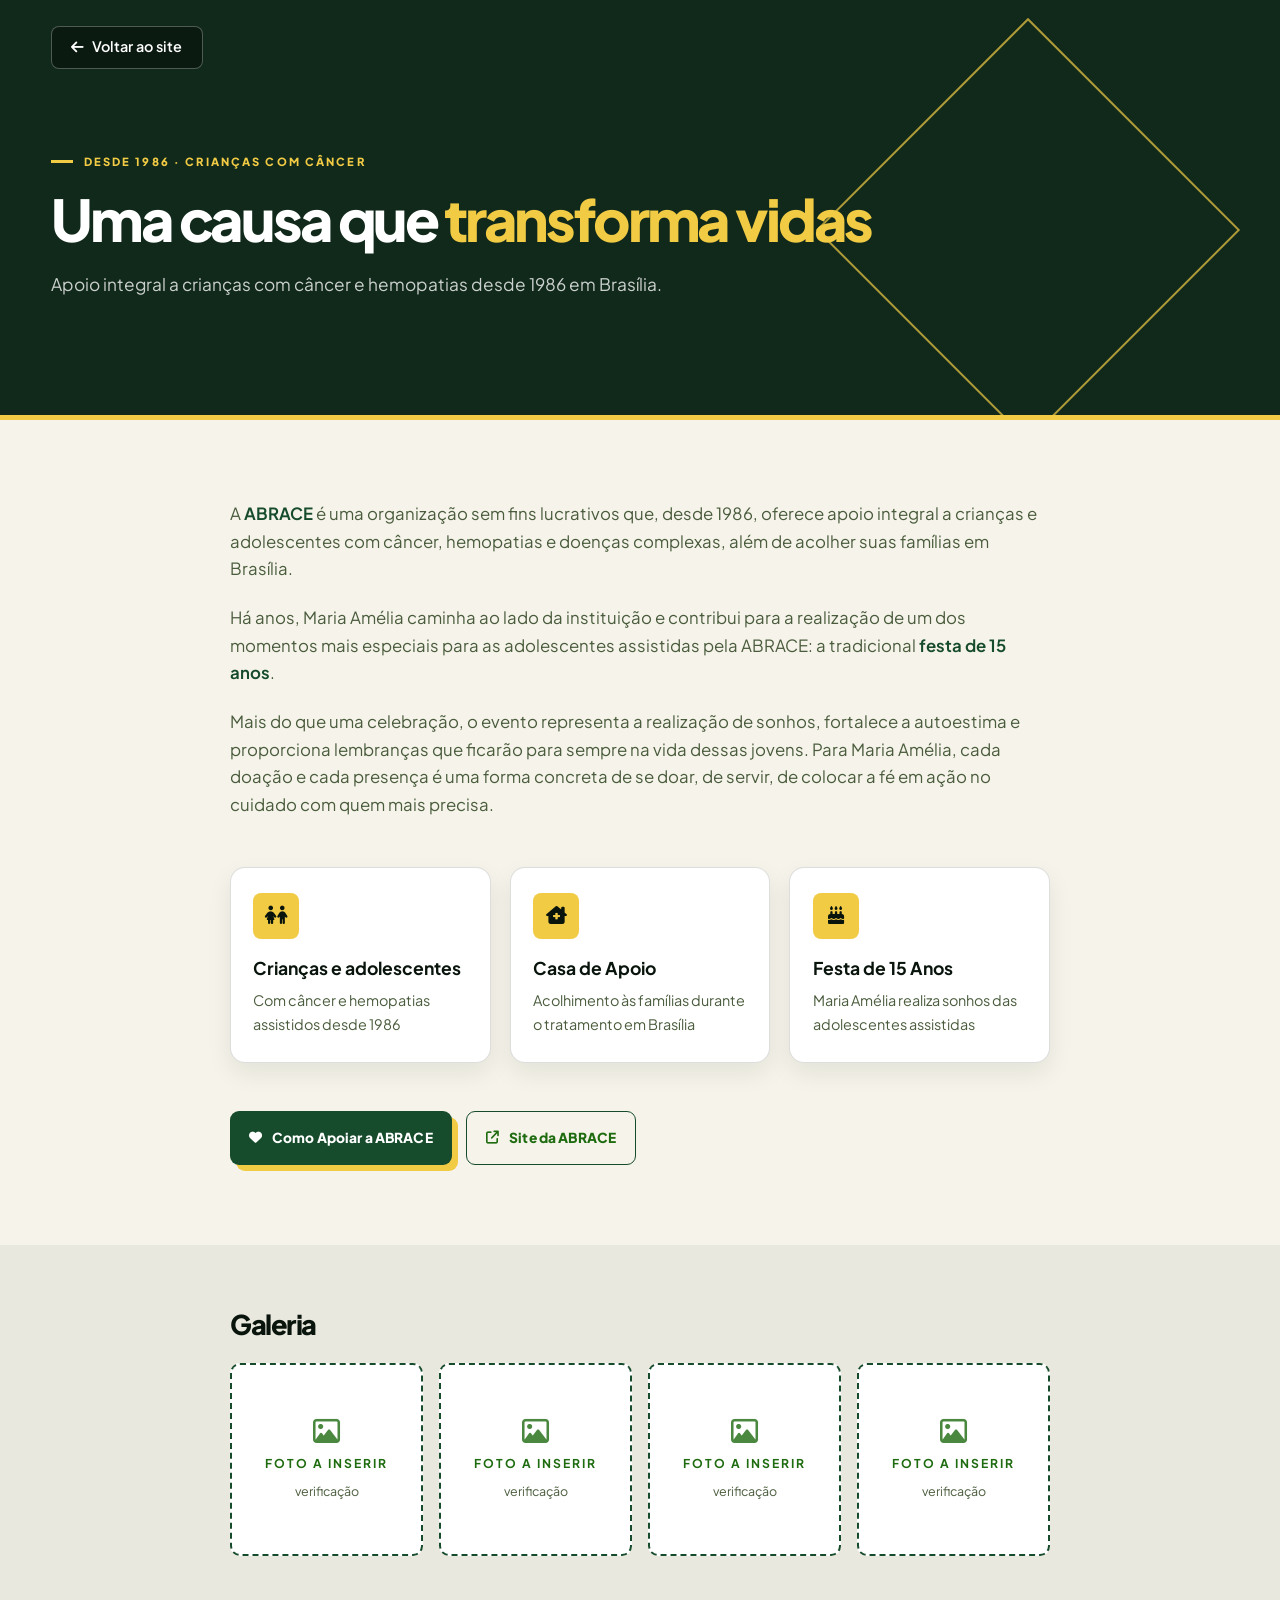
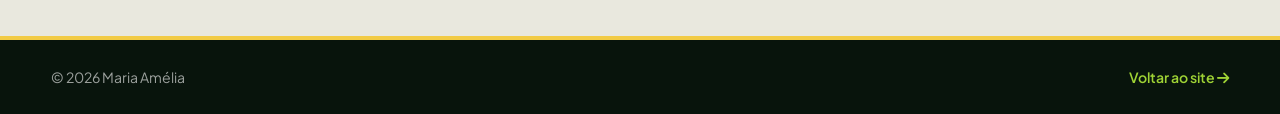
<file: acao-abrace.html>
<!DOCTYPE html>
<html lang="pt-BR">
<head>
  <meta charset="UTF-8">
  <meta name="viewport" content="width=device-width, initial-scale=1.0">
  <title>ABRACE · Maria Amélia</title>
  <meta name="description" content="Apoio integral a crianças com câncer e hemopatias desde 1986 em Brasília.">
  <link rel="icon" href="assets/logo/logo-maria-amelia.png" type="image/png">
  <link rel="preconnect" href="https://fonts.googleapis.com">
  <link rel="preconnect" href="https://fonts.gstatic.com" crossorigin>
  <link href="https://fonts.googleapis.com/css2?family=Plus+Jakarta+Sans:ital,wght@0,400..800;1,400..800&display=swap" rel="stylesheet">
  <link rel="stylesheet" href="https://cdnjs.cloudflare.com/ajax/libs/font-awesome/6.5.0/css/all.min.css">
  <link rel="stylesheet" href="assets/css/style.css?v=institucional-3">
</head>
<body>

  <header class="pg-hero">
    <a class="pg-voltar" href="index.html#acoes"><i class="fa-solid fa-arrow-left"></i> Voltar ao site</a>
    <div class="wrap">
      <span class="etiqueta">Desde 1986 · Crianças com câncer</span>
      <h1>Uma causa que <em>transforma vidas</em></h1>
      <p class="lead">Apoio integral a crianças com câncer e hemopatias desde 1986 em Brasília.</p>
    </div>
  </header>

  <main class="pg-corpo">
    <div class="wrap">
      <p>A <strong>ABRACE</strong> é uma organização sem fins lucrativos que, desde 1986, oferece apoio integral a crianças e adolescentes com câncer, hemopatias e doenças complexas, além de acolher suas famílias em Brasília.</p>
      <p>Há anos, Maria Amélia caminha ao lado da instituição e contribui para a realização de um dos momentos mais especiais para as adolescentes assistidas pela ABRACE: a tradicional <strong>festa de 15 anos</strong>.</p>
      <p>Mais do que uma celebração, o evento representa a realização de sonhos, fortalece a autoestima e proporciona lembranças que ficarão para sempre na vida dessas jovens. Para Maria Amélia, cada doação e cada presença é uma forma concreta de se doar, de servir, de colocar a fé em ação no cuidado com quem mais precisa.</p>
      <div class="pg-hl">
        <article><i class="fa-solid fa-children"></i><b>Crianças e adolescentes</b><p>Com câncer e hemopatias assistidos desde 1986</p></article>
        <article><i class="fa-solid fa-house-chimney-medical"></i><b>Casa de Apoio</b><p>Acolhimento às famílias durante o tratamento em Brasília</p></article>
        <article><i class="fa-solid fa-cake-candles"></i><b>Festa de 15 Anos</b><p>Maria Amélia realiza sonhos das adolescentes assistidas</p></article>
      </div>

      <div class="pg-acao-links">
        <a class="btn btn-cheio" href="https://abrace.com.br/ajude/" target="_blank" rel="noopener noreferrer"><i class="fa-solid fa-heart"></i> Como Apoiar a ABRACE</a>
        <a class="btn btn-linha-verde" href="https://abrace.com.br/" target="_blank" rel="noopener noreferrer"><i class="fa-solid fa-arrow-up-right-from-square"></i> Site da ABRACE</a>
      </div>
    </div>
  </main>

  <section class="pg-galeria">
    <div class="wrap">
      <h2>Galeria</h2>
      <div class="pg-galeria-grid">
        <div class="foto-pend clara"><i class="fa-regular fa-image"></i><b>Foto a inserir</b><small>verificação</small></div>
        <div class="foto-pend clara"><i class="fa-regular fa-image"></i><b>Foto a inserir</b><small>verificação</small></div>
        <div class="foto-pend clara"><i class="fa-regular fa-image"></i><b>Foto a inserir</b><small>verificação</small></div>
        <div class="foto-pend clara"><i class="fa-regular fa-image"></i><b>Foto a inserir</b><small>verificação</small></div>
      </div>
    </div>
  </section>

  <footer class="pg-ft">
    <div class="wrap">
      <span>© 2026 Maria Amélia</span>
      <a href="index.html">Voltar ao site <i class="fa-solid fa-arrow-right"></i></a>
    </div>
  </footer>

</body>
</html>
</file>
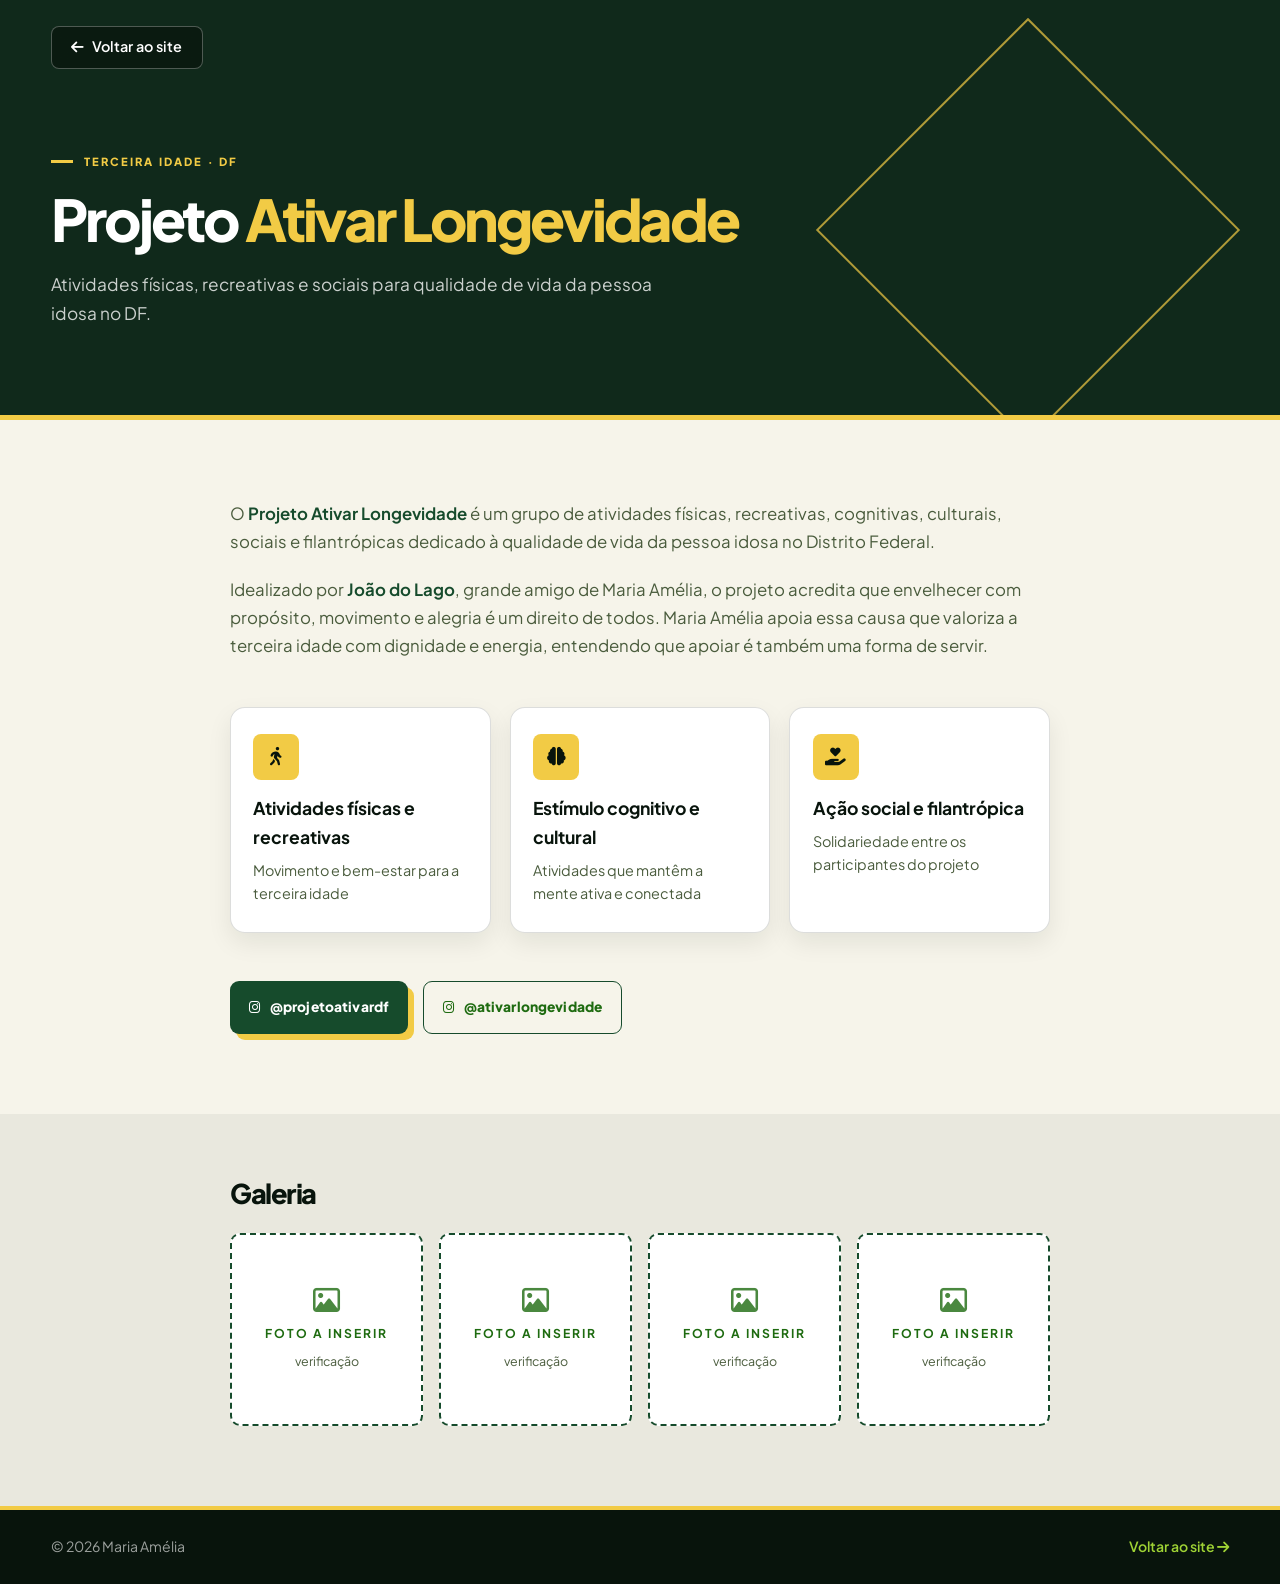
<file: acao-ativar.html>
<!DOCTYPE html>
<html lang="pt-BR">
<head>
  <meta charset="UTF-8">
  <meta name="viewport" content="width=device-width, initial-scale=1.0">
  <title>Projeto Ativar Longevidade · Maria Amélia</title>
  <meta name="description" content="Atividades físicas, recreativas e sociais para qualidade de vida da pessoa idosa no DF.">
  <link rel="icon" href="assets/logo/logo-maria-amelia.png" type="image/png">
  <link rel="preconnect" href="https://fonts.googleapis.com">
  <link rel="preconnect" href="https://fonts.gstatic.com" crossorigin>
  <link href="https://fonts.googleapis.com/css2?family=Plus+Jakarta+Sans:ital,wght@0,400..800;1,400..800&display=swap" rel="stylesheet">
  <link rel="stylesheet" href="https://cdnjs.cloudflare.com/ajax/libs/font-awesome/6.5.0/css/all.min.css">
  <link rel="stylesheet" href="assets/css/style.css?v=institucional-3">
</head>
<body>

  <header class="pg-hero">
    <a class="pg-voltar" href="index.html#acoes"><i class="fa-solid fa-arrow-left"></i> Voltar ao site</a>
    <div class="wrap">
      <span class="etiqueta">Terceira idade · DF</span>
      <h1>Projeto <em>Ativar Longevidade</em></h1>
      <p class="lead">Atividades físicas, recreativas e sociais para qualidade de vida da pessoa idosa no DF.</p>
    </div>
  </header>

  <main class="pg-corpo">
    <div class="wrap">
      <p>O <strong>Projeto Ativar Longevidade</strong> é um grupo de atividades físicas, recreativas, cognitivas, culturais, sociais e filantrópicas dedicado à qualidade de vida da pessoa idosa no Distrito Federal.</p>
      <p>Idealizado por <strong>João do Lago</strong>, grande amigo de Maria Amélia, o projeto acredita que envelhecer com propósito, movimento e alegria é um direito de todos. Maria Amélia apoia essa causa que valoriza a terceira idade com dignidade e energia, entendendo que apoiar é também uma forma de servir.</p>
      <div class="pg-hl">
        <article><i class="fa-solid fa-person-walking"></i><b>Atividades físicas e recreativas</b><p>Movimento e bem-estar para a terceira idade</p></article>
        <article><i class="fa-solid fa-brain"></i><b>Estímulo cognitivo e cultural</b><p>Atividades que mantêm a mente ativa e conectada</p></article>
        <article><i class="fa-solid fa-hand-holding-heart"></i><b>Ação social e filantrópica</b><p>Solidariedade entre os participantes do projeto</p></article>
      </div>

      <div class="pg-acao-links">
        <a class="btn btn-cheio" href="https://www.instagram.com/projetoativardf?igsh=cm9tazM0eGhpNGxw" target="_blank" rel="noopener noreferrer"><i class="fa-brands fa-instagram"></i> @projetoativardf</a>
        <a class="btn btn-linha-verde" href="https://www.instagram.com/ativarlongevidade?igsh=czBzMG10YTNzdDhy" target="_blank" rel="noopener noreferrer"><i class="fa-brands fa-instagram"></i> @ativarlongevidade</a>
      </div>
    </div>
  </main>

  <section class="pg-galeria">
    <div class="wrap">
      <h2>Galeria</h2>
      <div class="pg-galeria-grid">
        <div class="foto-pend clara"><i class="fa-regular fa-image"></i><b>Foto a inserir</b><small>verificação</small></div>
        <div class="foto-pend clara"><i class="fa-regular fa-image"></i><b>Foto a inserir</b><small>verificação</small></div>
        <div class="foto-pend clara"><i class="fa-regular fa-image"></i><b>Foto a inserir</b><small>verificação</small></div>
        <div class="foto-pend clara"><i class="fa-regular fa-image"></i><b>Foto a inserir</b><small>verificação</small></div>
      </div>
    </div>
  </section>

  <footer class="pg-ft">
    <div class="wrap">
      <span>© 2026 Maria Amélia</span>
      <a href="index.html">Voltar ao site <i class="fa-solid fa-arrow-right"></i></a>
    </div>
  </footer>

</body>
</html>
</file>
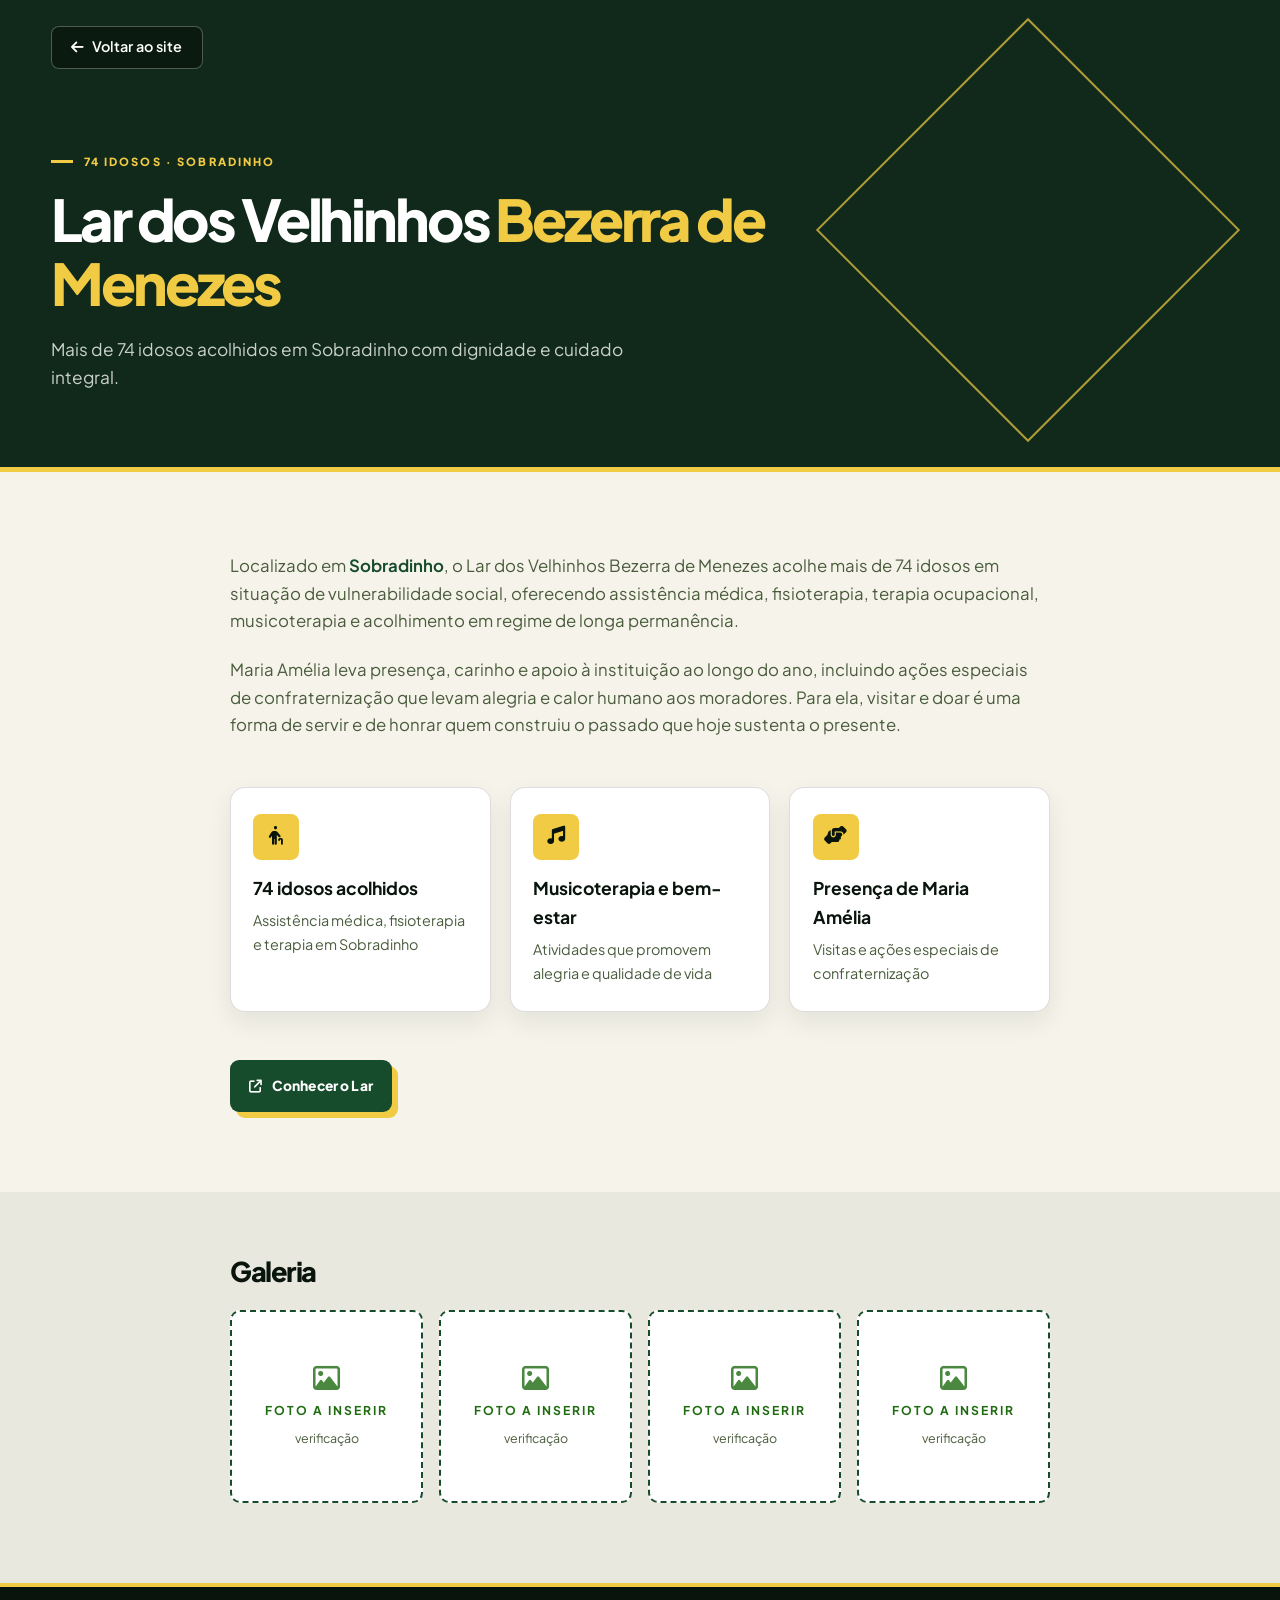
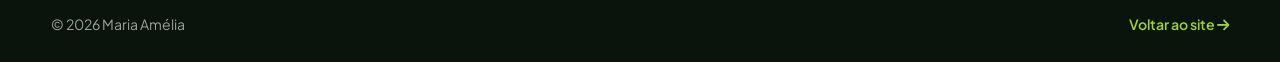
<file: acao-bezerra.html>
<!DOCTYPE html>
<html lang="pt-BR">
<head>
  <meta charset="UTF-8">
  <meta name="viewport" content="width=device-width, initial-scale=1.0">
  <title>Lar dos Velhinhos Bezerra de Menezes · Maria Amélia</title>
  <meta name="description" content="Mais de 74 idosos acolhidos em Sobradinho com dignidade e cuidado integral.">
  <link rel="icon" href="assets/logo/logo-maria-amelia.png" type="image/png">
  <link rel="preconnect" href="https://fonts.googleapis.com">
  <link rel="preconnect" href="https://fonts.gstatic.com" crossorigin>
  <link href="https://fonts.googleapis.com/css2?family=Plus+Jakarta+Sans:ital,wght@0,400..800;1,400..800&display=swap" rel="stylesheet">
  <link rel="stylesheet" href="https://cdnjs.cloudflare.com/ajax/libs/font-awesome/6.5.0/css/all.min.css">
  <link rel="stylesheet" href="assets/css/style.css?v=institucional-3">
</head>
<body>

  <header class="pg-hero">
    <a class="pg-voltar" href="index.html#acoes"><i class="fa-solid fa-arrow-left"></i> Voltar ao site</a>
    <div class="wrap">
      <span class="etiqueta">74 idosos · Sobradinho</span>
      <h1>Lar dos Velhinhos <em>Bezerra de Menezes</em></h1>
      <p class="lead">Mais de 74 idosos acolhidos em Sobradinho com dignidade e cuidado integral.</p>
    </div>
  </header>

  <main class="pg-corpo">
    <div class="wrap">
      <p>Localizado em <strong>Sobradinho</strong>, o Lar dos Velhinhos Bezerra de Menezes acolhe mais de 74 idosos em situação de vulnerabilidade social, oferecendo assistência médica, fisioterapia, terapia ocupacional, musicoterapia e acolhimento em regime de longa permanência.</p>
      <p>Maria Amélia leva presença, carinho e apoio à instituição ao longo do ano, incluindo ações especiais de confraternização que levam alegria e calor humano aos moradores. Para ela, visitar e doar é uma forma de servir e de honrar quem construiu o passado que hoje sustenta o presente.</p>
      <div class="pg-hl">
        <article><i class="fa-solid fa-person-cane"></i><b>74 idosos acolhidos</b><p>Assistência médica, fisioterapia e terapia em Sobradinho</p></article>
        <article><i class="fa-solid fa-music"></i><b>Musicoterapia e bem-estar</b><p>Atividades que promovem alegria e qualidade de vida</p></article>
        <article><i class="fa-solid fa-handshake-angle"></i><b>Presença de Maria Amélia</b><p>Visitas e ações especiais de confraternização</p></article>
      </div>

      <div class="pg-acao-links">
        <a class="btn btn-cheio" href="https://www.lardosvelhinhos.org.br/" target="_blank" rel="noopener noreferrer"><i class="fa-solid fa-arrow-up-right-from-square"></i> Conhecer o Lar</a>
      </div>
    </div>
  </main>

  <section class="pg-galeria">
    <div class="wrap">
      <h2>Galeria</h2>
      <div class="pg-galeria-grid">
        <div class="foto-pend clara"><i class="fa-regular fa-image"></i><b>Foto a inserir</b><small>verificação</small></div>
        <div class="foto-pend clara"><i class="fa-regular fa-image"></i><b>Foto a inserir</b><small>verificação</small></div>
        <div class="foto-pend clara"><i class="fa-regular fa-image"></i><b>Foto a inserir</b><small>verificação</small></div>
        <div class="foto-pend clara"><i class="fa-regular fa-image"></i><b>Foto a inserir</b><small>verificação</small></div>
      </div>
    </div>
  </section>

  <footer class="pg-ft">
    <div class="wrap">
      <span>© 2026 Maria Amélia</span>
      <a href="index.html">Voltar ao site <i class="fa-solid fa-arrow-right"></i></a>
    </div>
  </footer>

</body>
</html>
</file>
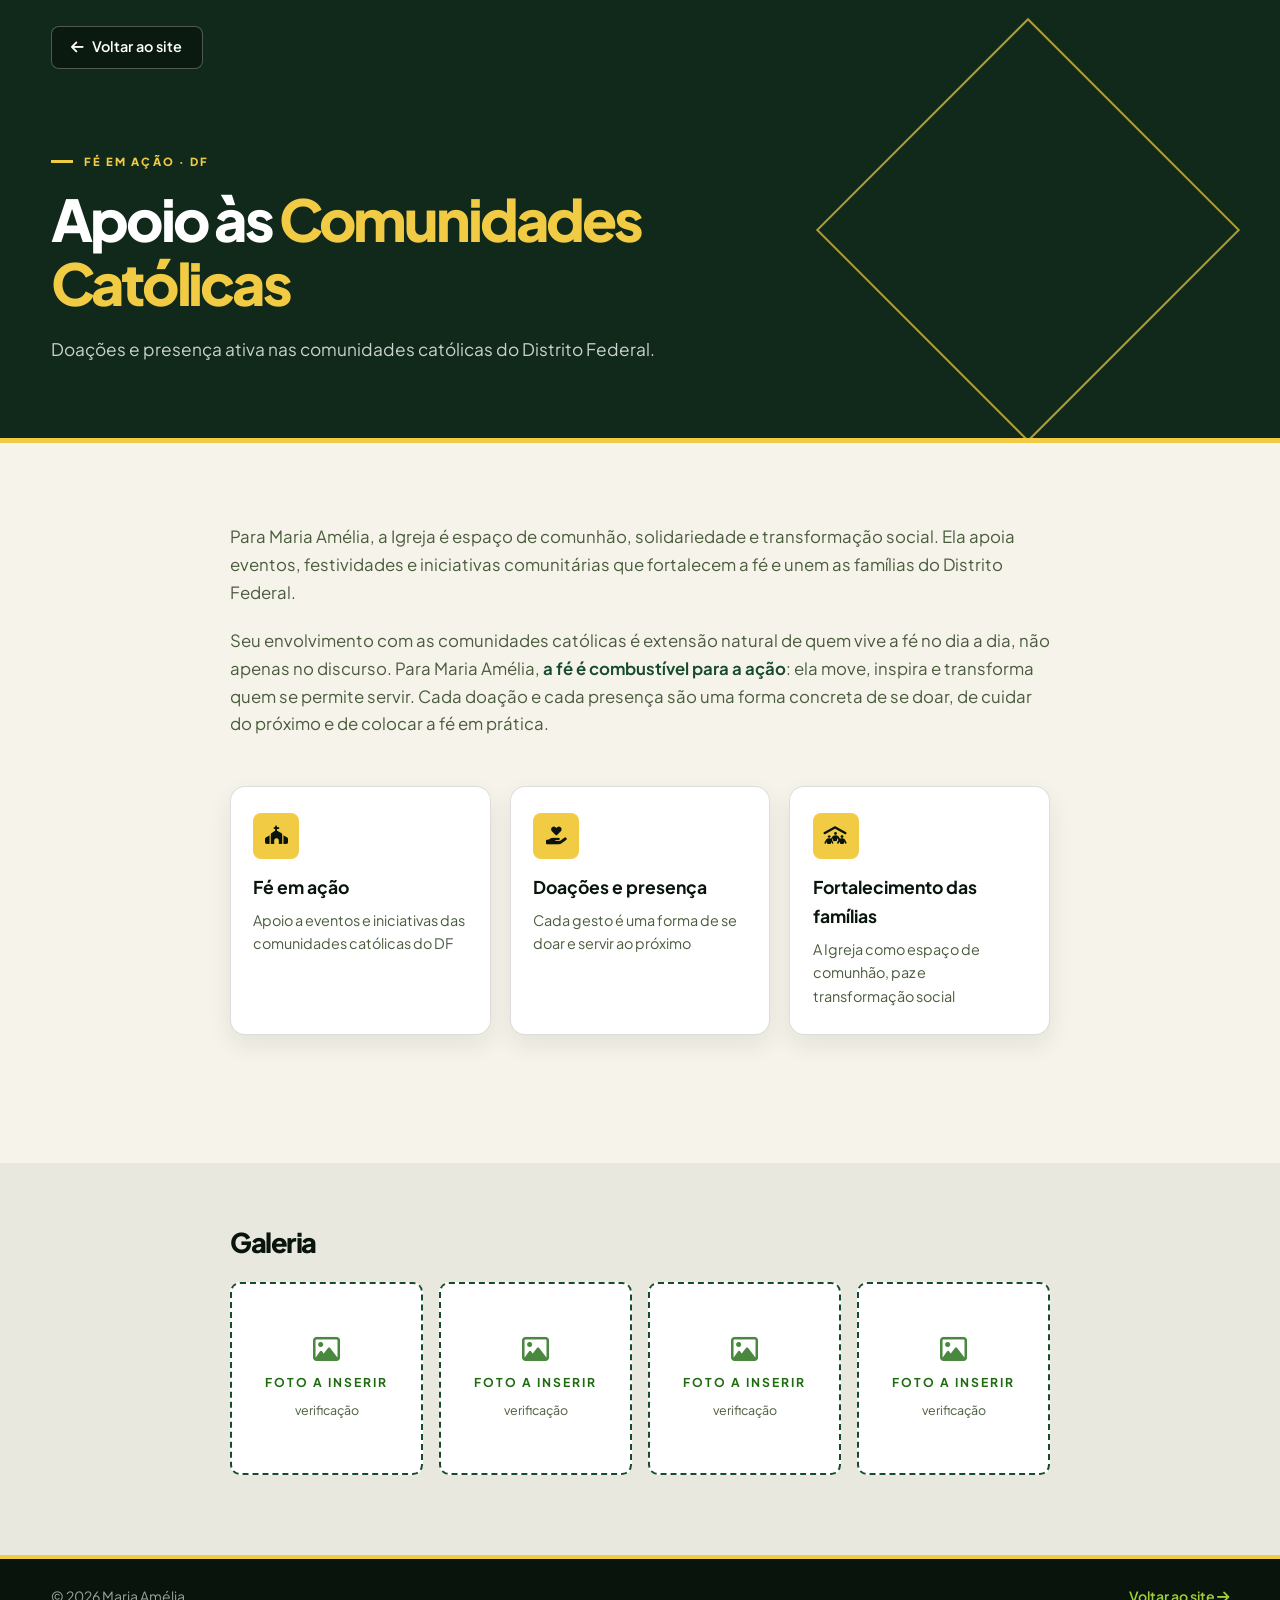
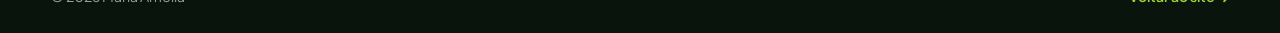
<file: acao-igrejas.html>
<!DOCTYPE html>
<html lang="pt-BR">
<head>
  <meta charset="UTF-8">
  <meta name="viewport" content="width=device-width, initial-scale=1.0">
  <title>Apoio às Comunidades Católicas · Maria Amélia</title>
  <meta name="description" content="Doações e presença ativa nas comunidades católicas do Distrito Federal.">
  <link rel="icon" href="assets/logo/logo-maria-amelia.png" type="image/png">
  <link rel="preconnect" href="https://fonts.googleapis.com">
  <link rel="preconnect" href="https://fonts.gstatic.com" crossorigin>
  <link href="https://fonts.googleapis.com/css2?family=Plus+Jakarta+Sans:ital,wght@0,400..800;1,400..800&display=swap" rel="stylesheet">
  <link rel="stylesheet" href="https://cdnjs.cloudflare.com/ajax/libs/font-awesome/6.5.0/css/all.min.css">
  <link rel="stylesheet" href="assets/css/style.css?v=institucional-3">
</head>
<body>

  <header class="pg-hero">
    <a class="pg-voltar" href="index.html#acoes"><i class="fa-solid fa-arrow-left"></i> Voltar ao site</a>
    <div class="wrap">
      <span class="etiqueta">Fé em ação · DF</span>
      <h1>Apoio às <em>Comunidades Católicas</em></h1>
      <p class="lead">Doações e presença ativa nas comunidades católicas do Distrito Federal.</p>
    </div>
  </header>

  <main class="pg-corpo">
    <div class="wrap">
      <p>Para Maria Amélia, a Igreja é espaço de comunhão, solidariedade e transformação social. Ela apoia eventos, festividades e iniciativas comunitárias que fortalecem a fé e unem as famílias do Distrito Federal.</p>
      <p>Seu envolvimento com as comunidades católicas é extensão natural de quem vive a fé no dia a dia, não apenas no discurso. Para Maria Amélia, <strong>a fé é combustível para a ação</strong>: ela move, inspira e transforma quem se permite servir. Cada doação e cada presença são uma forma concreta de se doar, de cuidar do próximo e de colocar a fé em prática.</p>
      <div class="pg-hl">
        <article><i class="fa-solid fa-church"></i><b>Fé em ação</b><p>Apoio a eventos e iniciativas das comunidades católicas do DF</p></article>
        <article><i class="fa-solid fa-hand-holding-heart"></i><b>Doações e presença</b><p>Cada gesto é uma forma de se doar e servir ao próximo</p></article>
        <article><i class="fa-solid fa-people-roof"></i><b>Fortalecimento das famílias</b><p>A Igreja como espaço de comunhão, paz e transformação social</p></article>
      </div>

      <div class="pg-acao-links">

      </div>
    </div>
  </main>

  <section class="pg-galeria">
    <div class="wrap">
      <h2>Galeria</h2>
      <div class="pg-galeria-grid">
        <div class="foto-pend clara"><i class="fa-regular fa-image"></i><b>Foto a inserir</b><small>verificação</small></div>
        <div class="foto-pend clara"><i class="fa-regular fa-image"></i><b>Foto a inserir</b><small>verificação</small></div>
        <div class="foto-pend clara"><i class="fa-regular fa-image"></i><b>Foto a inserir</b><small>verificação</small></div>
        <div class="foto-pend clara"><i class="fa-regular fa-image"></i><b>Foto a inserir</b><small>verificação</small></div>
      </div>
    </div>
  </section>

  <footer class="pg-ft">
    <div class="wrap">
      <span>© 2026 Maria Amélia</span>
      <a href="index.html">Voltar ao site <i class="fa-solid fa-arrow-right"></i></a>
    </div>
  </footer>

</body>
</html>
</file>
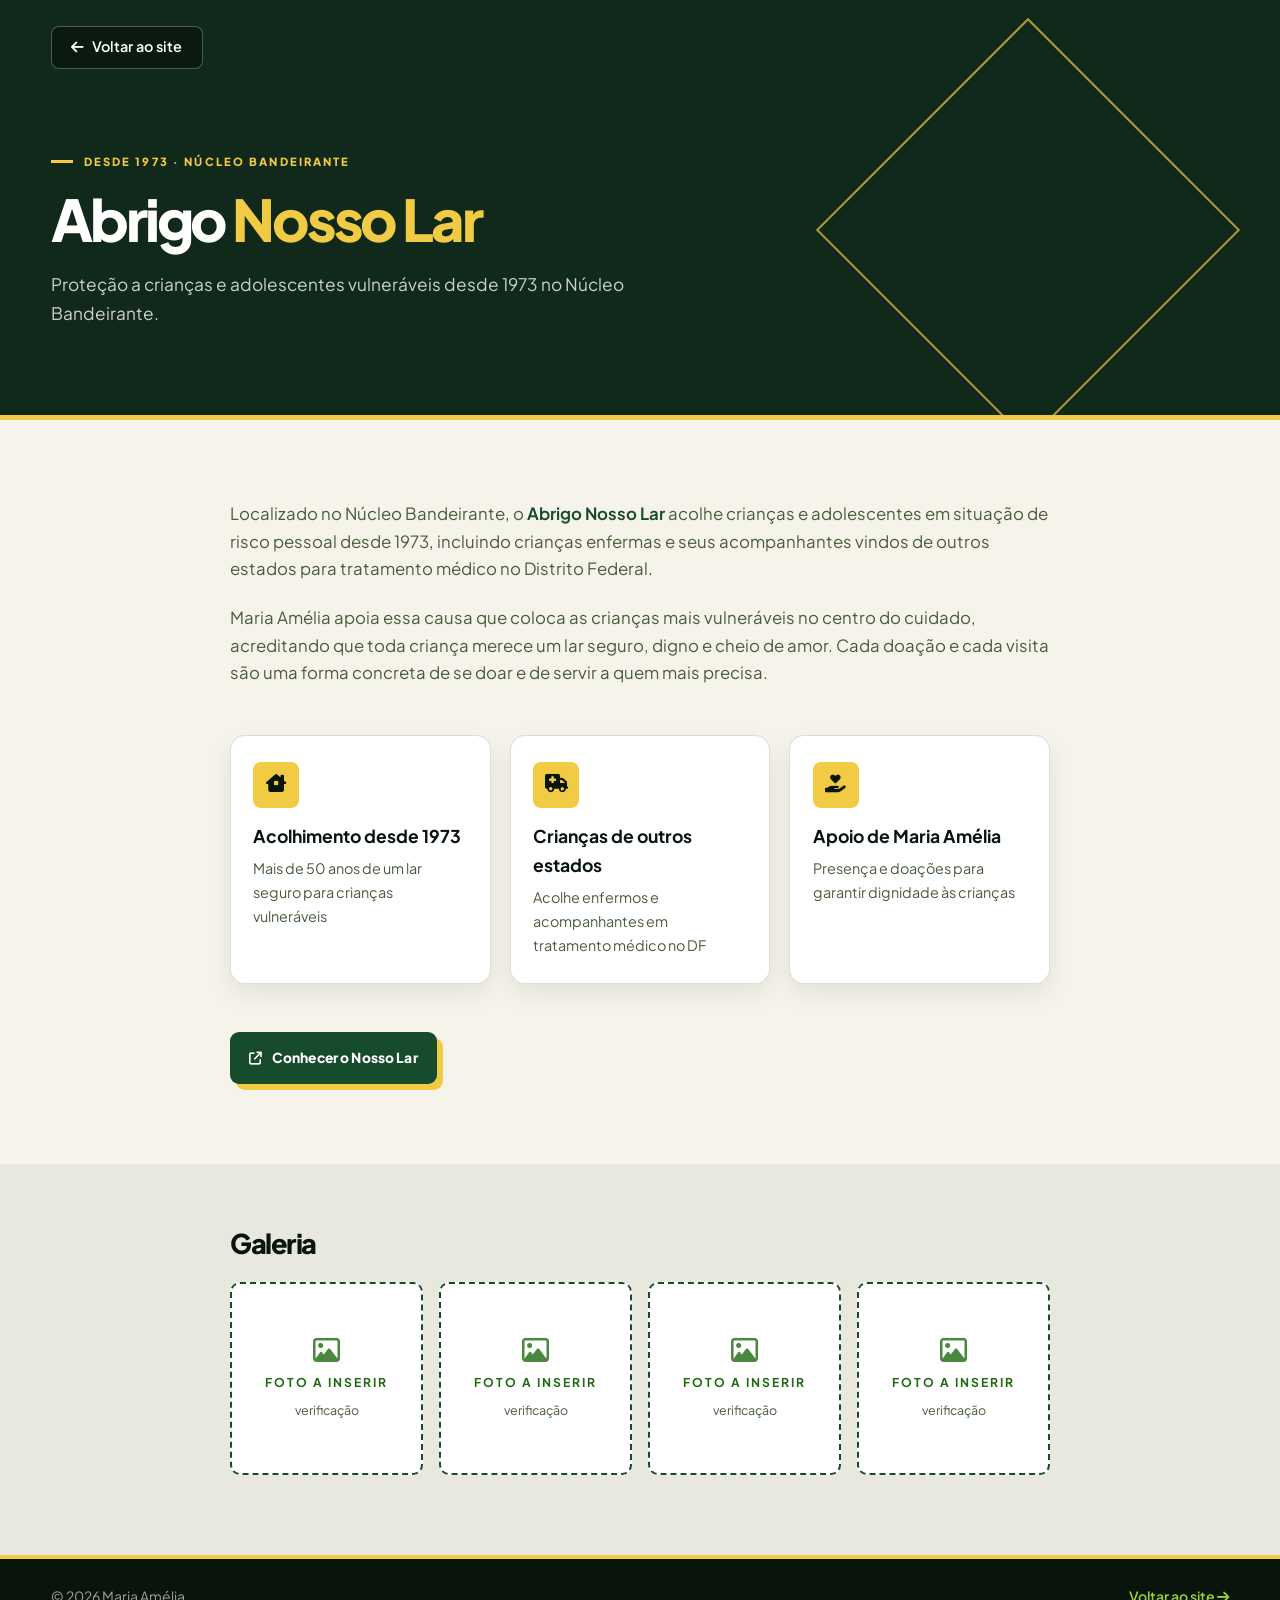
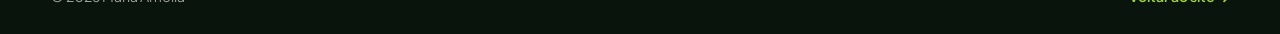
<file: acao-nossolar.html>
<!DOCTYPE html>
<html lang="pt-BR">
<head>
  <meta charset="UTF-8">
  <meta name="viewport" content="width=device-width, initial-scale=1.0">
  <title>Abrigo Nosso Lar · Maria Amélia</title>
  <meta name="description" content="Proteção a crianças e adolescentes vulneráveis desde 1973 no Núcleo Bandeirante.">
  <link rel="icon" href="assets/logo/logo-maria-amelia.png" type="image/png">
  <link rel="preconnect" href="https://fonts.googleapis.com">
  <link rel="preconnect" href="https://fonts.gstatic.com" crossorigin>
  <link href="https://fonts.googleapis.com/css2?family=Plus+Jakarta+Sans:ital,wght@0,400..800;1,400..800&display=swap" rel="stylesheet">
  <link rel="stylesheet" href="https://cdnjs.cloudflare.com/ajax/libs/font-awesome/6.5.0/css/all.min.css">
  <link rel="stylesheet" href="assets/css/style.css?v=institucional-3">
</head>
<body>

  <header class="pg-hero">
    <a class="pg-voltar" href="index.html#acoes"><i class="fa-solid fa-arrow-left"></i> Voltar ao site</a>
    <div class="wrap">
      <span class="etiqueta">Desde 1973 · Núcleo Bandeirante</span>
      <h1>Abrigo <em>Nosso Lar</em></h1>
      <p class="lead">Proteção a crianças e adolescentes vulneráveis desde 1973 no Núcleo Bandeirante.</p>
    </div>
  </header>

  <main class="pg-corpo">
    <div class="wrap">
      <p>Localizado no Núcleo Bandeirante, o <strong>Abrigo Nosso Lar</strong> acolhe crianças e adolescentes em situação de risco pessoal desde 1973, incluindo crianças enfermas e seus acompanhantes vindos de outros estados para tratamento médico no Distrito Federal.</p>
      <p>Maria Amélia apoia essa causa que coloca as crianças mais vulneráveis no centro do cuidado, acreditando que toda criança merece um lar seguro, digno e cheio de amor. Cada doação e cada visita são uma forma concreta de se doar e de servir a quem mais precisa.</p>
      <div class="pg-hl">
        <article><i class="fa-solid fa-house-chimney-window"></i><b>Acolhimento desde 1973</b><p>Mais de 50 anos de um lar seguro para crianças vulneráveis</p></article>
        <article><i class="fa-solid fa-truck-medical"></i><b>Crianças de outros estados</b><p>Acolhe enfermos e acompanhantes em tratamento médico no DF</p></article>
        <article><i class="fa-solid fa-hand-holding-heart"></i><b>Apoio de Maria Amélia</b><p>Presença e doações para garantir dignidade às crianças</p></article>
      </div>

      <div class="pg-acao-links">
        <a class="btn btn-cheio" href="https://www.nossolardf.org.br/" target="_blank" rel="noopener noreferrer"><i class="fa-solid fa-arrow-up-right-from-square"></i> Conhecer o Nosso Lar</a>
      </div>
    </div>
  </main>

  <section class="pg-galeria">
    <div class="wrap">
      <h2>Galeria</h2>
      <div class="pg-galeria-grid">
        <div class="foto-pend clara"><i class="fa-regular fa-image"></i><b>Foto a inserir</b><small>verificação</small></div>
        <div class="foto-pend clara"><i class="fa-regular fa-image"></i><b>Foto a inserir</b><small>verificação</small></div>
        <div class="foto-pend clara"><i class="fa-regular fa-image"></i><b>Foto a inserir</b><small>verificação</small></div>
        <div class="foto-pend clara"><i class="fa-regular fa-image"></i><b>Foto a inserir</b><small>verificação</small></div>
      </div>
    </div>
  </section>

  <footer class="pg-ft">
    <div class="wrap">
      <span>© 2026 Maria Amélia</span>
      <a href="index.html">Voltar ao site <i class="fa-solid fa-arrow-right"></i></a>
    </div>
  </footer>

</body>
</html>
</file>
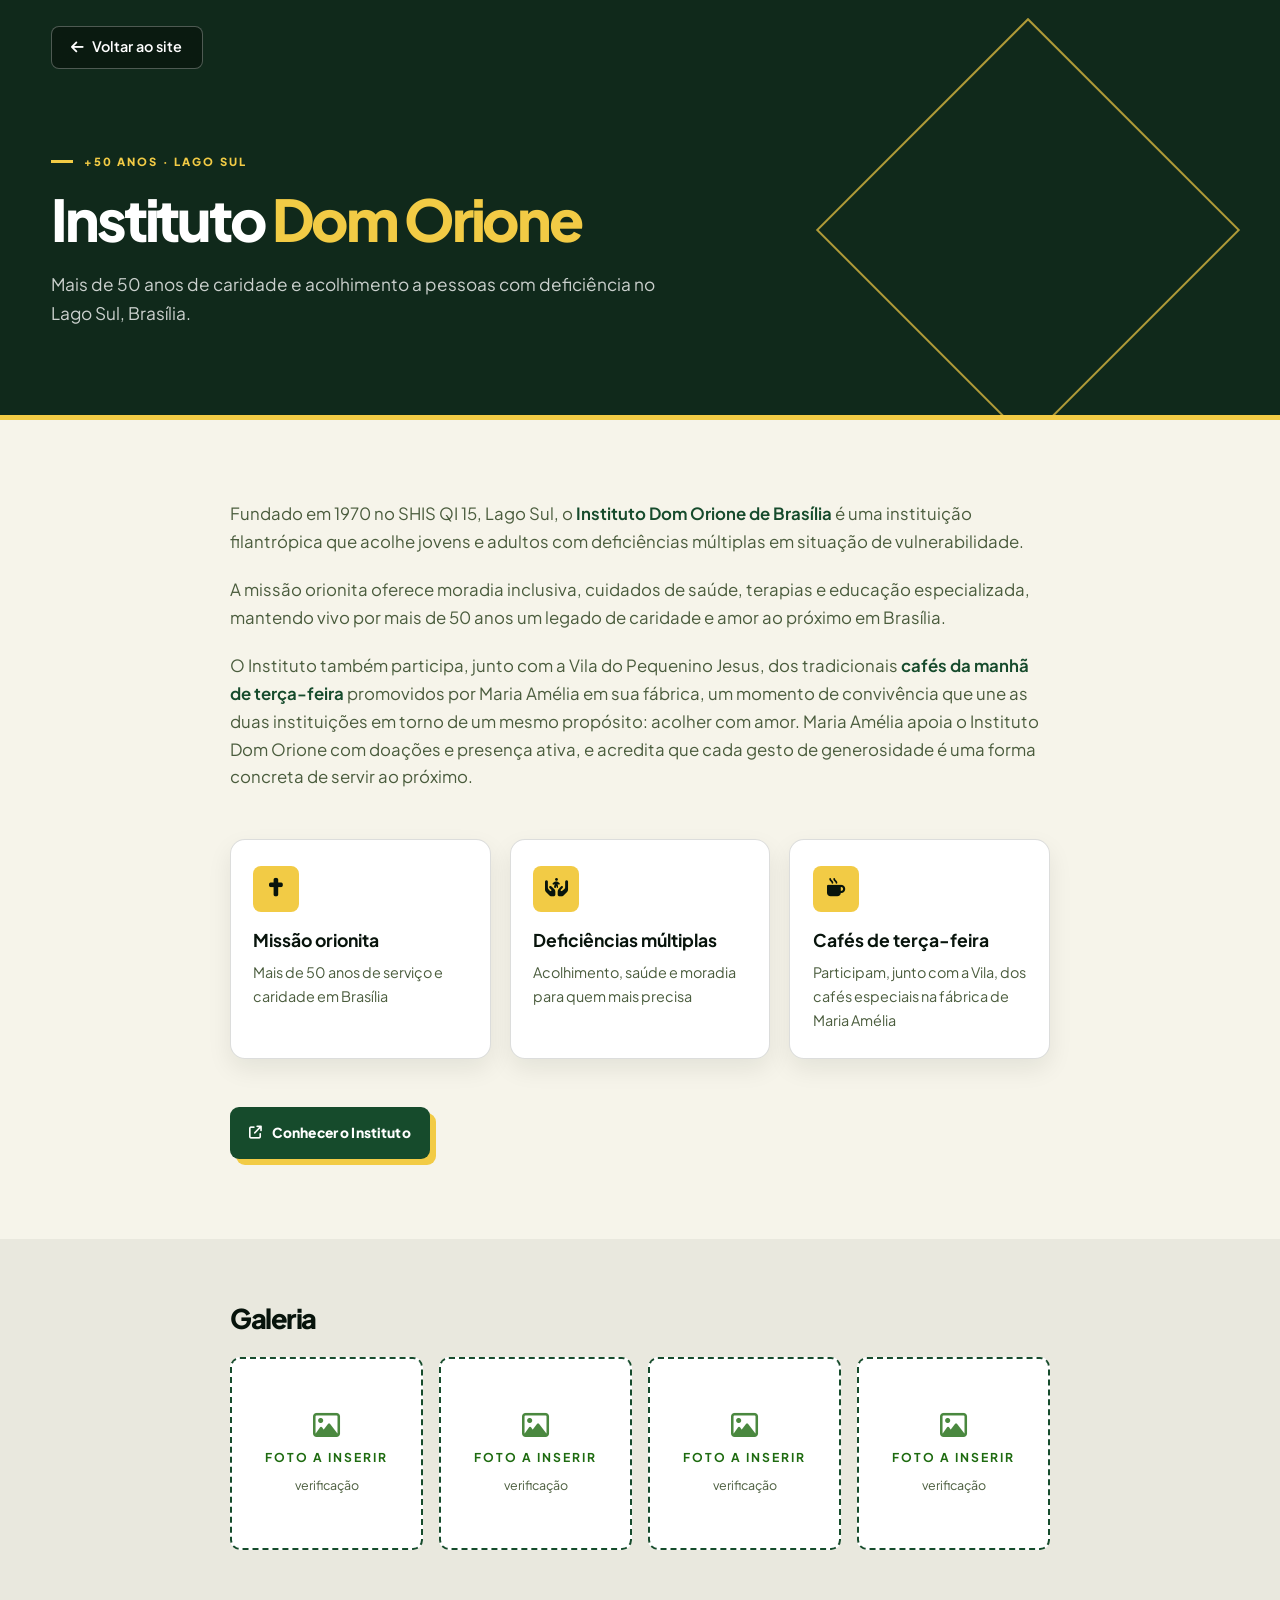
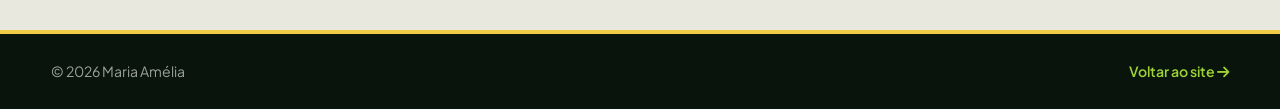
<file: acao-orione.html>
<!DOCTYPE html>
<html lang="pt-BR">
<head>
  <meta charset="UTF-8">
  <meta name="viewport" content="width=device-width, initial-scale=1.0">
  <title>Instituto Dom Orione · Maria Amélia</title>
  <meta name="description" content="Mais de 50 anos de caridade e acolhimento a pessoas com deficiência no Lago Sul, Brasília.">
  <link rel="icon" href="assets/logo/logo-maria-amelia.png" type="image/png">
  <link rel="preconnect" href="https://fonts.googleapis.com">
  <link rel="preconnect" href="https://fonts.gstatic.com" crossorigin>
  <link href="https://fonts.googleapis.com/css2?family=Plus+Jakarta+Sans:ital,wght@0,400..800;1,400..800&display=swap" rel="stylesheet">
  <link rel="stylesheet" href="https://cdnjs.cloudflare.com/ajax/libs/font-awesome/6.5.0/css/all.min.css">
  <link rel="stylesheet" href="assets/css/style.css?v=institucional-3">
</head>
<body>

  <header class="pg-hero">
    <a class="pg-voltar" href="index.html#acoes"><i class="fa-solid fa-arrow-left"></i> Voltar ao site</a>
    <div class="wrap">
      <span class="etiqueta">+50 anos · Lago Sul</span>
      <h1>Instituto <em>Dom Orione</em></h1>
      <p class="lead">Mais de 50 anos de caridade e acolhimento a pessoas com deficiência no Lago Sul, Brasília.</p>
    </div>
  </header>

  <main class="pg-corpo">
    <div class="wrap">
      <p>Fundado em 1970 no SHIS QI 15, Lago Sul, o <strong>Instituto Dom Orione de Brasília</strong> é uma instituição filantrópica que acolhe jovens e adultos com deficiências múltiplas em situação de vulnerabilidade.</p>
      <p>A missão orionita oferece moradia inclusiva, cuidados de saúde, terapias e educação especializada, mantendo vivo por mais de 50 anos um legado de caridade e amor ao próximo em Brasília.</p>
      <p>O Instituto também participa, junto com a Vila do Pequenino Jesus, dos tradicionais <strong>cafés da manhã de terça-feira</strong> promovidos por Maria Amélia em sua fábrica, um momento de convivência que une as duas instituições em torno de um mesmo propósito: acolher com amor. Maria Amélia apoia o Instituto Dom Orione com doações e presença ativa, e acredita que cada gesto de generosidade é uma forma concreta de servir ao próximo.</p>
      <div class="pg-hl">
        <article><i class="fa-solid fa-cross"></i><b>Missão orionita</b><p>Mais de 50 anos de serviço e caridade em Brasília</p></article>
        <article><i class="fa-solid fa-hands-holding-child"></i><b>Deficiências múltiplas</b><p>Acolhimento, saúde e moradia para quem mais precisa</p></article>
        <article><i class="fa-solid fa-mug-hot"></i><b>Cafés de terça-feira</b><p>Participam, junto com a Vila, dos cafés especiais na fábrica de Maria Amélia</p></article>
      </div>

      <div class="pg-acao-links">
        <a class="btn btn-cheio" href="https://institutodomorione.com.br/" target="_blank" rel="noopener noreferrer"><i class="fa-solid fa-arrow-up-right-from-square"></i> Conhecer o Instituto</a>
      </div>
    </div>
  </main>

  <section class="pg-galeria">
    <div class="wrap">
      <h2>Galeria</h2>
      <div class="pg-galeria-grid">
        <div class="foto-pend clara"><i class="fa-regular fa-image"></i><b>Foto a inserir</b><small>verificação</small></div>
        <div class="foto-pend clara"><i class="fa-regular fa-image"></i><b>Foto a inserir</b><small>verificação</small></div>
        <div class="foto-pend clara"><i class="fa-regular fa-image"></i><b>Foto a inserir</b><small>verificação</small></div>
        <div class="foto-pend clara"><i class="fa-regular fa-image"></i><b>Foto a inserir</b><small>verificação</small></div>
      </div>
    </div>
  </section>

  <footer class="pg-ft">
    <div class="wrap">
      <span>© 2026 Maria Amélia</span>
      <a href="index.html">Voltar ao site <i class="fa-solid fa-arrow-right"></i></a>
    </div>
  </footer>

</body>
</html>
</file>
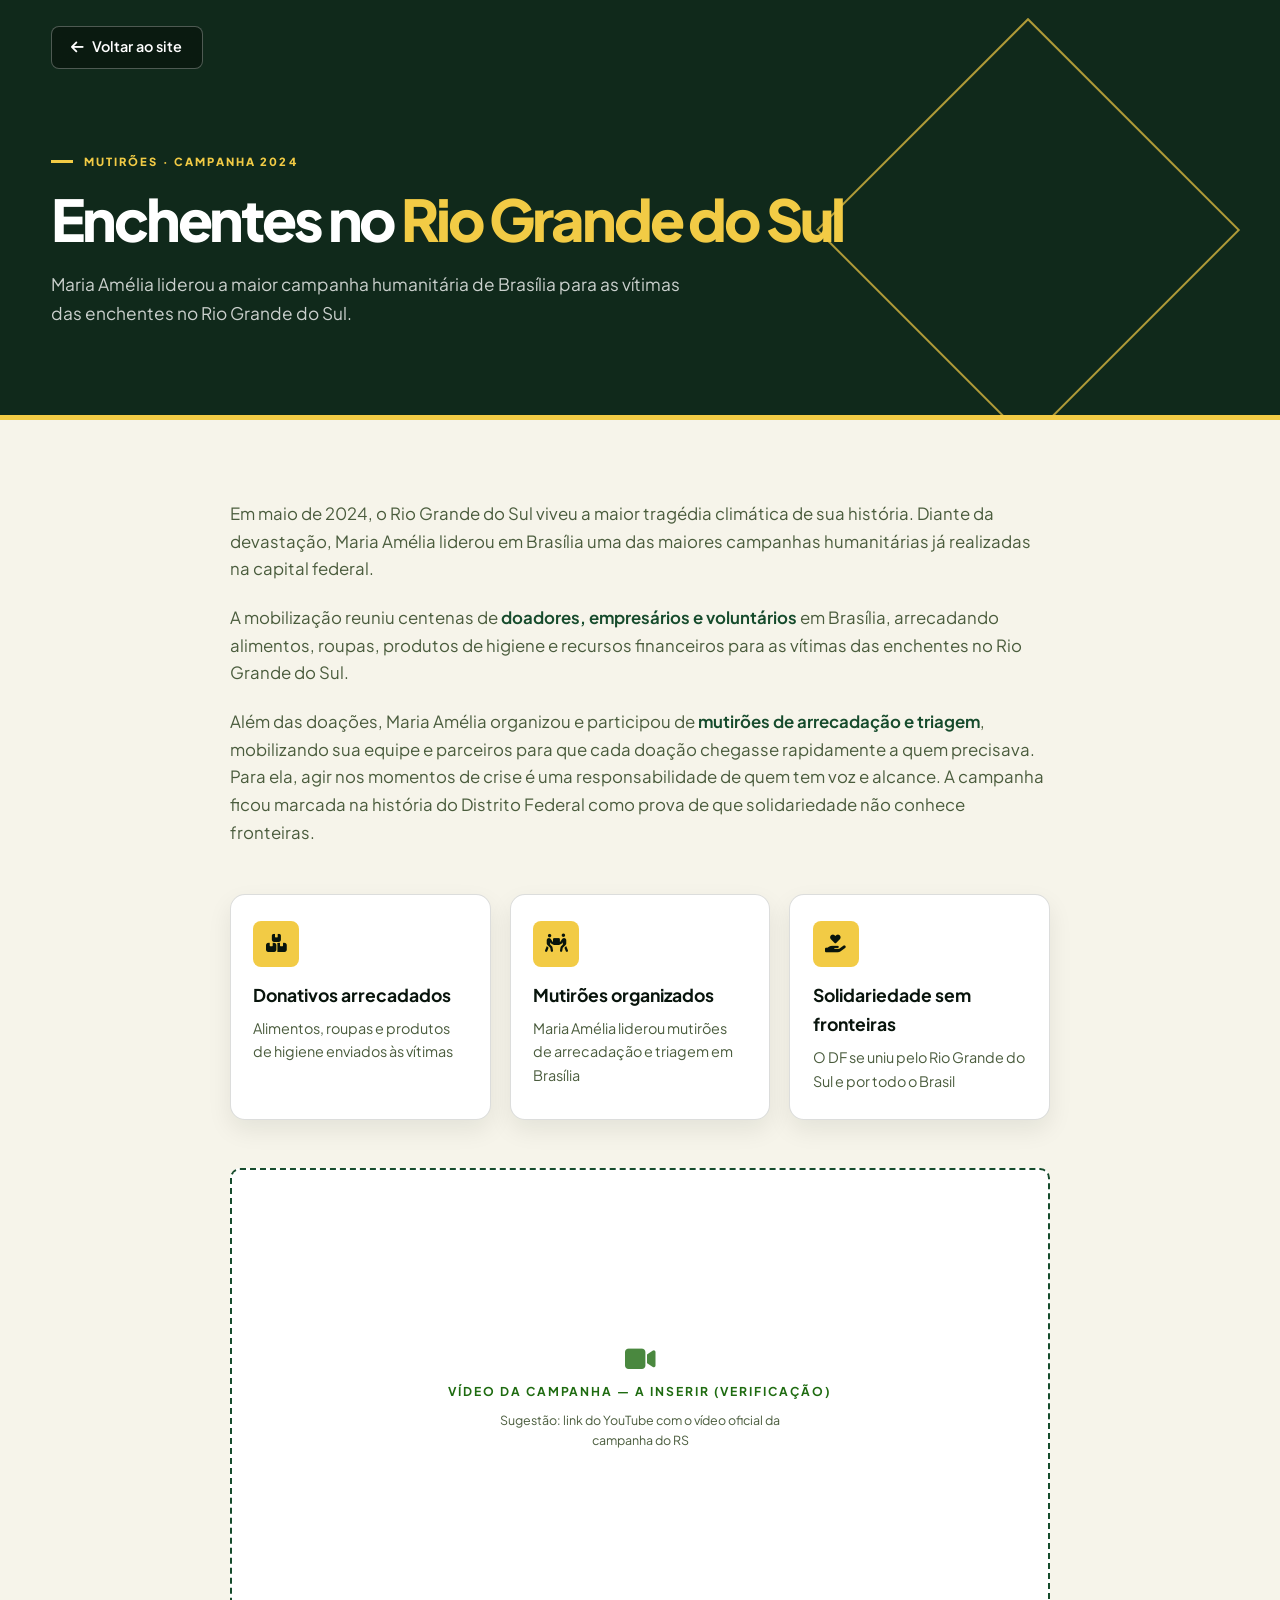
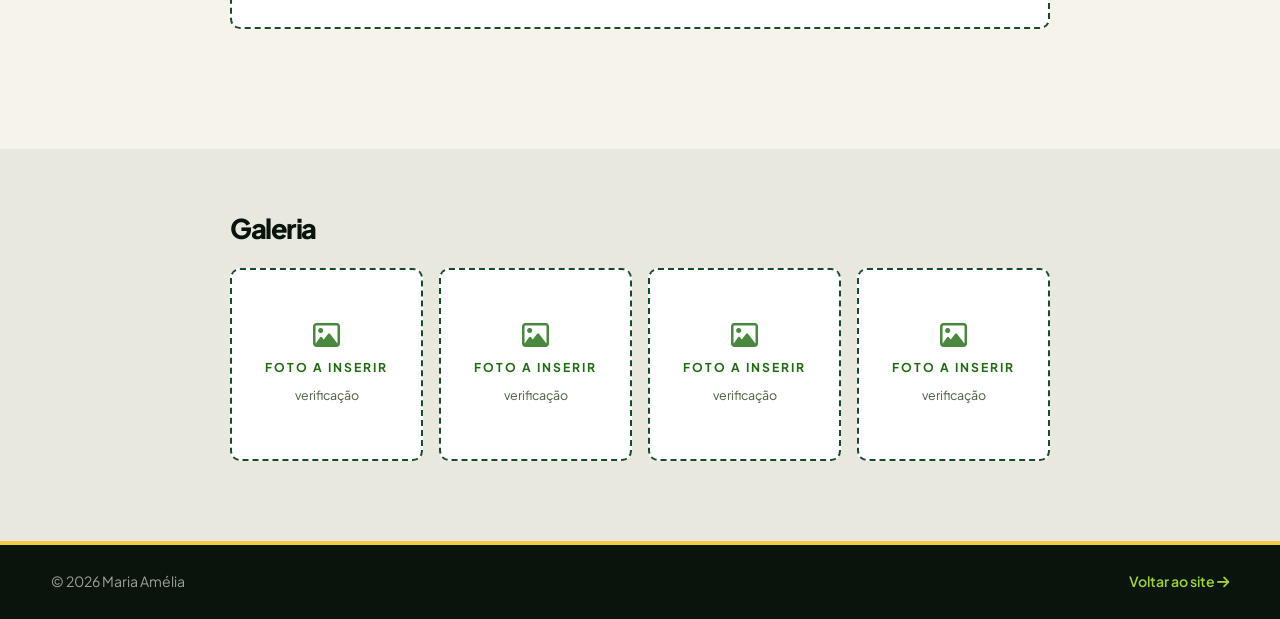
<file: acao-rs.html>
<!DOCTYPE html>
<html lang="pt-BR">
<head>
  <meta charset="UTF-8">
  <meta name="viewport" content="width=device-width, initial-scale=1.0">
  <title>Enchentes no Rio Grande do Sul · Maria Amélia</title>
  <meta name="description" content="Maria Amélia liderou a maior campanha humanitária de Brasília para as vítimas das enchentes no Rio Grande do Sul.">
  <link rel="icon" href="assets/logo/logo-maria-amelia.png" type="image/png">
  <link rel="preconnect" href="https://fonts.googleapis.com">
  <link rel="preconnect" href="https://fonts.gstatic.com" crossorigin>
  <link href="https://fonts.googleapis.com/css2?family=Plus+Jakarta+Sans:ital,wght@0,400..800;1,400..800&display=swap" rel="stylesheet">
  <link rel="stylesheet" href="https://cdnjs.cloudflare.com/ajax/libs/font-awesome/6.5.0/css/all.min.css">
  <link rel="stylesheet" href="assets/css/style.css?v=institucional-3">
</head>
<body>

  <header class="pg-hero">
    <a class="pg-voltar" href="index.html#acoes"><i class="fa-solid fa-arrow-left"></i> Voltar ao site</a>
    <div class="wrap">
      <span class="etiqueta">Mutirões · Campanha 2024</span>
      <h1>Enchentes no <em>Rio Grande do Sul</em></h1>
      <p class="lead">Maria Amélia liderou a maior campanha humanitária de Brasília para as vítimas das enchentes no Rio Grande do Sul.</p>
    </div>
  </header>

  <main class="pg-corpo">
    <div class="wrap">
      <p>Em maio de 2024, o Rio Grande do Sul viveu a maior tragédia climática de sua história. Diante da devastação, Maria Amélia liderou em Brasília uma das maiores campanhas humanitárias já realizadas na capital federal.</p>
      <p>A mobilização reuniu centenas de <strong>doadores, empresários e voluntários</strong> em Brasília, arrecadando alimentos, roupas, produtos de higiene e recursos financeiros para as vítimas das enchentes no Rio Grande do Sul.</p>
      <p>Além das doações, Maria Amélia organizou e participou de <strong>mutirões de arrecadação e triagem</strong>, mobilizando sua equipe e parceiros para que cada doação chegasse rapidamente a quem precisava. Para ela, agir nos momentos de crise é uma responsabilidade de quem tem voz e alcance. A campanha ficou marcada na história do Distrito Federal como prova de que solidariedade não conhece fronteiras.</p>
      <div class="pg-hl">
        <article><i class="fa-solid fa-boxes-stacked"></i><b>Donativos arrecadados</b><p>Alimentos, roupas e produtos de higiene enviados às vítimas</p></article>
        <article><i class="fa-solid fa-people-carry-box"></i><b>Mutirões organizados</b><p>Maria Amélia liderou mutirões de arrecadação e triagem em Brasília</p></article>
        <article><i class="fa-solid fa-hand-holding-heart"></i><b>Solidariedade sem fronteiras</b><p>O DF se uniu pelo Rio Grande do Sul e por todo o Brasil</p></article>
      </div>
      <div class="foto-pend clara" style="aspect-ratio:16/9;margin:2.5rem 0">
        <i class="fa-solid fa-video"></i>
        <b>Vídeo da campanha — a inserir (verificação)</b>
        <small>Sugestão: link do YouTube com o vídeo oficial da campanha do RS</small>
      </div>
      <div class="pg-acao-links">

      </div>
    </div>
  </main>

  <section class="pg-galeria">
    <div class="wrap">
      <h2>Galeria</h2>
      <div class="pg-galeria-grid">
        <div class="foto-pend clara"><i class="fa-regular fa-image"></i><b>Foto a inserir</b><small>verificação</small></div>
        <div class="foto-pend clara"><i class="fa-regular fa-image"></i><b>Foto a inserir</b><small>verificação</small></div>
        <div class="foto-pend clara"><i class="fa-regular fa-image"></i><b>Foto a inserir</b><small>verificação</small></div>
        <div class="foto-pend clara"><i class="fa-regular fa-image"></i><b>Foto a inserir</b><small>verificação</small></div>
      </div>
    </div>
  </section>

  <footer class="pg-ft">
    <div class="wrap">
      <span>© 2026 Maria Amélia</span>
      <a href="index.html">Voltar ao site <i class="fa-solid fa-arrow-right"></i></a>
    </div>
  </footer>

</body>
</html>
</file>
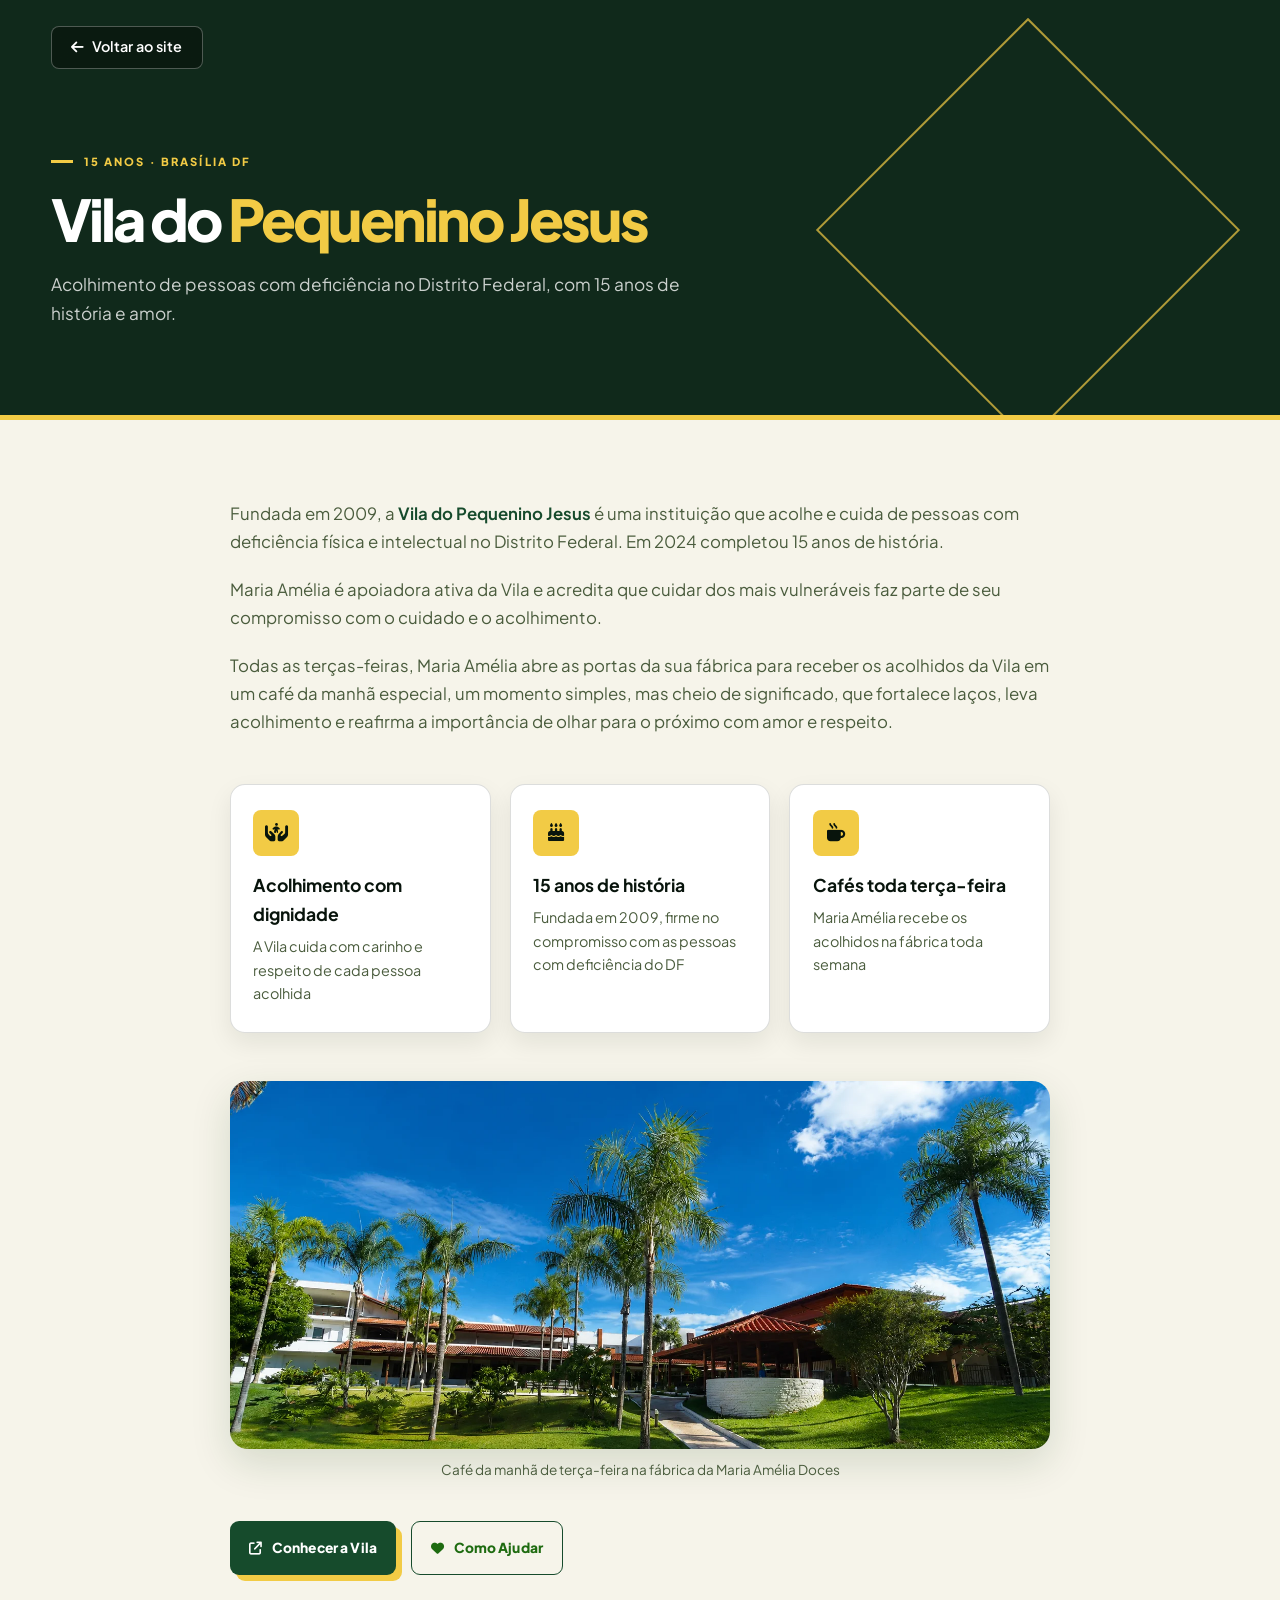
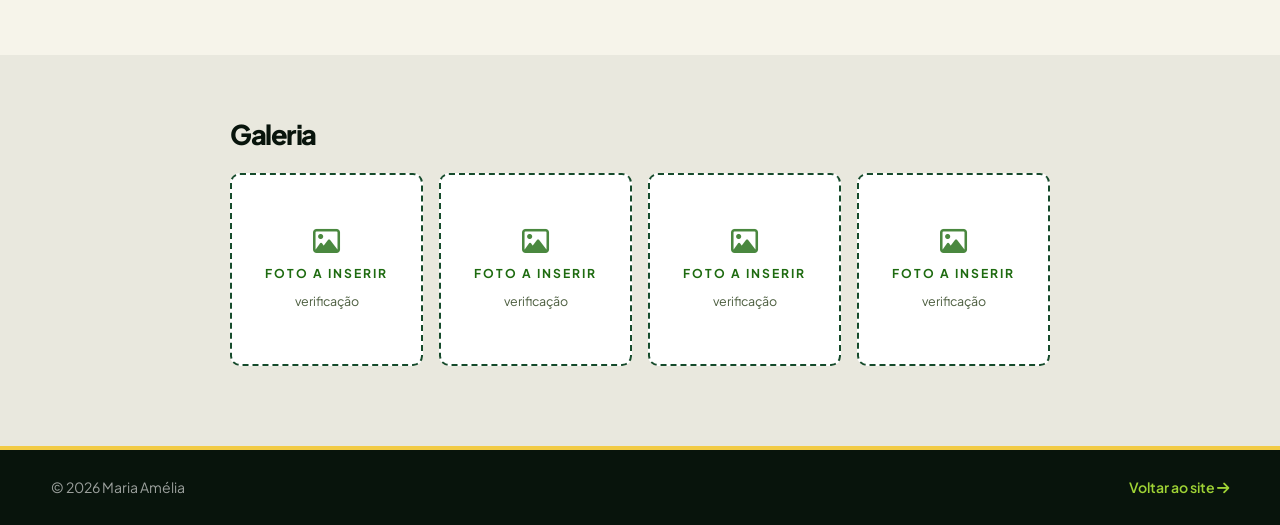
<file: acao-vila.html>
<!DOCTYPE html>
<html lang="pt-BR">
<head>
  <meta charset="UTF-8">
  <meta name="viewport" content="width=device-width, initial-scale=1.0">
  <title>Vila do Pequenino Jesus · Maria Amélia</title>
  <meta name="description" content="Acolhimento de pessoas com deficiência no Distrito Federal, com 15 anos de história e amor.">
  <link rel="icon" href="assets/logo/logo-maria-amelia.png" type="image/png">
  <link rel="preconnect" href="https://fonts.googleapis.com">
  <link rel="preconnect" href="https://fonts.gstatic.com" crossorigin>
  <link href="https://fonts.googleapis.com/css2?family=Plus+Jakarta+Sans:ital,wght@0,400..800;1,400..800&display=swap" rel="stylesheet">
  <link rel="stylesheet" href="https://cdnjs.cloudflare.com/ajax/libs/font-awesome/6.5.0/css/all.min.css">
  <link rel="stylesheet" href="assets/css/style.css?v=institucional-3">
</head>
<body>

  <header class="pg-hero">
    <a class="pg-voltar" href="index.html#acoes"><i class="fa-solid fa-arrow-left"></i> Voltar ao site</a>
    <div class="wrap">
      <span class="etiqueta">15 anos · Brasília DF</span>
      <h1>Vila do <em>Pequenino Jesus</em></h1>
      <p class="lead">Acolhimento de pessoas com deficiência no Distrito Federal, com 15 anos de história e amor.</p>
    </div>
  </header>

  <main class="pg-corpo">
    <div class="wrap">
      <p>Fundada em 2009, a <strong>Vila do Pequenino Jesus</strong> é uma instituição que acolhe e cuida de pessoas com deficiência física e intelectual no Distrito Federal. Em 2024 completou 15 anos de história.</p>
      <p>Maria Amélia é apoiadora ativa da Vila e acredita que cuidar dos mais vulneráveis faz parte de seu compromisso com o cuidado e o acolhimento.</p>
      <p>Todas as terças-feiras, Maria Amélia abre as portas da sua fábrica para receber os acolhidos da Vila em um café da manhã especial, um momento simples, mas cheio de significado, que fortalece laços, leva acolhimento e reafirma a importância de olhar para o próximo com amor e respeito.</p>
      <div class="pg-hl">
        <article><i class="fa-solid fa-hands-holding-child"></i><b>Acolhimento com dignidade</b><p>A Vila cuida com carinho e respeito de cada pessoa acolhida</p></article>
        <article><i class="fa-solid fa-cake-candles"></i><b>15 anos de história</b><p>Fundada em 2009, firme no compromisso com as pessoas com deficiência do DF</p></article>
        <article><i class="fa-solid fa-mug-hot"></i><b>Cafés toda terça-feira</b><p>Maria Amélia recebe os acolhidos na fábrica toda semana</p></article>
      </div>
      <figure style="margin:2.5rem 0"><img src="assets/img/foto-pequenino.webp" alt="Maria Amélia com os acolhidos da Vila do Pequenino Jesus em sua fábrica" loading="lazy" style="border-radius:18px;box-shadow:0 14px 40px rgba(13,57,7,.14)"><figcaption style="font-size:.85rem;color:var(--tinta-2);margin-top:.6rem;text-align:center">Café da manhã de terça-feira na fábrica da Maria Amélia Doces</figcaption></figure>
      <div class="pg-acao-links">
        <a class="btn btn-cheio" href="https://viladopequeninojesus.com.br/" target="_blank" rel="noopener noreferrer"><i class="fa-solid fa-arrow-up-right-from-square"></i> Conhecer a Vila</a>
        <a class="btn btn-linha-verde" href="https://viladopequeninojesus.com.br/como-ajudar/" target="_blank" rel="noopener noreferrer"><i class="fa-solid fa-heart"></i> Como Ajudar</a>
      </div>
    </div>
  </main>

  <section class="pg-galeria">
    <div class="wrap">
      <h2>Galeria</h2>
      <div class="pg-galeria-grid">
        <div class="foto-pend clara"><i class="fa-regular fa-image"></i><b>Foto a inserir</b><small>verificação</small></div>
        <div class="foto-pend clara"><i class="fa-regular fa-image"></i><b>Foto a inserir</b><small>verificação</small></div>
        <div class="foto-pend clara"><i class="fa-regular fa-image"></i><b>Foto a inserir</b><small>verificação</small></div>
        <div class="foto-pend clara"><i class="fa-regular fa-image"></i><b>Foto a inserir</b><small>verificação</small></div>
      </div>
    </div>
  </section>

  <footer class="pg-ft">
    <div class="wrap">
      <span>© 2026 Maria Amélia</span>
      <a href="index.html">Voltar ao site <i class="fa-solid fa-arrow-right"></i></a>
    </div>
  </footer>

</body>
</html>
</file>
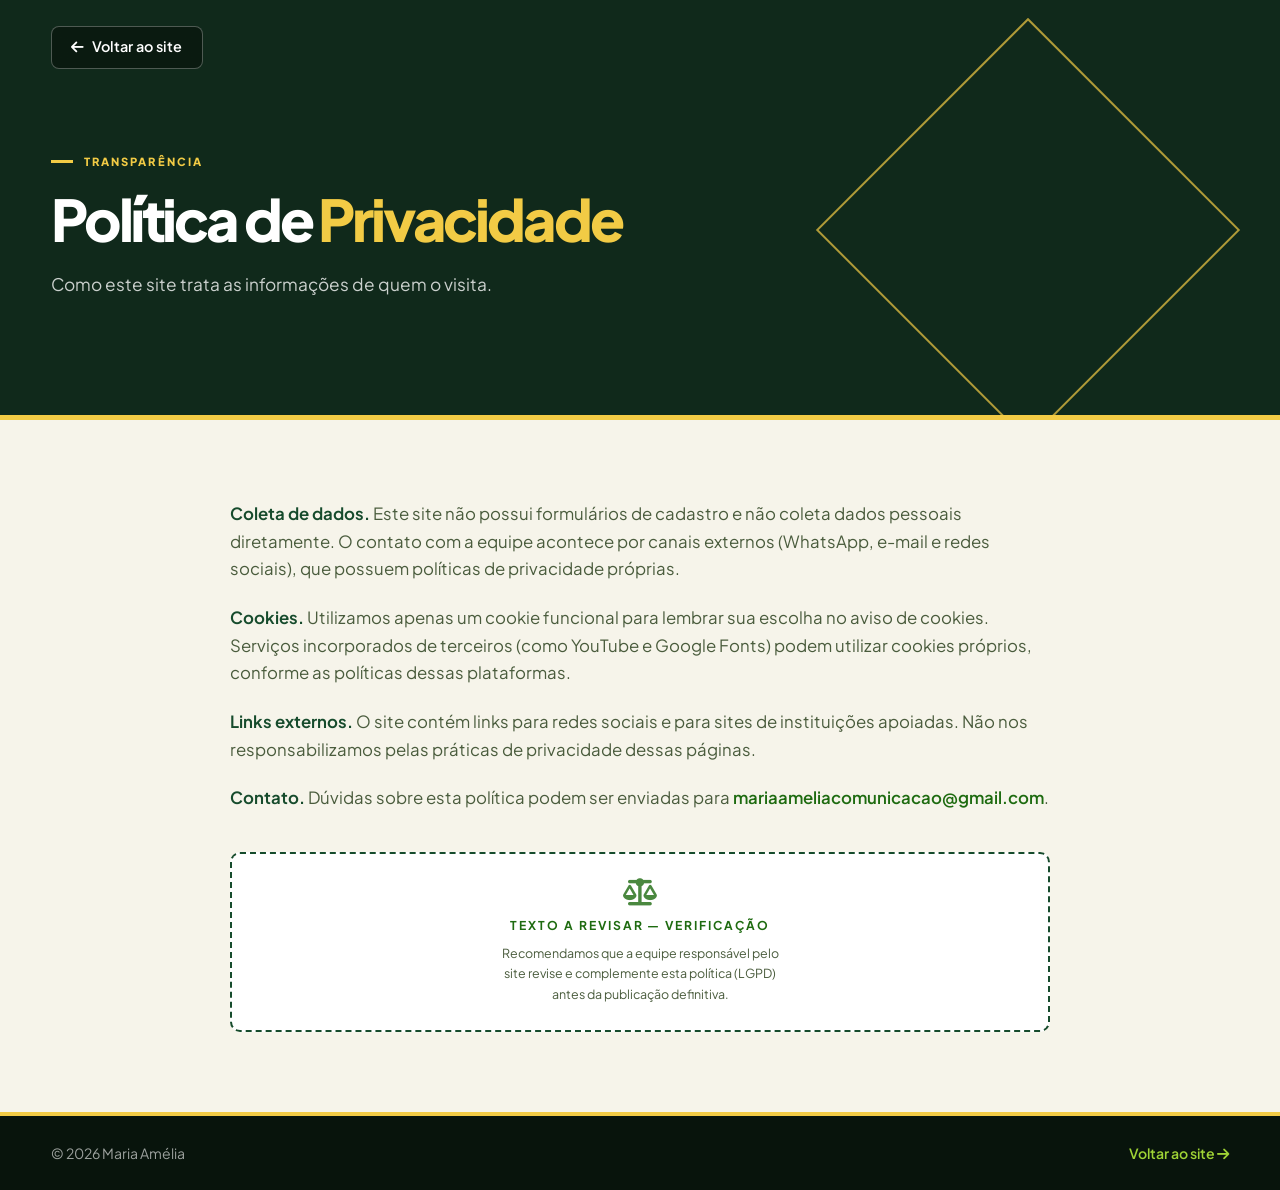
<file: privacidade.html>
<!DOCTYPE html>
<html lang="pt-BR">
<head>
  <meta charset="UTF-8">
  <meta name="viewport" content="width=device-width, initial-scale=1.0">
  <title>Política de Privacidade · Maria Amélia</title>
  <meta name="robots" content="noindex">
  <link rel="icon" href="assets/logo/logo-maria-amelia.png" type="image/png">
  <link rel="preconnect" href="https://fonts.googleapis.com">
  <link rel="preconnect" href="https://fonts.gstatic.com" crossorigin>
  <link href="https://fonts.googleapis.com/css2?family=Plus+Jakarta+Sans:ital,wght@0,400..800;1,400..800&display=swap" rel="stylesheet">
  <link rel="stylesheet" href="https://cdnjs.cloudflare.com/ajax/libs/font-awesome/6.5.0/css/all.min.css">
  <link rel="stylesheet" href="assets/css/style.css?v=institucional-3">
</head>
<body>
  <header class="pg-hero">
    <a class="pg-voltar" href="index.html"><i class="fa-solid fa-arrow-left"></i> Voltar ao site</a>
    <div class="wrap">
      <span class="etiqueta">Transparência</span>
      <h1>Política de <em>Privacidade</em></h1>
      <p class="lead">Como este site trata as informações de quem o visita.</p>
    </div>
  </header>
  <main class="pg-corpo">
    <div class="wrap">
      <p><strong>Coleta de dados.</strong> Este site não possui formulários de cadastro e não coleta dados pessoais diretamente. O contato com a equipe acontece por canais externos (WhatsApp, e-mail e redes sociais), que possuem políticas de privacidade próprias.</p>
      <p><strong>Cookies.</strong> Utilizamos apenas um cookie funcional para lembrar sua escolha no aviso de cookies. Serviços incorporados de terceiros (como YouTube e Google Fonts) podem utilizar cookies próprios, conforme as políticas dessas plataformas.</p>
      <p><strong>Links externos.</strong> O site contém links para redes sociais e para sites de instituições apoiadas. Não nos responsabilizamos pelas práticas de privacidade dessas páginas.</p>
      <p><strong>Contato.</strong> Dúvidas sobre esta política podem ser enviadas para <a href="mailto:mariaameliacomunicacao@gmail.com" style="color:var(--verde);font-weight:600">mariaameliacomunicacao@gmail.com</a>.</p>
      <div class="foto-pend clara" style="aspect-ratio:auto;padding:1.6rem;margin-top:2.5rem">
        <i class="fa-solid fa-scale-balanced"></i>
        <b>Texto a revisar — verificação</b>
        <small>Recomendamos que a equipe responsável pelo site revise e complemente esta política (LGPD) antes da publicação definitiva.</small>
      </div>
    </div>
  </main>
  <footer class="pg-ft">
    <div class="wrap">
      <span>© 2026 Maria Amélia</span>
      <a href="index.html">Voltar ao site <i class="fa-solid fa-arrow-right"></i></a>
    </div>
  </footer>
</body>
</html>
</file>
<file: assets/css/style.css>
/* ============================================================
   MARIA AMÉLIA — SITE OFICIAL · v3.0
   Design system: verde-floresta + lima da marca + fio dourado
   Tipografia: Fraunces (display) · Instrument Sans (texto)
   ============================================================ */

:root{
  --floresta:#0D3907;
  --floresta-2:#0A2C05;
  --verde:#1E6B10;
  --verde-claro:#2F8A1C;
  --lima:#9FD335;
  --lima-suave:#E9F5CF;
  --ouro:#E2B33C;
  --ouro-claro:#F6E3AE;
  --areia:#F8F7EF;
  --branco:#FFFFFF;
  --tinta:#182410;
  --tinta-2:#4A5C3D;
  --linha:rgba(24,36,16,.12);
  --sombra-s:0 2px 14px rgba(13,57,7,.08);
  --sombra-m:0 14px 40px rgba(13,57,7,.14);
  --sombra-g:0 28px 70px rgba(13,57,7,.22);
  --raio:18px;
  --raio-s:10px;
  --tr:.35s cubic-bezier(.4,0,.2,1);
  --display:"Playfair Display",Georgia,serif;
  --texto:"Instrument Sans",system-ui,-apple-system,sans-serif;
}

*,*::before,*::after{margin:0;padding:0;box-sizing:border-box}
html{scroll-behavior:smooth}
body{
  font-family:var(--texto);
  color:var(--tinta);
  background:var(--areia);
  line-height:1.65;
  -webkit-font-smoothing:antialiased;
  overflow-x:hidden;
}
img,video{max-width:100%;display:block}
a{color:inherit;text-decoration:none}
ul{list-style:none}
button{font-family:inherit;cursor:pointer;border:none;background:none}
::selection{background:var(--lima);color:var(--floresta)}

.wrap{width:min(1180px,92%);margin-inline:auto}

/* ── Tipos base ── */
h1,h2,h3{font-family:var(--display);font-weight:600;line-height:1.12;letter-spacing:-.01em}
.destaque{font-style:italic;font-weight:500;color:var(--verde)}
.destaque-ouro{font-style:italic;font-weight:500;color:var(--ouro)}
strong{color:var(--verde);font-weight:650}

/* Eyebrow — etiqueta de seção com fio dourado */
.etiqueta{
  display:inline-flex;align-items:center;gap:.65rem;
  font-size:.78rem;font-weight:600;letter-spacing:.22em;text-transform:uppercase;
  color:var(--verde);
}
.etiqueta::before{content:'';width:34px;height:2px;background:var(--ouro);border-radius:2px}
.etiqueta.clara{color:var(--lima)}

.sec-cab{max-width:680px;margin-bottom:3.2rem}
.sec-cab h2{font-size:clamp(2rem,4.4vw,3.1rem);margin:.8rem 0 1rem}
.sec-cab p{color:var(--tinta-2);font-size:1.06rem}
.sec-cab.centro{margin-inline:auto;text-align:center}
.sec-cab.centro .etiqueta{justify-content:center}
.sec-cab.centro .etiqueta::after{content:'';width:34px;height:2px;background:var(--ouro);border-radius:2px}

section{padding:6.5rem 0}

/* ── Botões ── */
.btn{
  display:inline-flex;align-items:center;gap:.6rem;
  padding:.95rem 1.9rem;border-radius:999px;
  font-weight:600;font-size:.98rem;transition:var(--tr);
}
.btn i{font-size:.95em}
.btn-cheio{background:var(--verde);color:#fff;box-shadow:var(--sombra-s)}
.btn-cheio:hover{background:var(--floresta);transform:translateY(-2px);box-shadow:var(--sombra-m)}
.btn-ouro{background:var(--ouro);color:var(--floresta)}
.btn-ouro:hover{background:var(--ouro-claro);transform:translateY(-2px)}
.btn-linha{border:1.5px solid rgba(255,255,255,.45);color:#fff}
.btn-linha:hover{background:rgba(255,255,255,.12);border-color:#fff}
.btn-linha-verde{border:1.5px solid var(--verde);color:var(--verde)}
.btn-linha-verde:hover{background:var(--verde);color:#fff}
.btn-zap{background:#25d366;color:#fff}
.btn-zap:hover{background:#1eb355;transform:translateY(-2px)}

/* ── Loader ── */
#ldr{
  position:fixed;inset:0;z-index:9999;background:var(--floresta);
  display:flex;flex-direction:column;align-items:center;justify-content:center;gap:1.4rem;
  transition:opacity .6s ease,visibility .6s ease;
}
#ldr img{width:min(220px,55vw)}
#ldr .fio{width:120px;height:2px;background:rgba(255,255,255,.15);border-radius:2px;overflow:hidden}
#ldr .fio::after{content:'';display:block;width:40%;height:100%;background:var(--ouro);animation:fio 1.1s ease-in-out infinite}
@keyframes fio{0%{transform:translateX(-120%)}100%{transform:translateX(320%)}}
#ldr.out{opacity:0;visibility:hidden}

/* ── Header ── */
#hdr{
  position:fixed;top:0;left:0;right:0;z-index:900;
  padding:1.1rem 0;transition:var(--tr);
}
#hdr .wrap{display:flex;align-items:center;justify-content:space-between;gap:1rem}
#hdr .logo img{height:44px;transition:var(--tr)}
#hdr .logo .lg-preto{display:none}
.nav-d{display:flex;align-items:center;gap:1.9rem}
.nav-d a{font-size:.92rem;font-weight:550;color:rgba(255,255,255,.88);position:relative;padding:.3rem 0}
.nav-d a::after{content:'';position:absolute;left:0;bottom:-2px;width:0;height:2px;background:var(--ouro);transition:var(--tr)}
.nav-d a:hover::after,.nav-d a.ativo::after{width:100%}
.nav-d .btn{padding:.62rem 1.3rem;font-size:.88rem}
#hdr.sc{background:rgba(248,247,239,.86);backdrop-filter:blur(14px);box-shadow:var(--sombra-s);padding:.7rem 0}
#hdr.sc .nav-d a{color:var(--tinta)}
#hdr.sc .logo .lg-branco{display:none}
#hdr.sc .logo .lg-preto{display:block}

/* Hamburger */
#ham{display:none;flex-direction:column;gap:5px;padding:.4rem;z-index:960}
#ham span{width:26px;height:2px;background:#fff;border-radius:2px;transition:var(--tr)}
#hdr.sc #ham span{background:var(--tinta)}
#ham.on span:nth-child(1){transform:translateY(7px) rotate(45deg)}
#ham.on span:nth-child(2){opacity:0}
#ham.on span:nth-child(3){transform:translateY(-7px) rotate(-45deg)}

/* Menu mobile */
#mob-ov{position:fixed;inset:0;background:rgba(10,44,5,.55);backdrop-filter:blur(4px);opacity:0;visibility:hidden;transition:var(--tr);z-index:940}
#mob-ov.on{opacity:1;visibility:visible}
#mob-m{
  position:fixed;top:0;right:0;bottom:0;width:min(340px,86vw);z-index:950;
  background:var(--floresta);padding:5.5rem 2.2rem 2.2rem;
  transform:translateX(102%);transition:transform .45s cubic-bezier(.32,.72,0,1);
  display:flex;flex-direction:column;gap:.4rem;
}
#mob-m.on{transform:none}
#mob-m a.mob-l{
  color:rgba(255,255,255,.9);font-size:1.08rem;font-weight:550;
  padding:.85rem .4rem;border-bottom:1px solid rgba(255,255,255,.09);
  display:flex;justify-content:space-between;align-items:center;
}
#mob-m a.mob-l:hover{color:var(--lima);padding-left:.8rem;transition:var(--tr)}
#mob-m .btn{margin-top:1.6rem;justify-content:center}
#mob-x{position:absolute;top:1.4rem;right:1.4rem;color:#fff;font-size:1.5rem;padding:.4rem}

/* ── HERO ── */
#hero{
  position:relative;min-height:100svh;display:flex;align-items:center;
  padding:8.5rem 0 5rem;background:var(--floresta);overflow:hidden;
}
#hero video{
  position:absolute;inset:0;width:100%;height:100%;object-fit:cover;
  opacity:.5;
}
#hero::before{
  content:'';position:absolute;inset:0;z-index:1;
  background:linear-gradient(115deg,rgba(10,44,5,.94) 0%,rgba(13,57,7,.78) 45%,rgba(13,57,7,.35) 100%);
}
#hero::after{ /* respiro dourado inferior */
  content:'';position:absolute;left:0;right:0;bottom:0;height:3px;z-index:3;
  background:linear-gradient(90deg,var(--ouro),var(--lima));
}
.hero-grid{
  position:relative;z-index:2;
  display:grid;grid-template-columns:1.15fr .85fr;gap:4rem;align-items:center;
}
.hero-tag{
  display:inline-flex;align-items:center;gap:.6rem;
  background:rgba(255,255,255,.1);border:1px solid rgba(255,255,255,.22);
  backdrop-filter:blur(8px);border-radius:999px;
  padding:.5rem 1.15rem;color:var(--ouro-claro);
  font-size:.82rem;font-weight:600;letter-spacing:.14em;text-transform:uppercase;
}
.hero-tag i{color:var(--lima)}
#hero h1{
  color:#fff;font-size:clamp(2.6rem,6vw,4.6rem);font-weight:550;
  margin:1.4rem 0 1.6rem;
}
#hero h1 em{font-style:italic;color:var(--ouro)}
.hero-cred{display:flex;flex-wrap:wrap;gap:.6rem;margin-bottom:2.2rem}
.hero-cred span{
  display:inline-flex;align-items:center;gap:.5rem;
  background:rgba(255,255,255,.08);border:1px solid rgba(255,255,255,.16);
  border-radius:999px;padding:.5rem 1rem;
  color:rgba(255,255,255,.92);font-size:.86rem;font-weight:500;
}
.hero-cred i{color:var(--lima);font-size:.8rem}
.hero-cta{display:flex;flex-wrap:wrap;gap:.9rem}

/* Retrato */
.hero-foto{position:relative;justify-self:center}
.hero-foto .moldura{
  width:min(400px,80vw);border-radius:26px;overflow:hidden;
  box-shadow:var(--sombra-g);
  border:1px solid rgba(255,255,255,.25);
  transform:rotate(1.5deg);
}
.hero-foto img{width:100%;aspect-ratio:4/5;object-fit:cover;object-position:top}
.hero-foto .selo{
  position:absolute;left:-1.4rem;bottom:2rem;
  background:var(--areia);border-radius:14px;box-shadow:var(--sombra-m);
  padding:.9rem 1.3rem;display:flex;align-items:center;gap:.8rem;
  transform:rotate(-2deg);
}
.hero-foto .selo i{color:var(--verde);font-size:1.3rem}
.hero-foto .selo b{display:block;font-size:.88rem;color:var(--tinta)}
.hero-foto .selo small{font-size:.76rem;color:var(--tinta-2)}

.hero-scroll{
  position:absolute;bottom:1.6rem;left:50%;transform:translateX(-50%);z-index:2;
  color:rgba(255,255,255,.6);font-size:.72rem;letter-spacing:.25em;text-transform:uppercase;
  display:flex;flex-direction:column;align-items:center;gap:.5rem;
}
.hero-scroll::after{content:'';width:1px;height:34px;background:linear-gradient(var(--ouro),transparent);animation:desce 1.8s ease-in-out infinite}
@keyframes desce{0%,100%{opacity:.4;transform:scaleY(.7)}50%{opacity:1;transform:scaleY(1)}}

/* ── Faixa de valores (marquee) ── */
#valores-faixa{
  background:var(--floresta-2);padding:1.05rem 0;overflow:hidden;
  border-top:1px solid rgba(255,255,255,.06);
}
.marquee{display:flex;width:max-content;animation:marquee 30s linear infinite}
.marquee span{
  font-family:var(--display);font-style:italic;font-size:1.05rem;color:rgba(255,255,255,.85);
  padding:0 1.6rem;display:flex;align-items:center;gap:3.2rem;white-space:nowrap;
}
.marquee span::after{content:'✦';color:var(--ouro);font-style:normal;font-size:.8rem}
@keyframes marquee{to{transform:translateX(-50%)}}

/* ── QUEM É ── */
#quem{background:var(--areia)}
.quem-grid{display:grid;grid-template-columns:.92fr 1.08fr;gap:4.5rem;align-items:center}
.quem-foto{position:relative}
.quem-foto img{border-radius:var(--raio);box-shadow:var(--sombra-m);aspect-ratio:4/5;object-fit:cover;width:100%}
.quem-foto::before{
  content:'';position:absolute;inset:1.4rem -1.4rem -1.4rem 1.4rem;
  border:2px solid var(--ouro);border-radius:var(--raio);z-index:-1;
}
.quem-txt .etiqueta{margin-bottom:.9rem}
.quem-txt h2{font-size:clamp(2rem,4vw,2.9rem);margin-bottom:1.4rem}
.quem-txt p{color:var(--tinta-2);margin-bottom:1.1rem;font-size:1.03rem}
.quem-valores{display:flex;flex-wrap:wrap;gap:.6rem;margin:1.6rem 0 2rem}
.quem-valores span{
  background:var(--lima-suave);color:var(--verde);border-radius:999px;
  padding:.45rem 1.05rem;font-size:.86rem;font-weight:600;
}

/* ── TRAJETÓRIA — fio dourado ── */
#trajetoria{background:var(--floresta);position:relative;overflow:hidden}
#trajetoria .sec-cab h2,#trajetoria .sec-cab p{color:#fff}
#trajetoria .sec-cab p{opacity:.75}
.tl{position:relative;max-width:900px;margin-inline:auto}
.tl::before{
  content:'';position:absolute;left:50%;top:0;bottom:0;width:2px;transform:translateX(-50%);
  background:repeating-linear-gradient(var(--ouro) 0 10px,transparent 10px 20px); /* fio pontilhado */
  opacity:.75;
}
.tl-item{
  position:relative;width:calc(50% - 3rem);margin-bottom:3.4rem;
}
.tl-item:nth-child(odd){margin-left:auto}
.tl-item::before{ /* nó do fio */
  content:'';position:absolute;top:1.6rem;width:14px;height:14px;border-radius:50%;
  background:var(--ouro);border:3px solid var(--floresta);box-shadow:0 0 0 2px var(--ouro);
}
.tl-item:nth-child(odd)::before{left:-3rem;transform:translateX(-50%)}
.tl-item:nth-child(even)::before{right:-3rem;transform:translateX(50%)}
.tl-card{
  background:rgba(255,255,255,.05);border:1px solid rgba(255,255,255,.12);
  border-radius:var(--raio);overflow:hidden;backdrop-filter:blur(6px);
  transition:var(--tr);
}
.tl-card:hover{transform:translateY(-4px);border-color:rgba(226,179,60,.5)}
.tl-card img{width:100%;aspect-ratio:16/9;object-fit:cover}
.tl-corpo{padding:1.5rem 1.6rem 1.7rem}
.tl-ano{
  display:inline-block;background:var(--ouro);color:var(--floresta);
  font-size:.74rem;font-weight:700;letter-spacing:.14em;text-transform:uppercase;
  border-radius:999px;padding:.3rem .85rem;margin-bottom:.8rem;
}
.tl-corpo h3{color:#fff;font-size:1.35rem;margin-bottom:.6rem}
.tl-corpo p{color:rgba(255,255,255,.72);font-size:.94rem}
.tl-corpo strong{color:var(--lima)}

/* Placeholder de foto — espaço marcado para verificação */
.foto-pend{
  aspect-ratio:16/9;display:flex;flex-direction:column;align-items:center;justify-content:center;gap:.5rem;
  background:
    repeating-linear-gradient(45deg,rgba(255,255,255,.045) 0 12px,transparent 12px 24px),
    linear-gradient(140deg,rgba(159,211,53,.10),rgba(226,179,60,.10));
  border-bottom:1px dashed rgba(226,179,60,.45);
  color:rgba(255,255,255,.55);text-align:center;padding:1rem;
}
.foto-pend i{font-size:1.7rem;color:var(--ouro);opacity:.8}
.foto-pend b{font-size:.76rem;letter-spacing:.16em;text-transform:uppercase;color:var(--ouro-claro)}
.foto-pend small{font-size:.78rem;max-width:280px}
.foto-pend.clara{ /* versão para fundos claros */
  background:
    repeating-linear-gradient(45deg,rgba(13,57,7,.05) 0 12px,transparent 12px 24px),
    linear-gradient(140deg,rgba(159,211,53,.14),rgba(226,179,60,.14));
  border:1.5px dashed rgba(30,107,16,.4);border-radius:var(--raio-s);
  color:var(--tinta-2);
}
.foto-pend.clara b{color:var(--verde)}
.foto-pend.clara i{color:var(--verde)}

/* ── AÇÕES SOCIAIS ── */
#acoes{background:var(--areia)}
.acoes-banner{
  position:relative;border-radius:var(--raio);overflow:hidden;margin-bottom:3.4rem;
  box-shadow:var(--sombra-m);
}
.acoes-banner img{width:100%;aspect-ratio:21/8;object-fit:cover}
.acoes-banner figcaption{
  position:absolute;inset:auto 0 0 0;padding:2.2rem 2rem 1.4rem;
  background:linear-gradient(transparent,rgba(10,44,5,.88));
  color:#fff;font-size:.92rem;
}
.acoes-banner figcaption b{font-family:var(--display);font-style:italic;font-weight:500;font-size:1.15rem;display:block}
.acoes-grid{display:grid;grid-template-columns:repeat(4,1fr);gap:1.3rem}
.acao-card{
  background:#fff;border:1px solid var(--linha);border-radius:var(--raio);
  padding:1.7rem 1.6rem;display:flex;flex-direction:column;gap:.65rem;
  transition:var(--tr);position:relative;overflow:hidden;
}
.acao-card::before{
  content:'';position:absolute;top:0;left:0;right:0;height:3px;
  background:linear-gradient(90deg,var(--ouro),var(--lima));
  transform:scaleX(0);transform-origin:left;transition:var(--tr);
}
.acao-card:hover{transform:translateY(-5px);box-shadow:var(--sombra-m);border-color:transparent}
.acao-card:hover::before{transform:scaleX(1)}
.acao-meta{font-size:.74rem;font-weight:700;letter-spacing:.13em;text-transform:uppercase;color:var(--ouro);color:#B8860B}
.acao-card .acao-meta{color:var(--verde)}
.acao-card h3{font-size:1.22rem}
.acao-card p{color:var(--tinta-2);font-size:.92rem;flex:1}
.acao-card .mais{color:var(--verde);font-weight:600;font-size:.9rem;display:inline-flex;align-items:center;gap:.45rem}
.acao-card:hover .mais{gap:.75rem;transition:var(--tr)}

/* ── BANDEIRAS ── */
#bandeiras{background:linear-gradient(var(--lima-suave) 0,var(--areia) 340px)}
.band-grid{display:grid;grid-template-columns:repeat(3,1fr);gap:1.3rem}
.band-card{
  background:#fff;border-radius:var(--raio);padding:1.9rem 1.7rem;
  border:1px solid var(--linha);cursor:pointer;transition:var(--tr);
  display:flex;flex-direction:column;gap:.7rem;text-align:left;
}
.band-card:hover{transform:translateY(-5px);box-shadow:var(--sombra-m);border-color:rgba(226,179,60,.5)}
.band-ico{
  width:52px;height:52px;border-radius:14px;display:flex;align-items:center;justify-content:center;
  background:linear-gradient(135deg,var(--verde),var(--verde-claro));color:#fff;font-size:1.25rem;
}
.band-card h3{font-size:1.18rem}
.band-card p{color:var(--tinta-2);font-size:.92rem;flex:1}
.band-card .mais{color:var(--verde);font-weight:600;font-size:.9rem;display:inline-flex;align-items:center;gap:.45rem}

/* Modal bandeiras */
#modal{
  position:fixed;inset:0;z-index:970;display:flex;align-items:center;justify-content:center;
  background:rgba(10,44,5,.6);backdrop-filter:blur(6px);
  opacity:0;visibility:hidden;transition:var(--tr);padding:1.2rem;
}
#modal.on{opacity:1;visibility:visible}
.m-box{
  background:var(--areia);border-radius:22px;max-width:640px;width:100%;
  max-height:86vh;overflow-y:auto;padding:2.6rem 2.4rem;position:relative;
  transform:translateY(24px) scale(.97);transition:var(--tr);
  border-top:4px solid var(--ouro);
}
#modal.on .m-box{transform:none}
#m-x{position:absolute;top:1.1rem;right:1.2rem;font-size:1.3rem;color:var(--tinta-2);padding:.4rem}
#m-x:hover{color:var(--verde)}
#m-ico{width:60px;height:60px;border-radius:16px;background:linear-gradient(135deg,var(--verde),var(--verde-claro));color:#fff;font-size:1.5rem;display:flex;align-items:center;justify-content:center;margin-bottom:1.2rem}
#m-tit{font-family:var(--display);font-size:1.75rem;margin-bottom:.9rem}
#m-des{color:var(--tinta-2);margin-bottom:1.6rem}
.m-pri h4{font-size:.8rem;font-weight:700;letter-spacing:.18em;text-transform:uppercase;color:var(--verde);margin-bottom:.9rem;display:flex;align-items:center;gap:.6rem}
.m-pri h4::before{content:'';width:26px;height:2px;background:var(--ouro)}
#m-pris li{
  position:relative;padding:.55rem 0 .55rem 1.7rem;color:var(--tinta);font-size:.96rem;
  border-bottom:1px solid var(--linha);
}
#m-pris li::before{content:'✦';position:absolute;left:.2rem;color:var(--ouro);font-size:.75rem;top:.7rem}
#m-pris li:last-child{border-bottom:none}

/* ── MÍDIA (YouTube + Instagram) ── */
#midia{background:var(--floresta);color:#fff}
#midia .sec-cab h2{color:#fff}
#midia .sec-cab p{color:rgba(255,255,255,.72)}
.midia-grid{display:grid;grid-template-columns:1.2fr .8fr;gap:2.4rem;align-items:stretch}
.video-box{border-radius:var(--raio);overflow:hidden;box-shadow:var(--sombra-g);position:relative;border:1px solid rgba(255,255,255,.15)}
.video-box iframe{width:100%;aspect-ratio:16/9;display:block;border:0}
.video-info{padding:1.4rem 1.5rem;background:rgba(255,255,255,.05)}
.video-info b{font-family:var(--display);font-size:1.15rem;display:block;margin-bottom:.3rem}
.video-info p{color:rgba(255,255,255,.7);font-size:.92rem}
.midia-social{display:flex;flex-direction:column;gap:1.2rem}
.social-cta{
  flex:1;background:rgba(255,255,255,.05);border:1px solid rgba(255,255,255,.13);
  border-radius:var(--raio);padding:1.8rem;display:flex;flex-direction:column;gap:.7rem;
  transition:var(--tr);
}
.social-cta:hover{background:rgba(255,255,255,.09);border-color:rgba(226,179,60,.45);transform:translateY(-3px)}
.social-cta i.grande{font-size:1.9rem;color:var(--lima)}
.social-cta b{font-size:1.1rem}
.social-cta p{color:rgba(255,255,255,.68);font-size:.9rem;flex:1}
.social-cta span{color:var(--ouro);font-weight:600;font-size:.9rem}

/* ── DEPOIMENTOS ── */
#depoimentos{background:var(--areia);overflow:hidden}
.dep-trilho{display:flex;gap:1.4rem;width:max-content;animation:marquee 60s linear infinite;padding:.4rem 0}
.dep-trilho:hover{animation-play-state:paused}
.dep-card{
  width:360px;background:#fff;border:1px solid var(--linha);border-radius:var(--raio);
  padding:1.8rem;display:flex;flex-direction:column;gap:1rem;box-shadow:var(--sombra-s);
}
.dep-card .aspas{font-family:var(--display);font-size:2.6rem;color:var(--ouro);line-height:.5;font-style:italic}
.dep-card p{color:var(--tinta-2);font-size:.93rem;flex:1}
.dep-quem{display:flex;align-items:center;gap:.9rem;border-top:1px solid var(--linha);padding-top:1rem}
.dep-quem .ini{
  width:44px;height:44px;border-radius:50%;flex-shrink:0;
  background:linear-gradient(135deg,var(--verde),var(--lima));color:#fff;
  display:flex;align-items:center;justify-content:center;font-weight:700;
}
.dep-quem b{display:block;font-size:.94rem}
.dep-quem small{color:var(--tinta-2);font-size:.8rem}

/* ── CTA final ── */
#participe{
  background:linear-gradient(120deg,var(--floresta) 0%,var(--verde) 100%);
  position:relative;overflow:hidden;text-align:center;color:#fff;
}
#participe::before{
  content:'✦';position:absolute;font-size:22rem;font-family:var(--display);
  color:rgba(255,255,255,.045);top:-4rem;right:-3rem;line-height:1;
}
#participe h2{font-size:clamp(2rem,4.5vw,3.2rem);max-width:760px;margin:0 auto 1.2rem}
#participe h2 em{color:var(--ouro);font-style:italic}
#participe p{color:rgba(255,255,255,.8);max-width:560px;margin:0 auto 2.4rem}
#participe .hero-cta{justify-content:center}

/* ── FOOTER ── */
footer{background:var(--floresta-2);color:rgba(255,255,255,.75);padding:4.5rem 0 0}
.ft-grid{display:grid;grid-template-columns:1.4fr 1fr 1fr 1fr;gap:2.8rem;padding-bottom:3rem}
.ft-grid img{height:52px;margin-bottom:1.2rem}
.ft-grid p{font-size:.92rem;line-height:1.7}
.ft-social{display:flex;gap:.7rem;margin-top:1.4rem}
.ft-social a{
  width:40px;height:40px;border-radius:12px;display:flex;align-items:center;justify-content:center;
  background:rgba(255,255,255,.08);color:#fff;transition:var(--tr);
}
.ft-social a:hover{background:var(--ouro);color:var(--floresta);transform:translateY(-3px)}
.ft-grid h4{color:#fff;font-size:.82rem;font-weight:700;letter-spacing:.18em;text-transform:uppercase;margin-bottom:1.2rem}
.ft-grid li{margin-bottom:.55rem}
.ft-grid li a{font-size:.92rem;transition:var(--tr)}
.ft-grid li a:hover{color:var(--lima);padding-left:.4rem}
.ft-grid li i{color:var(--ouro);width:20px;font-size:.85rem}
.ft-base{
  border-top:1px solid rgba(255,255,255,.09);padding:1.4rem 0;
  display:flex;justify-content:space-between;align-items:center;gap:1rem;flex-wrap:wrap;
  font-size:.85rem;color:rgba(255,255,255,.5);
}
.ft-base a{color:rgba(255,255,255,.7)}
.ft-base a:hover{color:var(--lima)}

/* ── Flutuantes ── */
#email-f{
  position:fixed;bottom:1.6rem;right:1.6rem;z-index:800;
  width:60px;height:60px;border-radius:50%;background:#25d366;
  display:flex;align-items:center;justify-content:center;color:#fff;font-size:1.7rem;
  box-shadow:0 10px 30px rgba(37,211,102,.45);transition:var(--tr);
  animation:pulso 2.6s ease-in-out infinite;
}
#email-f:hover{transform:scale(1.1)}
@keyframes pulso{0%,100%{box-shadow:0 10px 30px rgba(37,211,102,.45)}50%{box-shadow:0 10px 30px rgba(37,211,102,.45),0 0 0 14px rgba(37,211,102,0)}}
#btt{
  position:fixed;bottom:1.8rem;left:1.6rem;z-index:800;
  width:46px;height:46px;border-radius:50%;background:var(--floresta);color:var(--ouro);
  display:flex;align-items:center;justify-content:center;box-shadow:var(--sombra-m);
  opacity:0;visibility:hidden;transform:translateY(12px);transition:var(--tr);
}
#btt.sh{opacity:1;visibility:visible;transform:none}
#btt:hover{background:var(--verde)}

/* ── Cookies ── */
#cookies{
  position:fixed;bottom:1.4rem;left:50%;transform:translate(-50%,140%);z-index:850;
  width:min(640px,92vw);background:#fff;border-radius:16px;box-shadow:var(--sombra-g);
  padding:1.3rem 1.5rem;display:flex;align-items:center;gap:1.2rem;flex-wrap:wrap;
  border:1px solid var(--linha);transition:transform .5s cubic-bezier(.32,.72,0,1);
}
#cookies.sh{transform:translate(-50%,0)}
#cookies p{flex:1;font-size:.86rem;color:var(--tinta-2);min-width:220px}
#cookies .btn{padding:.55rem 1.2rem;font-size:.85rem}

/* ── Reveal on scroll ── */
.rv,.rl,.rr{opacity:0;transition:opacity .8s ease,transform .8s ease}
.rv{transform:translateY(28px)}
.rl{transform:translateX(-34px)}
.rr{transform:translateX(34px)}
.rv.vs,.rl.vs,.rr.vs{opacity:1;transform:none}

/* ── PÁGINAS DE AÇÃO (acao-*.html) ── */
.pg-hero{
  position:relative;background:var(--floresta);color:#fff;
  padding:9rem 0 4.5rem;overflow:hidden;
}
.pg-hero::after{content:'';position:absolute;left:0;right:0;bottom:0;height:3px;background:linear-gradient(90deg,var(--ouro),var(--lima))}
.pg-hero .etiqueta{color:var(--lima);margin-bottom:1rem}
.pg-hero h1{font-size:clamp(2.2rem,5vw,3.6rem);max-width:820px}
.pg-hero h1 em{color:var(--ouro);font-style:italic}
.pg-hero .lead{color:rgba(255,255,255,.78);max-width:640px;margin-top:1.2rem;font-size:1.08rem}
.pg-voltar{
  position:absolute;top:1.6rem;left:4%;z-index:5;
  display:inline-flex;align-items:center;gap:.5rem;color:#fff;font-weight:600;font-size:.9rem;
  background:rgba(255,255,255,.1);border:1px solid rgba(255,255,255,.2);
  border-radius:999px;padding:.55rem 1.2rem;backdrop-filter:blur(8px);transition:var(--tr);
}
.pg-voltar:hover{background:var(--ouro);color:var(--floresta);border-color:var(--ouro)}
.pg-corpo{padding:5rem 0}
.pg-corpo .wrap{max-width:820px}
.pg-corpo p{color:var(--tinta-2);font-size:1.05rem;margin-bottom:1.3rem}
.pg-hl{display:grid;grid-template-columns:repeat(3,1fr);gap:1.2rem;margin:3rem 0}
.pg-hl article{
  background:#fff;border:1px solid var(--linha);border-radius:var(--raio);
  padding:1.6rem 1.4rem;transition:var(--tr);
}
.pg-hl article:hover{transform:translateY(-4px);box-shadow:var(--sombra-m)}
.pg-hl i{width:46px;height:46px;border-radius:12px;background:var(--lima-suave);color:var(--verde);display:flex;align-items:center;justify-content:center;font-size:1.15rem;margin-bottom:.9rem}
.pg-hl b{display:block;font-family:var(--display);font-size:1.1rem;margin-bottom:.4rem}
.pg-hl p{font-size:.9rem;margin:0}
.pg-galeria{padding:0 0 5rem}
.pg-galeria .wrap{max-width:820px}
.pg-galeria h2{font-size:1.7rem;margin-bottom:1.5rem}
.pg-galeria-grid{display:grid;grid-template-columns:repeat(4,1fr);gap:1rem}
.pg-galeria-grid .foto-pend.clara{aspect-ratio:1}
.pg-acao-links{display:flex;flex-wrap:wrap;gap:.9rem;margin-top:2.4rem}
.pg-ft{background:var(--floresta-2);color:rgba(255,255,255,.6);padding:1.6rem 0;font-size:.88rem}
.pg-ft .wrap{display:flex;justify-content:space-between;align-items:center;gap:1rem;flex-wrap:wrap}
.pg-ft a{color:var(--lima);font-weight:600}

/* ── Acessibilidade / util ── */
:focus-visible{outline:2.5px solid var(--ouro);outline-offset:3px;border-radius:4px}
.sr{position:absolute;width:1px;height:1px;overflow:hidden;clip:rect(0 0 0 0)}
@media (prefers-reduced-motion:reduce){
  *,*::before,*::after{animation-duration:.001s!important;transition-duration:.001s!important}
  .marquee,.dep-trilho{animation:none;flex-wrap:wrap;width:auto}
  html{scroll-behavior:auto}
}

/* ── Responsivo ── */
@media (max-width:1024px){
  .acoes-grid{grid-template-columns:repeat(2,1fr)}
  .band-grid{grid-template-columns:repeat(2,1fr)}
  .midia-grid{grid-template-columns:1fr}
  .ft-grid{grid-template-columns:1fr 1fr}
  .hero-grid{grid-template-columns:1fr;gap:3rem}
  .hero-foto{order:-1}
  .hero-foto .moldura{width:min(320px,70vw)}
  #hero{padding-top:7.5rem}
}
@media (max-width:820px){
  .nav-d{display:none}
  #ham{display:flex}
  section{padding:4.5rem 0}
  .quem-grid{grid-template-columns:1fr;gap:3rem}
  .quem-foto{max-width:420px;margin-inline:auto}
  .tl::before{left:1rem}
  .tl-item{width:auto;margin-left:2.8rem!important}
  .tl-item::before{left:-2.8rem!important;right:auto!important;transform:translateX(-50%)!important}
  .pg-hl{grid-template-columns:1fr}
  .pg-galeria-grid{grid-template-columns:repeat(2,1fr)}
  .acoes-banner img{aspect-ratio:16/10}
}
@media (max-width:560px){
  .acoes-grid{grid-template-columns:1fr}
  .band-grid{grid-template-columns:1fr}
  .ft-grid{grid-template-columns:1fr}
  .dep-card{width:300px}
  .hero-cta .btn{width:100%;justify-content:center}
  .hero-foto .selo{left:.4rem}
}

/* ============================================================
   v3.1 — hero centralizado, jingle, trajetória interativa,
   ações autoexplicativas, deck do Instagram, rodapé compacto
   ============================================================ */

/* Hero centralizado, foto reta */
.hero-centro{
  position:relative;z-index:2;display:flex;flex-direction:column;align-items:center;
  text-align:center;gap:0;
}
.hero-centro h1{font-weight:600;letter-spacing:.005em}
.hero-centro .hero-cred,.hero-centro .hero-cta{justify-content:center}
.hero-centro .hero-foto{margin-top:3rem}
.hero-centro .hero-foto .moldura{transform:none;width:min(360px,76vw)}
.hero-centro .hero-foto .selo{transform:none;left:50%;translate:-50% 50%;bottom:0;white-space:nowrap}
#hero{padding:8.5rem 0 6rem;min-height:auto}
#hero::before{background:linear-gradient(180deg,rgba(10,44,5,.9) 0%,rgba(13,57,7,.72) 55%,rgba(10,44,5,.92) 100%)}

/* Botão do jingle */
.jingle-btn{position:relative}
.jingle-btn .eq{display:none;align-items:flex-end;gap:2.5px;height:14px;margin-left:.2rem}
.jingle-btn .eq i{width:3px;background:var(--ouro);border-radius:2px;animation:eq .9s ease-in-out infinite}
.jingle-btn .eq i:nth-child(1){height:60%;animation-delay:0s}
.jingle-btn .eq i:nth-child(2){height:100%;animation-delay:.15s}
.jingle-btn .eq i:nth-child(3){height:45%;animation-delay:.3s}
.jingle-btn .eq i:nth-child(4){height:80%;animation-delay:.45s}
@keyframes eq{0%,100%{transform:scaleY(.4)}50%{transform:scaleY(1)}}
.jingle-btn.tocando{background:rgba(226,179,60,.16);border-color:var(--ouro);color:var(--ouro-claro)}
.jingle-btn.tocando .eq{display:inline-flex}

/* Trajetória interativa (stepper) */
.tlx{max-width:960px;margin-inline:auto}
.tlx-nav{
  display:flex;justify-content:space-between;position:relative;
  margin-bottom:2.6rem;overflow-x:auto;padding:.4rem .2rem 1rem;
  scrollbar-width:none;
}
.tlx-nav::-webkit-scrollbar{display:none}
.tlx-nav::before{
  content:'';position:absolute;left:0;right:0;top:1rem;height:2px;
  background:repeating-linear-gradient(90deg,var(--ouro) 0 8px,transparent 8px 16px);opacity:.5;
}
.tlx-pt{
  display:flex;flex-direction:column;align-items:center;gap:.55rem;
  min-width:74px;position:relative;color:rgba(255,255,255,.55);transition:var(--tr);
}
.tlx-no{
  width:14px;height:14px;border-radius:50%;background:var(--floresta);
  border:2px solid rgba(255,255,255,.4);transition:var(--tr);
}
.tlx-rt{font-size:.72rem;font-weight:600;letter-spacing:.08em;text-transform:uppercase;white-space:nowrap}
.tlx-pt:hover{color:#fff}
.tlx-pt.ativo{color:var(--ouro)}
.tlx-pt.ativo .tlx-no{background:var(--ouro);border-color:var(--ouro);box-shadow:0 0 0 5px rgba(226,179,60,.22)}
.tlx-palco{display:grid;margin-bottom:1.8rem}
.tlx-slide{
  grid-area:1/1;display:grid;grid-template-columns:1fr 1fr;gap:0;
  background:rgba(255,255,255,.05);border:1px solid rgba(255,255,255,.12);
  border-radius:var(--raio);overflow:hidden;backdrop-filter:blur(6px);
  opacity:0;visibility:hidden;transform:translateY(14px);
  transition:opacity .55s ease,transform .55s ease,visibility .55s;
}
.tlx-slide.ativo{opacity:1;visibility:visible;transform:none}
.tlx-midia{position:relative;min-height:280px}
.tlx-midia img{position:absolute;inset:0;width:100%;height:100%;object-fit:cover}
.tlx-midia .foto-pend{position:absolute;inset:0;aspect-ratio:auto;border-bottom:none;border-right:1px dashed rgba(226,179,60,.45)}
.tlx-info{padding:2.4rem 2.4rem 2.6rem;display:flex;flex-direction:column;justify-content:center}
.tlx-info h3{color:#fff;font-size:1.7rem;margin:.2rem 0 .8rem}
.tlx-info p{color:rgba(255,255,255,.75);font-size:.98rem}
.tlx-info strong{color:var(--lima)}
.tlx-ctrl{display:flex;align-items:center;justify-content:center;gap:1.4rem}
.tlx-seta{
  width:46px;height:46px;border-radius:50%;flex-shrink:0;
  border:1.5px solid rgba(255,255,255,.35);color:#fff;
  display:flex;align-items:center;justify-content:center;transition:var(--tr);
}
.tlx-seta:hover{background:var(--ouro);border-color:var(--ouro);color:var(--floresta)}
.tlx-cont{color:rgba(255,255,255,.6);font-size:.9rem;letter-spacing:.12em}
.tlx-cont b{color:var(--ouro);font-size:1.05rem}

/* Ações sociais autoexplicativas */
.acoesx-grid{display:grid;grid-template-columns:1fr 1fr;gap:1.3rem}
.acaox{
  background:#fff;border:1px solid var(--linha);border-radius:var(--raio);
  padding:1.8rem 1.8rem 1.6rem;display:flex;flex-direction:column;gap:.8rem;
  transition:var(--tr);position:relative;overflow:hidden;
}
.acaox::before{
  content:'';position:absolute;top:0;left:0;bottom:0;width:3px;
  background:linear-gradient(var(--ouro),var(--lima));
  transform:scaleY(0);transform-origin:top;transition:var(--tr);
}
.acaox:hover{transform:translateY(-4px);box-shadow:var(--sombra-m)}
.acaox:hover::before{transform:scaleY(1)}
.acaox h3{font-size:1.3rem;margin-top:.25rem}
.acaox p{color:var(--tinta-2);font-size:.95rem;flex:1}
.acaox-lk{
  display:inline-flex;align-items:center;gap:.5rem;align-self:flex-start;
  color:var(--verde);font-weight:600;font-size:.86rem;
  border-bottom:1.5px solid var(--ouro);padding-bottom:2px;transition:var(--tr);
}
.acaox-lk:hover{color:var(--floresta);gap:.75rem}

/* Deck do Instagram */
.midia-insta{display:flex;flex-direction:column;align-items:center;gap:1.5rem}
.ig-deck{
  position:relative;width:min(340px,84vw);height:470px;margin-top:.6rem;
}
.ig-card{
  position:absolute;inset:0;border-radius:20px;overflow:hidden;background:#fff;
  box-shadow:var(--sombra-g);border:1px solid rgba(255,255,255,.35);
  transition:transform .7s cubic-bezier(.32,.72,0,1),opacity .7s ease;
  will-change:transform,opacity;
}
.ig-card iframe{width:100%;height:100%;border:0;pointer-events:none}
.ig-card.p0{transform:none;opacity:1;z-index:6}
.ig-card.p0 iframe{pointer-events:auto}
.ig-card.p1{transform:translate(7%,3%) rotate(3.5deg) scale(.96);opacity:.9;z-index:5}
.ig-card.p2{transform:translate(14%,6%) rotate(7deg) scale(.92);opacity:.7;z-index:4}
.ig-card.pfundo{transform:translate(18%,8%) rotate(9deg) scale(.9);opacity:0;z-index:3}
.ig-card.psaindo{transform:translate(-80%,-4%) rotate(-14deg);opacity:0;z-index:7}
.ig-ctrl{display:flex;align-items:center;gap:1rem}
.midia-flickr{text-align:center;margin-top:2.6rem;color:rgba(255,255,255,.7);font-size:.95rem}
.midia-flickr a{color:var(--ouro);font-weight:600;border-bottom:1.5px solid rgba(226,179,60,.5)}
.midia-flickr a:hover{color:var(--ouro-claro)}
.midia-grid{align-items:start}

/* Rodapé compacto */
footer{padding:2.6rem 0 0}
.ft-grid{gap:2rem;padding-bottom:1.6rem}
.ft-grid img{height:40px;margin-bottom:.8rem}
.ft-grid p{font-size:.87rem;line-height:1.55}
.ft-grid h4{margin-bottom:.7rem}
.ft-grid li{margin-bottom:.3rem}
.ft-grid li a,.ft-grid li span{font-size:.87rem}
.ft-social{margin-top:.9rem}
.ft-social a{width:36px;height:36px;font-size:.9rem}
.ft-base{padding:1rem 0;font-size:.8rem}

/* Responsivo v3.1 */
@media (max-width:820px){
  .hero-centro .hero-foto{margin-top:2.4rem}
  .tlx-slide{grid-template-columns:1fr}
  .tlx-midia{min-height:210px;aspect-ratio:16/9;position:relative}
  .tlx-midia .foto-pend{border-right:none;border-bottom:1px dashed rgba(226,179,60,.45)}
  .tlx-info{padding:1.7rem 1.5rem 2rem}
  .tlx-nav{justify-content:flex-start;gap:.4rem}
  .acoesx-grid{grid-template-columns:1fr}
  .ig-deck{height:440px}
}
@media (max-width:560px){
  #hero{padding:7.5rem 0 5rem}
  .jingle-btn{width:100%;justify-content:center}
  .ig-ctrl{width:100%;justify-content:space-between}
}

/* ============================================================
   v3.2 — hero lateral compacto, player no header, overlay de
   som, trajetória só texto com fundo, coração pulsante
   ============================================================ */

/* Hero: foto na lateral, textos centralizados na outra */
#hero{padding:7.5rem 0 4rem;min-height:auto}
.hero-lado{
  position:relative;z-index:2;display:grid;grid-template-columns:.78fr 1.22fr;
  gap:3.5rem;align-items:center;
}
.hero-lado .hero-foto{justify-self:center;margin:0}
.hero-lado .hero-foto .moldura{transform:none;width:min(330px,72vw)}
.hero-lado .hero-foto .selo{transform:none;left:50%;translate:-50% 50%;bottom:0;white-space:nowrap}
.hero-txt2{display:flex;flex-direction:column;align-items:center;text-align:center}
.hero-txt2 h1{font-size:clamp(2.4rem,4.8vw,4rem);margin:1.3rem 0 1.5rem;font-weight:600}
.hero-txt2 .hero-cred,.hero-txt2 .hero-cta{justify-content:center}
.hero-txt2 .hero-cred{margin-bottom:2rem}

/* Player do jingle no header */
#hdr-player{
  display:inline-flex;align-items:center;gap:.6rem;
  padding:.6rem 1.25rem;border-radius:999px;
  background:var(--ouro);color:var(--floresta);
  font-weight:700;font-size:.88rem;transition:var(--tr);
  box-shadow:0 4px 16px rgba(226,179,60,.35);
}
#hdr-player:hover{background:var(--ouro-claro);transform:translateY(-2px)}
#hdr-player .eq{display:none;align-items:flex-end;gap:2.5px;height:13px}
#hdr-player .eq i{width:3px;background:var(--floresta);border-radius:2px;animation:eq .9s ease-in-out infinite}
#hdr-player .eq i:nth-child(1){height:60%;animation-delay:0s}
#hdr-player .eq i:nth-child(2){height:100%;animation-delay:.15s}
#hdr-player .eq i:nth-child(3){height:45%;animation-delay:.3s}
#hdr-player .eq i:nth-child(4){height:80%;animation-delay:.45s}
#hdr-player.tocando .eq{display:inline-flex}
#hdr-player.tocando{animation:pulso-ouro 2.4s ease-in-out infinite}
@keyframes pulso-ouro{0%,100%{box-shadow:0 4px 16px rgba(226,179,60,.35)}50%{box-shadow:0 4px 16px rgba(226,179,60,.35),0 0 0 10px rgba(226,179,60,0)}}

/* Overlay entrar com/sem som */
#som-ov{
  position:fixed;inset:0;z-index:9990;background:rgba(10,44,5,.92);backdrop-filter:blur(10px);
  display:flex;align-items:center;justify-content:center;padding:1.4rem;
  opacity:1;transition:opacity .5s ease,visibility .5s ease;
}
#som-ov.out{opacity:0;visibility:hidden}
.som-box{text-align:center;display:flex;flex-direction:column;align-items:center;gap:1.4rem}
.som-box img{width:min(230px,58vw)}
.som-box p{color:rgba(255,255,255,.85);font-family:var(--display);font-style:italic;font-size:1.25rem}
.som-btns{display:flex;gap:.9rem;flex-wrap:wrap;justify-content:center}

/* Trajetória: fundo dela rezando o terço + cards só de texto */
#trajetoria{
  background:
    linear-gradient(rgba(9,40,5,.78),rgba(10,44,5,.9)),
    url('../img/fundo-terco.webp') center 18%/cover no-repeat fixed,
    var(--floresta);
}
.tlx-palco .tlx-slide{backdrop-filter:blur(8px)}
.tlx-slide{grid-template-columns:1fr;text-align:center}
.tlx-info{padding:3rem 3.2rem 3.2rem;align-items:center}
.tlx-info h3{font-size:1.9rem}
.tlx-info p{max-width:640px;margin-inline:auto;font-size:1.02rem}
.tlx-palco .tlx-slide{background:rgba(9,36,5,.55)}

/* Coração pulsante do WhatsApp */
#email-f{
  background:var(--areia);
  animation:none;
}
#email-f img{width:62%;height:62%;object-fit:contain;animation:batida 1.6s ease-in-out infinite}
@keyframes batida{
  0%,100%{transform:scale(1)}
  14%{transform:scale(1.18)}
  28%{transform:scale(1)}
  42%{transform:scale(1.14)}
  56%{transform:scale(1)}
}

/* Responsivo v3.2 */
@media (max-width:1024px){
  .hero-lado{grid-template-columns:1fr;gap:2.6rem}
  .hero-lado .hero-foto{order:-1}
  .hero-lado .hero-foto .moldura{width:min(280px,64vw)}
}
@media (max-width:820px){
  .nav-d{display:flex;gap:0}
  .nav-d a:not(:last-child){display:none}
  #hdr .wrap{gap:.8rem}
  #hdr-player{padding:.55rem 1rem;font-size:.82rem}
  .tlx-info{padding:2.2rem 1.4rem 2.4rem}
  #trajetoria{
    background:
      linear-gradient(rgba(9,40,5,.72),rgba(10,44,5,.92)),
      url('../img/fundo-terco.webp') 72% top/cover no-repeat scroll,
      var(--floresta);
  }
  .som-btns .btn{width:100%;justify-content:center}
}

/* v3.2.2 — coração do WhatsApp sem o círculo branco */
#email-f{background:none;box-shadow:none;width:66px;height:66px}
#email-f:hover{transform:scale(1.08)}
#email-f img{width:100%;height:100%;filter:drop-shadow(0 6px 14px rgba(13,57,7,.45))}

/* v3.2.3 — botão do WhatsApp de volta ao círculo (com o coração) */
#email-f{background:var(--areia);box-shadow:0 10px 30px rgba(37,211,102,.45);width:60px;height:60px;animation:pulso 2.6s ease-in-out infinite}
#email-f:hover{transform:scale(1.1)}
#email-f img{width:62%;height:62%;filter:none}

/* v3.2.4 — ícone original do WhatsApp e foto da capa maior */
#email-f{background:#25d366;color:#fff}
#email-f:hover{transform:scale(1.1)}
.hero-lado .hero-foto .moldura{width:min(395px,76vw)}
@media (max-width:1024px){.hero-lado .hero-foto .moldura{width:min(320px,68vw)}}

/* v3.4 — compilado de redes sociais antes do rodapé */
#midia.redes-institucionais{background:var(--areia);padding-top:5.5rem}
.redes-grid{display:grid;grid-template-columns:repeat(3,1fr);gap:1.2rem}
.rede-card{
  background:#fff;border:1px solid var(--linha);border-radius:var(--raio);
  padding:1.7rem 1.6rem;display:flex;flex-direction:column;gap:.2rem;
  transition:var(--tr);position:relative;overflow:hidden;
}
.rede-card b{font-size:1.12rem;margin-top:.75rem}
.rede-card small{color:var(--tinta-2);font-size:.88rem}
.rede-ico{
  width:52px;height:52px;border-radius:14px;color:#fff;font-size:1.35rem;
  display:flex;align-items:center;justify-content:center;transition:var(--tr);
}
.rede-ir{
  margin-top:1rem;color:var(--verde);font-weight:600;font-size:.88rem;
  display:inline-flex;align-items:center;gap:.45rem;transition:var(--tr);
}
.rede-card:hover{transform:translateY(-5px);box-shadow:var(--sombra-m)}
.rede-card:hover .rede-ir{gap:.8rem}
.rd-ig .rede-ico{background:linear-gradient(45deg,#f09433,#e6683c,#dc2743,#cc2366,#bc1888)}
.rd-wa .rede-ico{background:#25d366}
.rd-yt .rede-ico{background:#ff0000}
.rd-fb .rede-ico{background:#1877f2}
.rd-x  .rede-ico{background:#0f1419}
.rd-fl .rede-ico{background:linear-gradient(90deg,#0063dc 50%,#ff0084 50%)}
.rd-ig:hover{border-color:#cc2366}.rd-wa:hover{border-color:#25d366}
.rd-yt:hover{border-color:#ff0000}.rd-fb:hover{border-color:#1877f2}
.rd-x:hover{border-color:#0f1419}.rd-fl:hover{border-color:#0063dc}
@media (max-width:820px){.redes-grid{grid-template-columns:1fr 1fr}}
@media (max-width:560px){.redes-grid{grid-template-columns:1fr}.rede-card{flex-direction:row;align-items:center;flex-wrap:wrap;gap:.9rem}.rede-card b{margin:0}.rede-card small{width:100%;order:3;margin-left:calc(52px + .9rem);margin-top:-.9rem}.rede-ir{margin:0 0 0 auto}}

/* ============================================================
   v3.5 — REVISÃO GERAL
   Tema escuro unificado (títulos brancos), correção do bug de
   rolagem/zoom, timeline mobile, rodapé reespaçado
   ============================================================ */

/* Títulos de todas as seções em branco (fundo verde profundo) */
.sec-cab h2{color:#fff}
.sec-cab p{color:rgba(255,255,255,.75)}
.etiqueta{color:var(--lima)}
.sec-cab h2 .destaque{color:var(--ouro)}

#quem{background:var(--floresta)}
#acoes{background:var(--floresta-2)}
#bandeiras{background:var(--floresta)}
#midia{background:var(--floresta-2)}
#depoimentos{background:var(--floresta)}
#midia.redes-institucionais{background:var(--floresta-2)}

/* Textos da seção Quem é sobre o fundo escuro */
.quem-txt p{color:rgba(255,255,255,.78)}
.quem-txt strong{color:var(--lima)}
.quem-foto::before{border-color:rgba(226,179,60,.65)}

/* Fundo do terço sem "fixed" (causava sensação de zoom ao rolar) */
#trajetoria{
  background:
    linear-gradient(rgba(9,40,5,.8),rgba(10,44,5,.92)),
    url('../img/fundo-terco.webp') center 20%/cover no-repeat scroll,
    var(--floresta);
}

/* Cards claros ganham borda sutil para descolar do fundo escuro */
.acaox,.band-card,.dep-card,.rede-card{border-color:rgba(255,255,255,.06)}
.acao-meta{color:var(--verde)}

/* Depoimentos: cartões sobre o escuro */
.dep-card{box-shadow:0 14px 40px rgba(0,0,0,.28)}

/* Marquee de valores: transição para o tema escuro */
#valores-faixa{border-bottom:1px solid rgba(255,255,255,.06)}

/* Rodapé reespaçado e separado */
footer{background:#071F03;border-top:1px solid rgba(226,179,60,.25);padding:3.4rem 0 0}
.ft-grid{gap:2.6rem;padding-bottom:2.4rem}
.ft-grid img{height:44px;margin-bottom:1rem}
.ft-grid h4{margin-bottom:1rem}
.ft-grid li{margin-bottom:.55rem}
.ft-base{padding:1.3rem 0;gap:1.2rem}

/* Header: no topo o fundo é escuro; ao rolar continua o vidro claro */
#hdr.sc{background:rgba(9,32,4,.9)}
#hdr.sc .nav-d a{color:rgba(255,255,255,.88)}
#hdr.sc .logo .lg-branco{display:block}
#hdr.sc .logo .lg-preto{display:none}
#hdr.sc #ham span{background:#fff}

/* Player "Aumente o som" mais discreto no mobile */
@media (max-width:820px){
  #hdr-player{padding:.5rem .9rem;font-size:.78rem;gap:.45rem}
}

/* Timeline no mobile — reconfigurada */
@media (max-width:820px){
  .tlx-nav{
    justify-content:flex-start;gap:1.1rem;padding:.4rem .4rem 1rem;
    scroll-snap-type:x proximity;
  }
  .tlx-nav::before{top:.95rem}
  .tlx-pt{min-width:auto;scroll-snap-align:center;flex-shrink:0}
  .tlx-rt{font-size:.66rem;letter-spacing:.05em}
  .tlx-no{width:12px;height:12px}
  .tlx-info{padding:1.9rem 1.3rem 2.1rem}
  .tlx-info h3{font-size:1.45rem}
  .tlx-info p{font-size:.95rem}
  .tlx-ctrl{gap:1rem;margin-top:.2rem}
  .tlx-seta{width:42px;height:42px}
}
@media (max-width:560px){
  .hero-lado .hero-foto .moldura{width:min(300px,80vw)}
  #hero{padding:6.5rem 0 3.5rem}
  .sec-cab{margin-bottom:2.4rem}
  section{padding:4rem 0}
  .ft-base{flex-direction:column;text-align:center;gap:.5rem}
}

/* ============================================================
   v3.6 — mobile no estilo app: barra superior (menu | logo |
   som) e barra de navegação inferior fixa
   ============================================================ */
#barra-mob{display:none}

@media (max-width:820px){
  /* Barra superior: menu à esquerda, logo centralizado, som à direita */
  #hdr{background:rgba(9,32,4,.92);backdrop-filter:blur(12px);padding:.65rem 0;box-shadow:0 1px 0 rgba(255,255,255,.07)}
  #hdr .wrap{display:grid;grid-template-columns:46px 1fr 46px;align-items:center;gap:.4rem}
  #ham{order:-1;grid-column:1;justify-self:start}
  #hdr .logo{grid-column:2;justify-self:center}
  #hdr .logo img{height:36px}
  .nav-d{grid-column:3;justify-self:end;display:flex}
  .nav-d a{display:none!important}
  #hdr.sc{padding:.65rem 0}

  /* Player vira botão circular compacto */
  #hdr-player{width:42px;height:42px;padding:0;justify-content:center;border-radius:50%}
  #hdr-player .hp-tit{display:none}
  #hdr-player .eq{position:absolute;bottom:-3px;left:50%;transform:translateX(-50%);height:8px}
  #hdr-player .eq i{width:2px}

  /* Barra inferior fixa (estilo app) */
  #barra-mob{
    display:flex;position:fixed;left:0;right:0;bottom:0;z-index:890;
    background:var(--areia);border-top:1px solid var(--linha);
    padding:.45rem .3rem calc(.45rem + env(safe-area-inset-bottom));
    box-shadow:0 -6px 24px rgba(0,0,0,.18);
  }
  .bm-item{
    flex:1;display:flex;flex-direction:column;align-items:center;gap:.22rem;
    color:var(--tinta-2);font-size:.66rem;font-weight:600;padding:.25rem 0;
    transition:var(--tr);
  }
  .bm-item i{font-size:1.12rem}
  .bm-item.ativo{color:var(--verde)}
  .bm-item.ativo i{transform:translateY(-1px)}

  /* Elementos flutuantes acima da barra */
  body{padding-bottom:70px}
  #email-f{bottom:86px;right:1rem;width:54px;height:54px;font-size:1.5rem}
  #btt{display:none}
  #cookies{bottom:82px}
}

/* ============================================================
   v3.7 — correção do estouro horizontal, timeline mobile em
   pílulas, foto da capa em arco com brilho
   ============================================================ */

/* Estouro horizontal: nada pode vazar da largura da tela */
html,body{overflow-x:hidden;max-width:100vw}
#mob-m{visibility:hidden}
#mob-m.on{visibility:visible}
#valores-faixa{max-width:100vw}

/* Foto da capa: moldura em arco, anel dourado e brilho de fundo */
.hero-lado .hero-foto{position:relative}
.hero-lado .hero-foto .moldura{
  border-radius:999px 999px 30px 30px;
  border:none;
  box-shadow:0 34px 80px rgba(0,0,0,.5);
}
.hero-lado .hero-foto .moldura img{
  filter:saturate(1.06) contrast(1.03);
  object-position:center top;
}
.hero-lado .hero-foto::before{ /* anel dourado */
  content:'';position:absolute;inset:-15px;pointer-events:none;
  border:1.5px solid rgba(226,179,60,.65);
  border-radius:999px 999px 36px 36px;
}
.hero-lado .hero-foto::after{ /* brilho suave atrás */
  content:'';position:absolute;inset:-70px -95px;z-index:-1;pointer-events:none;
  background:radial-gradient(closest-side,rgba(159,211,53,.25),rgba(226,179,60,.08) 55%,transparent 75%);
}

/* Timeline mobile: navegação por pílulas (sem linha quebrada) */
@media (max-width:820px){
  .tlx-nav::before{content:none}
  .tlx-no{display:none}
  .tlx-nav{gap:.55rem;padding:.2rem .2rem .9rem;justify-content:flex-start}
  .tlx-pt{
    flex-direction:row;flex-shrink:0;min-width:auto;
    background:rgba(255,255,255,.09);border:1px solid rgba(255,255,255,.18);
    border-radius:999px;padding:.52rem 1.05rem;color:rgba(255,255,255,.75);
  }
  .tlx-pt.ativo{background:var(--ouro);border-color:var(--ouro);color:var(--floresta);box-shadow:0 0 0 4px rgba(226,179,60,.2)}
  .tlx-rt{font-size:.72rem;letter-spacing:.06em}
}

/* ============================================================
   v3.8 — capa em camadas (fundo + logo + recorte), rodapé
   enxuto, foto do terço centralizada no rosto (mobile)
   ============================================================ */

/* Composição da capa */
.hero-compo{
  position:relative;justify-self:center;
  width:min(440px,86vw);aspect-ratio:683/1024;
  border-radius:26px;overflow:hidden;
  box-shadow:0 36px 90px rgba(0,0,0,.55);
}
.hero-compo::after{ /* brilho atrás */
  content:'';position:absolute;inset:-70px;z-index:-1;pointer-events:none;
  background:radial-gradient(closest-side,rgba(159,211,53,.22),transparent 74%);
}
.hc-fundo,.hc-frente{position:absolute;inset:0;width:100%;height:100%;object-fit:cover}
.hc-fundo{filter:saturate(1.05)}
.hc-logo{
  position:absolute;z-index:2;left:50%;top:13.5%;transform:translateX(-50%);
  width:94%;filter:drop-shadow(0 4px 18px rgba(0,0,0,.45));
}
.hc-frente{z-index:3;filter:saturate(1.04) contrast(1.02)}
.hero-compo::before{ /* leve vinheta inferior para ancorar */
  content:'';position:absolute;left:0;right:0;bottom:0;height:34%;z-index:4;pointer-events:none;
  background:linear-gradient(transparent,rgba(9,36,5,.45));
}

/* Rodapé enxuto */
footer{padding:0}
.ft-base{padding:1.15rem 0;font-size:.82rem;justify-content:space-between}
.ft-links a{color:rgba(255,255,255,.75);font-weight:600}
.ft-links a:hover{color:var(--lima)}
.ft-links i{color:var(--ouro);margin-right:.3rem}

/* Trajetória no mobile: rosto centralizado */
@media (max-width:820px){
  #trajetoria{
    background:
      linear-gradient(rgba(9,40,5,.72),rgba(10,44,5,.92)),
      url('../img/fundo-terco.webp') 66% 24%/cover no-repeat scroll,
      var(--floresta);
  }
  .hero-compo{width:min(360px,88vw);margin-inline:auto}
  .hc-logo{width:96%}
}
@media (max-width:560px){
  .ft-base{flex-direction:column;text-align:center;gap:.35rem}
}

/* v3.9 — faixa com as 35 RAs (loop mais lento) e rótulo do som no mobile */
.marquee{animation-duration:150s}
@media (max-width:820px){
  #hdr .wrap{grid-template-columns:auto 1fr auto}
  #hdr-player{width:auto;height:auto;border-radius:999px;padding:.5rem .95rem;gap:.45rem}
  #hdr-player .hp-tit{display:inline;font-size:.74rem;white-space:nowrap}
  #hdr-player .eq{position:static;transform:none;height:11px}
  #hdr .logo img{height:32px}
}

/* v3.9.1 — etiquetas das seções (AÇÕES SOCIAIS, TRAJETÓRIA...) em branco */
.etiqueta,.etiqueta.clara{color:#fff}

/* v3.9.1 — etiquetas das seções em branco */
.etiqueta,.etiqueta.clara{color:#fff}

/* ============================================================
   v4.0 — tipografia moderna (Plus Jakarta Sans, pegada da
   referência), ações sociais em vidro com número fantasma,
   correção da fonte azul (iOS) nas bandeiras
   ============================================================ */

/* Fonte azul dos botões no iPhone (bandeiras) */
button{color:inherit}

/* Tipografia nova em todo o site */
:root{
  --display:"Plus Jakarta Sans",system-ui,sans-serif;
  --texto:"Plus Jakarta Sans",system-ui,sans-serif;
}
h1,h2,h3{font-weight:800;letter-spacing:-.025em}
.destaque,.destaque-ouro{font-style:normal;font-weight:800}
.sec-cab h2 .destaque{color:var(--ouro)}
#hero h1 em,.hero-txt2 h1 em{font-style:normal}
.marquee span{font-style:normal;font-weight:600;font-size:.95rem;letter-spacing:.04em}
.tl-ano{font-weight:800}
.etiqueta{font-weight:700}
.dep-card .aspas{font-style:normal}
.acoes-banner figcaption b,.video-info b,.som-box p{font-style:normal}

/* Ações sociais — cards de vidro com número fantasma (referência) */
#acoes{position:relative}
.acaox{
  background:rgba(255,255,255,.07);
  border:1px solid rgba(255,255,255,.14);
  backdrop-filter:blur(10px);-webkit-backdrop-filter:blur(10px);
  border-radius:22px;position:relative;overflow:hidden;
  padding:1.9rem 1.8rem 1.7rem;
}
.acaox::before{content:none}
.acaox::after{ /* número fantasma */
  content:attr(data-n);
  position:absolute;right:1.1rem;bottom:.2rem;z-index:0;
  font-family:var(--display);font-weight:800;font-size:5.6rem;line-height:1;
  color:rgba(226,179,60,.16);pointer-events:none;
}
.acaox:hover{transform:translateY(-5px);border-color:rgba(226,179,60,.5);box-shadow:0 20px 50px rgba(0,0,0,.3)}
.acaox h3{color:#fff;position:relative;z-index:1}
.acaox p{color:rgba(255,255,255,.75);position:relative;z-index:1}
.acaox strong{color:var(--lima)}
.acaox .acao-meta{color:var(--ouro)}
.acaox-lk{
  color:var(--ouro-claro);border:1.5px solid rgba(226,179,60,.55);border-radius:999px;
  padding:.5rem 1.05rem;font-size:.82rem;z-index:1;
}
.acaox-lk:hover{background:var(--ouro);color:var(--floresta);gap:.5rem}

/* Mobile: carrossel deslizável com o próximo card aparecendo */
@media (max-width:820px){
  .acoesx-grid{
    display:flex;overflow-x:auto;gap:1rem;
    scroll-snap-type:x mandatory;padding:0 .2rem 1rem;
    scrollbar-width:none;
  }
  .acoesx-grid::-webkit-scrollbar{display:none}
  .acaox{min-width:84%;scroll-snap-align:center}
}

/* peso extrabold garantido nos títulos principais */
#hero h1,.hero-txt2 h1,.sec-cab h2,#m-tit{font-weight:800!important}

/* ============================================================
   v4.1 — ações sociais: carrossel igual no PC e no mobile,
   cards clicáveis abrindo modal (como as bandeiras)
   ============================================================ */
.acoesx-wrap{position:relative}
.acoesx-grid{
  display:flex!important;overflow-x:auto;gap:1.1rem;
  grid-template-columns:none;
  scroll-snap-type:x mandatory;padding:.3rem .2rem 1.1rem;
  scrollbar-width:none;
}
.acoesx-grid::-webkit-scrollbar{display:none}
.acaox{
  min-width:min(370px,84vw);max-width:min(370px,84vw);
  scroll-snap-align:start;cursor:pointer;text-align:left;
}
.acaox .mais{color:var(--ouro);font-weight:700;font-size:.88rem;display:inline-flex;align-items:center;gap:.45rem;position:relative;z-index:1;transition:var(--tr)}
.acaox:hover .mais{gap:.8rem}
.acoesx-ctrl{display:flex;justify-content:center;gap:1rem;margin-top:.6rem}
.acoesx-ctrl .tlx-seta{border-color:rgba(255,255,255,.3)}

/* Fotos trocadas: enquadramento do banner e da foto do Quem é */
.quem-foto img{object-position:center 18%}

/* ============================================================
   v4.2 — capa panorâmica (bandeira + Maria Amélia), hierarquia
   dos cards de ação (instituição maior) e botão "+"
   ============================================================ */

/* HERO com a imagem como capa */
#hero{
  position:relative;min-height:92svh;display:flex;align-items:center;
  padding:7.5rem 0 4.5rem;background:var(--floresta-2);overflow:hidden;
}
.hero-bg{
  position:absolute;inset:0;width:100%;height:100%;
  object-fit:cover;object-position:center right;
}
#hero::before{
  content:'';position:absolute;inset:0;z-index:1;
  background:
    linear-gradient(90deg,rgba(7,31,3,.9) 0%,rgba(7,31,3,.62) 42%,rgba(7,31,3,.08) 75%,transparent 100%),
    linear-gradient(rgba(7,31,3,.25),transparent 30%,transparent 70%,rgba(7,31,3,.55));
}
.hero-conteudo{
  position:relative;z-index:2;max-width:660px;margin-left:calc((100% - min(1180px,92%))/2 + 0px);
  display:flex;flex-direction:column;align-items:flex-start;text-align:left;
}
#hero .wrap.hero-conteudo{width:min(1180px,92%);margin-inline:auto}
#hero .hero-conteudo h1{font-size:clamp(2.5rem,5vw,4.2rem);margin:1.3rem 0 1.5rem;max-width:640px}
.hero-conteudo .hero-cred{justify-content:flex-start;margin-bottom:2rem}
.hero-conteudo .hero-cta{justify-content:flex-start}

/* Cards de ação: hierarquia e botão + */
.acaox-topo{display:flex;flex-direction:column;gap:.3rem}
.acaox h3{font-size:1.45rem;line-height:1.2}
.acaox-sub{
  color:var(--ouro);font-weight:700;font-size:.95rem;letter-spacing:.01em;
  position:relative;z-index:1;
}
.acaox .acao-meta{color:rgba(255,255,255,.55);font-size:.7rem}
.acaox p{font-size:.92rem;margin-top:.4rem}
.acaox-plus{
  width:46px;height:46px;border-radius:50%;flex-shrink:0;
  border:1.5px solid rgba(226,179,60,.7);color:var(--ouro);
  display:flex;align-items:center;justify-content:center;font-size:1rem;
  position:relative;z-index:1;transition:var(--tr);margin-top:.4rem;
}
.acaox:hover .acaox-plus{background:var(--ouro);color:var(--floresta);transform:rotate(90deg)}

/* Responsivo do novo hero */
@media (max-width:820px){
  #hero{min-height:88svh;padding:6.5rem 0 3.5rem;align-items:flex-end}
  .hero-bg{object-position:68% center}
  #hero::before{
    background:
      linear-gradient(rgba(7,31,3,.55),rgba(7,31,3,.2) 30%,rgba(7,31,3,.5) 62%,rgba(7,31,3,.95) 100%);
  }
  #hero .hero-conteudo h1{font-size:clamp(2.1rem,8.5vw,2.8rem)}
  .hero-conteudo .hero-cta,.hero-conteudo .hero-cta .btn{width:100%;justify-content:center}
}

/* v4.2.1 — banner da fachada em resolução coerente + selo discreto de IA */
.acoes-banner{max-width:880px;margin-inline:auto;margin-bottom:3rem}
.acoes-banner img{aspect-ratio:16/11;object-position:center 58%}
@media (max-width:820px){
  .acoes-banner img{aspect-ratio:4/5;object-position:center 45%}
}
.hero-ia{
  position:absolute;right:1.1rem;bottom:.85rem;z-index:2;
  font-size:.66rem;letter-spacing:.08em;color:rgba(255,255,255,.45);
  background:rgba(7,31,3,.35);backdrop-filter:blur(4px);
  padding:.28rem .7rem;border-radius:999px;pointer-events:none;
}
@media (max-width:820px){
  .hero-ia{right:.8rem;bottom:.7rem;font-size:.6rem}
}

/* ============================================================
   v4.3 — capa sem zoom/desfoque, conteúdo preenchendo a
   esquerda, faixa das RAs integrada à capa, banner maior
   ============================================================ */

/* Conteúdo da capa ocupa a tela desde a esquerda */
.hero-conteudo{
  margin:0 auto!important;
  width:min(1560px,94%)!important;
  max-width:none!important;
}
.hero-conteudo > *{max-width:700px}
#hero{min-height:88svh;padding-bottom:7rem}
.hero-bg{object-position:center 30%}

/* Faixa das RAs integrada à capa (fita de vidro sobre a imagem) */
#valores-faixa{
  position:relative;z-index:5;margin-top:-3.4rem;
  background:rgba(7,31,3,.5);
  backdrop-filter:blur(12px);-webkit-backdrop-filter:blur(12px);
  border-top:1px solid rgba(226,179,60,.45);
  border-bottom:1px solid rgba(226,179,60,.45);
  padding:.85rem 0;
}
.marquee span{color:rgba(255,255,255,.9);font-size:.9rem}

/* Banner da Solidariedade mais largo */
.acoes-banner{max-width:1020px}
.acoes-banner img{aspect-ratio:16/10}

@media (max-width:820px){
  #hero{padding-bottom:6.5rem}
  #valores-faixa{margin-top:-2.6rem;padding:.7rem 0}
  .acoes-banner img{aspect-ratio:4/5}
}

/* ============================================================
   v4.4 — fachada como fundo das ações, mural em movimento,
   faixa das RAs fechando o hero, foto visível no mobile
   ============================================================ */

/* Faixa das RAs presa ao fim do hero */
#hero #valores-faixa{
  position:absolute;left:0;right:0;bottom:0;margin:0;z-index:3;
}
#hero{padding-bottom:8.5rem}
.hero-ia{bottom:4.2rem}

/* Fundo do hero: menos gradiente na base para a foto aparecer sob a fita */
#hero::before{
  background:
    linear-gradient(90deg,rgba(7,31,3,.9) 0%,rgba(7,31,3,.6) 40%,rgba(7,31,3,.06) 72%,transparent 100%),
    linear-gradient(rgba(7,31,3,.3),transparent 26%);
}

/* Ações sociais: fachada como plano de fundo */
#acoes{
  background:
    linear-gradient(rgba(7,28,3,.88),rgba(9,36,5,.93)),
    url('../img/fachada.webp') center 32%/cover no-repeat,
    var(--floresta-2);
}

/* Mural com movimento contínuo */
.mural-linha{overflow:hidden;margin-bottom:1.15rem;
  -webkit-mask-image:linear-gradient(90deg,transparent,#000 5%,#000 95%,transparent);
  mask-image:linear-gradient(90deg,transparent,#000 5%,#000 95%,transparent);
}
.mural-trilho{display:flex;gap:1.15rem;width:max-content;padding:.25rem .1rem}
.mural-trilho.anima{animation:mural 60s linear infinite}
.mural-linha[data-dir="dir"] .mural-trilho.anima{animation-direction:reverse}
.mural-linha:hover .mural-trilho.anima{animation-play-state:paused}
@keyframes mural{to{transform:translateX(-50%)}}
.mural .acaox{min-width:370px;max-width:370px;background:rgba(9,30,4,.55)}
.mural .acaox:hover{background:rgba(9,30,4,.75)}

/* Mobile: linhas viram trilhos de arrasto e o hero mostra o rosto dela */
@media (max-width:820px){
  #hero{padding-bottom:7.5rem;min-height:86svh}
  .hero-bg{object-position:76% 24%}
  #hero::before{
    background:
      linear-gradient(rgba(7,31,3,.34),transparent 24%,transparent 40%,rgba(7,31,3,.72) 66%,rgba(7,31,3,.96) 100%);
  }
  .hero-ia{bottom:3.6rem}
  .mural-linha{overflow-x:auto;scroll-snap-type:x mandatory;scrollbar-width:none;
    -webkit-mask-image:none;mask-image:none}
  .mural-linha::-webkit-scrollbar{display:none}
  .mural-trilho{animation:none!important}
  .mural .acaox{min-width:82vw;max-width:82vw;scroll-snap-align:center}
}
@media (prefers-reduced-motion:reduce){
  .mural-trilho.anima{animation:none}
}

/* v4.4.1 — hero cabe na tela (barra das RAs inteira visível) e selo de IA mais alto */
#hero{min-height:100svh;padding:6.2rem 0 8rem}
#hero .hero-conteudo h1{margin:1.1rem 0 1.3rem}
.hero-conteudo .hero-cred{margin-bottom:1.7rem}
.hero-ia{bottom:5.1rem;right:1.2rem;color:rgba(255,255,255,.6)}
@media (max-width:820px){
  #hero{min-height:100svh;padding:5.8rem 0 7.2rem}
  .hero-ia{bottom:4.5rem;right:.9rem}
}

/* v4.5.1 — pente fino de posicionamento */
/* 1) linha da trajetória alinhada ao centro exato das bolinhas */
.tlx-nav::before{top:13px}
@media (max-width:820px){
  /* 2) logo perfeitamente centralizado entre menu e player */
  #hdr .wrap{grid-template-columns:1fr auto 1fr}
  #ham{grid-column:1;justify-self:start}
  #hdr .logo{grid-column:2}
  .nav-d{grid-column:3;justify-self:end}
  /* 3) selo de IA à esquerda para não encostar no coração do WhatsApp */
  .hero-ia{left:.9rem;right:auto}
}

/* v4.5.2 — header mobile: player compacto para o logo centralizar de verdade */
@media (max-width:820px){
  #hdr .logo img{height:29px}
  #hdr-player{font-size:.67rem;padding:.42rem .75rem;gap:.35rem}
  #hdr-player .eq{height:9px}
}

/* v4.5.3 — logo do header mobile centralizado por posicionamento absoluto */
@media (max-width:820px){
  #hdr .wrap{position:relative}
  #hdr .logo{position:absolute;left:50%;top:50%;transform:translate(-50%,-50%);grid-column:auto}
}

/* v4.5.4 — sem sobreposição: logo um ponto menor e, em telas muito
   estreitas, o player mostra apenas o ícone */
@media (max-width:820px){
  #hdr .logo img{height:26px}
}
@media (max-width:374px){
  #hdr-player .hp-tit{display:none}
  #hdr-player{width:40px;height:40px;padding:0;justify-content:center;border-radius:50%}
  #hdr-player .eq{display:none!important}
}

/* v4.5.5 — ajuste fino final do header mobile (folga garantida) */
@media (max-width:820px){
  #hdr .logo img{height:24px}
  #hdr-player{font-size:.64rem;padding:.4rem .68rem}
}

/* v4.5.6 — rótulo curto do player nas larguras 341–413px */
.hp-tit2{display:none}
@media (max-width:413px){
  #hdr-player .hp-tit{display:none}
  #hdr-player .hp-tit2{display:inline;font-size:.64rem;white-space:nowrap}
  #hdr-player .eq{display:none!important}
  #hdr .logo img{height:22px}
}
@media (max-width:340px){
  #hdr-player .hp-tit2{display:none}
  #hdr-player{width:38px;height:38px;padding:0;justify-content:center;border-radius:50%}
}

/* ============================================================
   v4.7 — fundo novo das ações, ícones em bolha, X fixo no
   modal, transições fluidas e dobras (seções) uniformes
   ============================================================ */

/* Fundo novo da seção de ações */
#acoes{
  background:
    linear-gradient(rgba(7,28,3,.9),rgba(9,36,5,.94)),
    url('../img/acoes-fundo.webp') center 40%/cover no-repeat,
    var(--floresta-2);
}

/* Ícone em bolha nos cards (referência) */
.acaox-ico{
  width:62px;height:62px;border-radius:50%;flex-shrink:0;
  background:var(--areia);color:var(--verde);font-size:1.45rem;
  display:flex;align-items:center;justify-content:center;
  box-shadow:0 8px 22px rgba(0,0,0,.3);
  position:relative;z-index:1;margin-bottom:1rem;
  border:2px solid rgba(226,179,60,.55);
}

/* X do modal sempre visível durante a rolagem */
#m-x{
  position:sticky;top:0;float:right;margin:-1.2rem -1rem 0 0;
  width:42px;height:42px;border-radius:50%;
  background:var(--areia);box-shadow:0 4px 14px rgba(13,57,7,.25);
  display:flex;align-items:center;justify-content:center;z-index:10;
  border:1px solid var(--linha);
}
#m-x:hover{background:var(--ouro);color:var(--floresta)}

/* Transições mais fluidas */
.rv,.rl,.rr{transition:opacity .9s cubic-bezier(.22,1,.36,1),transform .9s cubic-bezier(.22,1,.36,1)}
.rv{transform:translateY(20px)}
.rl{transform:translateX(-24px)}
.rr{transform:translateX(24px)}
#modal{transition:opacity .4s ease,visibility .4s ease}
.m-box{transition:transform .5s cubic-bezier(.22,1,.36,1)}
#modal.on .m-box{transform:none}
.tlx-slide{transition:opacity .65s cubic-bezier(.22,1,.36,1),transform .65s cubic-bezier(.22,1,.36,1),visibility .65s}
.mural-trilho.anima{will-change:transform}
.dep-trilho,.marquee{will-change:transform}
.acaox,.band-card,.rede-card,.btn,.tlx-seta{transition:transform .45s cubic-bezier(.22,1,.36,1),box-shadow .45s ease,background .35s ease,border-color .35s ease,color .35s ease}

/* Dobras uniformes: mesmo respiro em todas as seções */
#quem,#trajetoria,#acoes,#bandeiras,#midia,#depoimentos,#midia.redes-institucionais{padding:5.5rem 0}
.sec-cab,.sec-cab.centro{margin-bottom:2.8rem}
@media (max-width:820px){
  #quem,#trajetoria,#acoes,#bandeiras,#midia,#depoimentos,#midia.redes-institucionais{padding:4rem 0}
  .sec-cab,.sec-cab.centro{margin-bottom:2.2rem}
  .bm-item{font-size:.62rem}
  .bm-item i{font-size:1.05rem}
}

/* ============================================================
   v4.8 — capa mais distante, header maior, barra das RAs
   visível, mural em linha única sempre em movimento, botão do
   WhatsApp maior, painel de canais, bandeiras compactas
   ============================================================ */

/* Capa: rosto mais distante e elegante */
.hero-bg{transform:scale(.94);transform-origin:60% 22%;object-position:center 24%}
#hero{background:#0A2703}
@media (max-width:820px){
  #hero{min-height:74svh;padding:5.4rem 0 6.8rem}
  .hero-bg{transform:none;object-position:72% 14%}
  #hero .hero-conteudo h1{font-size:clamp(1.9rem,7.4vw,2.5rem)}
  .hero-cred span{font-size:.8rem;padding:.42rem .85rem}
}

/* Header mais alto (PC e mobile) */
#hdr{padding:1.45rem 0}
#hdr.sc{padding:1rem 0}
#hdr .logo img{height:50px}
@media (max-width:820px){
  #hdr{padding:1rem 0}
  #hdr.sc{padding:1rem 0}
  #hdr .logo img{height:24px}
}
@media (max-width:413px){
  #hdr .logo img{height:24px}
}

/* Mural: uma linha só, sempre em movimento */
.mural-trilho.anima{animation:mural 80s linear infinite}
@media (max-width:820px){
  .mural-linha{overflow:hidden;scroll-snap-type:none}
  .mural-trilho{animation:mural 80s linear infinite!important;width:max-content}
  .mural .acaox{min-width:300px;max-width:300px}
  .mural-linha{-webkit-mask-image:linear-gradient(90deg,transparent,#000 6%,#000 94%,transparent);mask-image:linear-gradient(90deg,transparent,#000 6%,#000 94%,transparent)}
}

/* Botão do WhatsApp maior */
#email-f{width:70px;height:70px;font-size:2rem}
@media (max-width:820px){
  #email-f{width:62px;height:62px;font-size:1.75rem;bottom:88px}
}

/* Painel de canais (referência) */
.canais-painel{
  background:linear-gradient(165deg,var(--verde) 0%,var(--floresta) 90%);
  border:1px solid rgba(255,255,255,.12);
  border-radius:26px;padding:1.6rem 1.8rem;
  display:flex;flex-direction:column;gap:.4rem;
  box-shadow:0 24px 60px rgba(0,0,0,.35);
}
.canal-item{
  display:flex;align-items:center;gap:1.1rem;
  padding:.75rem .4rem;border-radius:16px;transition:var(--tr);
}
.canal-item:hover{background:rgba(255,255,255,.08);padding-left:.9rem}
.canal-ico{
  width:52px;height:52px;border-radius:50%;flex-shrink:0;
  background:var(--ouro);color:var(--floresta);font-size:1.3rem;
  display:flex;align-items:center;justify-content:center;
}
.canal-item b{color:#fff;font-size:1.08rem;font-weight:600}

/* Bandeiras compactas e proporcionais */
.band-grid{grid-template-columns:repeat(4,1fr);gap:1rem}
.band-card{padding:1.35rem 1.25rem;gap:.55rem;border-radius:16px}
.band-ico{width:42px;height:42px;border-radius:12px;font-size:1.05rem}
.band-card h3{font-size:1.02rem}
.band-card p{font-size:.83rem}
.band-card .mais{font-size:.82rem}
@media (max-width:1024px){.band-grid{grid-template-columns:repeat(3,1fr)}}
@media (max-width:820px){
  .band-grid{grid-template-columns:1fr 1fr;gap:.75rem}
  .band-card{padding:1.05rem .95rem}
  .band-card p{display:none}
  .band-ico{width:38px;height:38px;font-size:.95rem}
  .band-card h3{font-size:.9rem}
}

/* ============================================================
   v4.9 — seção termina na barra das RAs, bandeiras em acordeão
   elegante (PC e mobile), painel de canais nas Redes Sociais
   ============================================================ */

/* Sem sobra depois da barra das RAs */
#hero{padding-bottom:6.2rem}
#quem{padding-top:4.2rem}
@media (max-width:820px){
  #hero{padding-bottom:5rem}
  #quem{padding-top:2.6rem}
  .hero-ia{bottom:3.4rem}
}

/* Bandeiras: acordeão premium */
.band-acc{max-width:820px;margin-inline:auto;display:flex;flex-direction:column;gap:.7rem}
.band-it{
  background:rgba(255,255,255,.05);
  border:1px solid rgba(255,255,255,.13);
  border-radius:18px;overflow:hidden;
  backdrop-filter:blur(8px);transition:border-color .35s ease,background .35s ease;
}
.band-it:hover{border-color:rgba(226,179,60,.45)}
.band-it.aberto{background:rgba(255,255,255,.08);border-color:var(--ouro)}
.band-cab{
  width:100%;display:flex;align-items:center;gap:1.1rem;
  padding:1.15rem 1.4rem;text-align:left;color:#fff;
}
.band-cab .band-ico{
  width:46px;height:46px;border-radius:13px;flex-shrink:0;font-size:1.1rem;
  background:linear-gradient(135deg,var(--verde),var(--verde-claro));color:#fff;
  display:flex;align-items:center;justify-content:center;transition:var(--tr);
}
.band-it.aberto .band-ico{background:var(--ouro);color:var(--floresta)}
.band-cab h3{flex:1;font-size:1.12rem;color:#fff;font-weight:700}
.band-seta{color:var(--ouro);font-size:.85rem;transition:transform .45s cubic-bezier(.22,1,.36,1)}
.band-it.aberto .band-seta{transform:rotate(180deg)}
.band-corpo{
  display:grid;grid-template-rows:0fr;
  transition:grid-template-rows .55s cubic-bezier(.22,1,.36,1);
}
.band-it.aberto .band-corpo{grid-template-rows:1fr}
.band-miolo{overflow:hidden;padding:0 1.5rem}
.band-it.aberto .band-miolo{padding:0 1.5rem 1.5rem}
.band-miolo p{color:rgba(255,255,255,.78);font-size:.96rem;margin-bottom:1.1rem}
.band-miolo h4{
  font-size:.74rem;font-weight:800;letter-spacing:.18em;text-transform:uppercase;
  color:var(--ouro);margin-bottom:.7rem;display:flex;align-items:center;gap:.6rem;
}
.band-miolo h4::before{content:'';width:24px;height:2px;background:var(--ouro)}
.band-pris li{
  position:relative;padding:.42rem 0 .42rem 1.5rem;
  color:rgba(255,255,255,.85);font-size:.92rem;
  border-bottom:1px solid rgba(255,255,255,.08);
}
.band-pris li::before{content:'✦';position:absolute;left:.1rem;top:.55rem;color:var(--ouro);font-size:.7rem}
.band-pris li:last-child{border-bottom:none}
@media (max-width:820px){
  .band-cab{padding:1rem 1.05rem;gap:.85rem}
  .band-cab h3{font-size:1rem}
  .band-cab .band-ico{width:40px;height:40px;font-size:1rem}
  .band-miolo{padding:0 1.1rem}
  .band-it.aberto .band-miolo{padding:0 1.1rem 1.2rem}
}

/* v4.9.1 — capa mobile fecha rente à barra das RAs */
@media (max-width:820px){
  #hero{padding-bottom:3.3rem;min-height:70svh}
  .hero-ia{bottom:3rem;font-size:.58rem}
  #hero::before{
    background:
      linear-gradient(rgba(7,31,3,.34),transparent 24%,transparent 42%,rgba(7,31,3,.68) 68%,rgba(7,31,3,.88) 100%);
  }
}

/* v4.9.2 — selo de IA no topo da capa no mobile (rodapé ficou justo) */
@media (max-width:820px){
  .hero-ia{top:4.5rem;bottom:auto;left:auto;right:.8rem}
}

/* v5.0 — capa mobile em retrato cobrindo a 1ª tela inteira até a barra */
@media (max-width:820px){
  #hero{min-height:100svh;padding-bottom:5.4rem}
  .hero-bg{object-position:center top;transform:none}
  #hero::before{
    background:
      linear-gradient(rgba(7,31,3,.28),transparent 26%,transparent 44%,rgba(7,31,3,.62) 68%,rgba(7,31,3,.85) 100%);
  }
}

/* v5.0.1 — mobile ainda mais rente: capa→barra→História sem vãos */
@media (max-width:820px){
  #hero{padding-bottom:3.9rem}
  #quem{padding-top:1.4rem}
  #quem .sec-cab{margin-bottom:1.6rem}
}

/* v5.1 — mobile: ela mais distante na capa e barra das RAs mais fina */
@media (max-width:820px){
  .hero-bg{object-position:center top}
  #hero::before{
    background:linear-gradient(rgba(7,31,3,.3),transparent 22%,transparent 46%,rgba(7,31,3,.5) 66%,rgba(7,31,3,.78) 100%);
  }
  #hero #valores-faixa{padding:.5rem 0}
  #valores-faixa .marquee span{font-size:.78rem;padding:0 1.1rem}
  #hero{padding-bottom:3.4rem}
  .hero-ia{top:4.2rem;font-size:.55rem}
}

/* v5.1.1 — capa mobile compacta: tudo + barra das RAs cabem na 1ª tela */
@media (max-width:820px){
  #hero{padding-top:4.2rem;padding-bottom:3.2rem}
  #hero .hero-conteudo h1{font-size:clamp(1.75rem,6.8vw,2.3rem);margin:.8rem 0 1rem}
  .hero-tag{font-size:.72rem;padding:.42rem .95rem}
  .hero-cred{gap:.45rem;margin-bottom:1.3rem}
  .hero-cred span{font-size:.76rem;padding:.38rem .78rem}
  .hero-cta .btn{padding:.85rem 1.5rem;font-size:.92rem}
}

/* v5.1.3 — botão da caminhada um pouco mais alto dentro da 1ª seção */
@media (max-width:820px){
  #hero{padding-bottom:4.8rem}
}

/* ============================================================
   v5.2 — CTA mais alto, logo maior, bandeiras com animações
   elegantes (borda viva, cascata de prioridades, entrada em série)
   ============================================================ */

/* CTA mais alto no mobile */
@media (max-width:820px){
  #hero{padding-bottom:6rem}
}

/* Logo maior no cabeçalho */
#hdr .logo img{height:54px}
@media (max-width:820px){
  #hdr .logo img{height:28px}
}
@media (max-width:480px){
  #hdr-player .hp-tit{display:none}
  #hdr-player .hp-tit2{display:inline;font-size:.64rem;white-space:nowrap}
  #hdr-player .eq{display:none!important}
  #hdr .logo img{height:28px}
}

/* Bandeiras: entrada em cascata */
.band-acc .band-it{transition-property:opacity,transform,border-color,background;transition-duration:.7s}
.band-acc .band-it:nth-child(1){transition-delay:.02s}
.band-acc .band-it:nth-child(2){transition-delay:.07s}
.band-acc .band-it:nth-child(3){transition-delay:.12s}
.band-acc .band-it:nth-child(4){transition-delay:.17s}
.band-acc .band-it:nth-child(5){transition-delay:.22s}
.band-acc .band-it:nth-child(6){transition-delay:.27s}
.band-acc .band-it:nth-child(7){transition-delay:.32s}
.band-acc .band-it:nth-child(8){transition-delay:.37s}
.band-acc .band-it:nth-child(9){transition-delay:.42s}
.band-acc .band-it:nth-child(10){transition-delay:.47s}
.band-acc .band-it:nth-child(11){transition-delay:.52s}
.band-acc .band-it:nth-child(12){transition-delay:.57s}
.band-acc .band-it.vs{transition-delay:inherit}

/* Bandeira aberta: borda dourada viva (gradiente girando) */
.band-it{position:relative}
.band-it.aberto{border-color:transparent;background:rgba(255,255,255,.07)}
.band-it.aberto::before{
  content:'';position:absolute;inset:0;border-radius:18px;padding:1.5px;
  background:conic-gradient(from var(--giro,0deg),
    rgba(226,179,60,.15),var(--ouro),var(--lima),rgba(226,179,60,.15));
  -webkit-mask:linear-gradient(#000 0 0) content-box,linear-gradient(#000 0 0);
  -webkit-mask-composite:xor;mask-composite:exclude;
  animation:giraBorda 4.5s linear infinite;pointer-events:none;
}
@property --giro{syntax:'<angle>';initial-value:0deg;inherits:false}
@keyframes giraBorda{to{--giro:360deg}}

/* Ícone da bandeira aberta pulsa suave; hover balança */
.band-cab:hover .band-ico{transform:rotate(-6deg) scale(1.06)}
.band-it.aberto .band-ico{animation:brilhoIco 2.6s ease-in-out infinite}
@keyframes brilhoIco{
  0%,100%{box-shadow:0 0 0 0 rgba(226,179,60,.45)}
  50%{box-shadow:0 0 0 9px rgba(226,179,60,0)}
}

/* Prioridades entram em cascata ao abrir */
.band-pris li{opacity:0;transform:translateX(-10px)}
.band-it.aberto .band-pris li{animation:entraPri .5s cubic-bezier(.22,1,.36,1) both}
.band-it.aberto .band-pris li:nth-child(1){animation-delay:.18s}
.band-it.aberto .band-pris li:nth-child(2){animation-delay:.26s}
.band-it.aberto .band-pris li:nth-child(3){animation-delay:.34s}
.band-it.aberto .band-pris li:nth-child(4){animation-delay:.42s}
.band-it.aberto .band-pris li:nth-child(5){animation-delay:.50s}
.band-it.aberto .band-pris li:nth-child(6){animation-delay:.58s}
.band-it.aberto .band-pris li:nth-child(7){animation-delay:.66s}
@keyframes entraPri{to{opacity:1;transform:none}}

@media (prefers-reduced-motion:reduce){
  .band-it.aberto::before{animation:none}
  .band-it.aberto .band-ico{animation:none}
  .band-pris li{opacity:1;transform:none;animation:none!important}
}

/* v5.2.1 — CTA da caminhada mais alto ainda no mobile */
@media (max-width:820px){
  #hero{padding-bottom:7.4rem}
}

/* ============================================================
   v5.3 — CTA mais alto, bandeiras vivas: fundo em ondas de
   seda, brilho varrendo os cards, ícones flutuando, seta pulsando
   ============================================================ */
@media (max-width:820px){
  #hero{padding-bottom:8.8rem}
}

/* Fundo da seção com ondas suaves (tecido de bandeira) */
#bandeiras{position:relative;overflow:hidden}
#bandeiras::after{
  content:'';position:absolute;inset:-12%;pointer-events:none;z-index:0;
  background:
    radial-gradient(55% 38% at 18% 28%, rgba(159,211,53,.09), transparent 70%),
    radial-gradient(48% 34% at 82% 72%, rgba(226,179,60,.10), transparent 70%),
    radial-gradient(40% 30% at 55% 45%, rgba(255,255,255,.035), transparent 70%);
  animation:ondas 13s ease-in-out infinite alternate;
}
@keyframes ondas{to{transform:translate3d(3.5%,-2.5%,0) scale(1.07) rotate(1.2deg)}}
#bandeiras .wrap{position:relative;z-index:1}

/* Brilho dourado varrendo cada bandeira (convite ao clique) */
.band-it::after{
  content:'';position:absolute;top:0;bottom:0;left:-65%;width:42%;z-index:0;
  background:linear-gradient(105deg,transparent,rgba(255,255,255,.08) 45%,rgba(226,179,60,.18) 55%,transparent);
  transform:skewX(-18deg);pointer-events:none;
  animation:varre 8.5s ease-in-out infinite;
}
.band-acc .band-it:nth-child(2)::after{animation-delay:.7s}
.band-acc .band-it:nth-child(3)::after{animation-delay:1.4s}
.band-acc .band-it:nth-child(4)::after{animation-delay:2.1s}
.band-acc .band-it:nth-child(5)::after{animation-delay:2.8s}
.band-acc .band-it:nth-child(6)::after{animation-delay:3.5s}
.band-acc .band-it:nth-child(7)::after{animation-delay:4.2s}
.band-acc .band-it:nth-child(8)::after{animation-delay:4.9s}
.band-acc .band-it:nth-child(9)::after{animation-delay:5.6s}
.band-acc .band-it:nth-child(10)::after{animation-delay:6.3s}
.band-acc .band-it:nth-child(11)::after{animation-delay:7s}
.band-acc .band-it:nth-child(12)::after{animation-delay:7.7s}
@keyframes varre{0%,74%{left:-65%}90%,100%{left:120%}}
.band-it.aberto::after{content:none}

/* Ícones flutuando suavemente */
.band-cab .band-ico{animation:flutua 4s ease-in-out infinite}
.band-acc .band-it:nth-child(even) .band-ico{animation-delay:1.2s}
.band-acc .band-it:nth-child(3n) .band-ico{animation-delay:2.1s}
@keyframes flutua{50%{transform:translateY(-3px)}}

/* Seta convidando ao toque */
.band-it:not(.aberto) .band-seta{animation:chama 2.6s ease-in-out infinite}
@keyframes chama{50%{transform:translateY(3px);opacity:.55}}
.band-it.aberto .band-seta{animation:none}

@media (prefers-reduced-motion:reduce){
  #bandeiras::after,.band-it::after{animation:none}
  .band-cab .band-ico,.band-seta{animation:none!important}
}

/* v5.3.1 — CTA um pouco mais para baixo no mobile */
@media (max-width:820px){
  #hero{padding-bottom:7rem}
}

/* v5.4 — capa sem quebra na direita (PC) e painel de redes compacto */
@media (min-width:821px){
  .hero-bg{transform:none;object-position:center 26%}
}

.canais-painel{max-width:620px;margin-inline:auto;padding:1.15rem 1.3rem;gap:.15rem}
.canal-item{padding:.55rem .5rem;gap:.9rem;border-radius:13px}
.canal-ico{width:42px;height:42px;font-size:1.05rem}
.canal-item b{font-size:.98rem}
@media (max-width:820px){
  .canais-painel{max-width:100%;padding:1rem 1.05rem}
  .canal-ico{width:40px;height:40px;font-size:1rem}
  .canal-item b{font-size:.94rem}
}

/* v5.5 — header do PC ocupando a linha inteira + ícone de som criativo */
@media (min-width:821px){
  #hdr .wrap{width:min(1560px,94%)}
}

/* Nota musical balançando no botão de som (parada) */
#hdr-player #hp-ico.fa-music{
  animation:balanca 2.6s ease-in-out infinite;
  transform-origin:50% 80%;
}
@keyframes balanca{
  0%,100%{transform:rotate(-10deg)}
  50%{transform:rotate(12deg)}
}
/* anéis de som irradiando do botão (convite) */
#hdr-player{position:relative}
#hdr-player:not(.tocando)::after{
  content:'';position:absolute;inset:-3px;border-radius:999px;
  border:1.5px solid rgba(226,179,60,.55);
  animation:irradia 2.6s ease-out infinite;pointer-events:none;
}
@keyframes irradia{
  0%{opacity:.8;transform:scale(1)}
  70%,100%{opacity:0;transform:scale(1.22)}
}
@media (prefers-reduced-motion:reduce){
  #hdr-player::after,#hdr-player #hp-ico.fa-music{animation:none}
}

/* v5.5.1 — barra das RAs logo abaixo do botão (posição da seta) */
@media (max-width:820px){
  #hero{padding-bottom:4.4rem}
}

/* ============================================================
   v5.6 — rodapé estilo referência (PC), barra de rolagem
   dourada, barra das RAs na posição da seta
   ============================================================ */

/* Barra de rolagem dourada (PC) */
html{scrollbar-color:var(--ouro) #0A2703;scrollbar-width:thin}
::-webkit-scrollbar{width:11px}
::-webkit-scrollbar-track{background:#0A2703}
::-webkit-scrollbar-thumb{background:linear-gradient(var(--ouro),#c99a2e);border-radius:8px;border:2px solid #0A2703}
::-webkit-scrollbar-thumb:hover{background:var(--ouro-claro)}

/* Barra das RAs na posição da seta */
@media (max-width:820px){
  #hero{padding-bottom:4rem}
}

/* Rodapé estilo referência, somente PC */
.rn-logo-b,.rn-frase,.rn-links,.rn-foto,.rn-redes h3{display:none}
.rn-logo-p{display:none}
@media (min-width:821px){
  #midia.redes-institucionais{background:linear-gradient(180deg,#E9BC49 0%,var(--ouro) 100%);padding:4.2rem 0 3.4rem}
  #midia.redes-institucionais .sec-cab{display:none}
  .redes-nik{
    display:grid;grid-template-columns:1.05fr .7fr .9fr 1.15fr;
    gap:2.2rem;align-items:center;
  }
  .rn-marca{display:flex;flex-direction:column;gap:.4rem}
  .rn-logo-p{display:block;width:min(240px,90%)}
  .rn-frase{
    display:block;font-family:"Caveat",cursive;font-weight:700;
    font-size:2.3rem;line-height:1.05;color:var(--floresta);
    transform:rotate(-4deg);margin-top:.6rem;
  }
  .rn-links{display:flex;flex-direction:column;gap:0;align-self:center}
  .rn-links a{
    color:var(--floresta);font-weight:800;font-size:.95rem;
    letter-spacing:.08em;text-transform:uppercase;
    padding:.85rem .1rem;border-bottom:2px solid rgba(13,57,7,.45);
    transition:var(--tr);
  }
  .rn-links a:hover{padding-left:.6rem;border-color:var(--floresta)}
  .rn-foto{display:flex;align-items:flex-end;justify-content:center;align-self:end;margin-bottom:-3.4rem}
  .rn-foto img{
    width:min(300px,100%);
    filter:drop-shadow(0 18px 40px rgba(13,57,7,.35));
  }
  .rn-redes{display:block}
  .rn-redes h3{
    display:block;color:var(--floresta);font-size:1.5rem;font-weight:800;
    margin-bottom:.9rem;
  }
  #midia.redes-institucionais .canais-painel{margin:0;max-width:100%;box-shadow:0 24px 55px rgba(13,57,7,.3)}
}
@media (max-width:820px){
  .redes-nik{display:block}
  .rn-marca,.rn-links,.rn-foto{display:none}
}

/* v5.6.1 — rodapé sem a foto recortada (grade em 3 colunas) */
@media (min-width:821px){
  .redes-nik{grid-template-columns:1.1fr .75fr 1.25fr;gap:3rem}
}

/* ============================================================
   v5.7 — laterais aproveitadas, fotos mais claras, rodapé
   mais estreito, respiros conferidos
   ============================================================ */

/* Conteúdo ocupando melhor as laterais */
.wrap{width:min(1440px,94%)}

/* Fotos mais claras (capa e retrato) */
.hero-bg{filter:brightness(1.09) saturate(1.06)}
#hero::before{
  background:
    linear-gradient(90deg,rgba(7,31,3,.82) 0%,rgba(7,31,3,.5) 40%,rgba(7,31,3,.04) 72%,transparent 100%),
    linear-gradient(rgba(7,31,3,.22),transparent 26%);
}
@media (max-width:820px){
  #hero::before{
    background:linear-gradient(rgba(7,31,3,.22),transparent 22%,transparent 48%,rgba(7,31,3,.42) 66%,rgba(7,31,3,.7) 100%);
  }
}
.quem-foto img{filter:brightness(1.06) saturate(1.03)}

/* Rodapé dourado mais estreito */
@media (min-width:821px){
  .redes-nik{max-width:1040px;margin-inline:auto}
}

/* Respiros coerentes com o texto */
.sec-cab{max-width:720px}
.sec-cab p{font-size:1.02rem}
.tlx{max-width:1000px}
.band-acc{max-width:860px}
.dep-card{width:380px}

/* ============================================================
   v5.8 — verde mais leve em todo o site, ícones das bandeiras
   interativos (giro 3D, ondulação), frase nova no rodapé
   ============================================================ */

/* Paleta mais leve e viva */
:root{
  --floresta:#17512B;
  --floresta-2:#1B5E33;
}
#hero{background:#164C29}
footer{background:#123F21}
::-webkit-scrollbar-track{background:#123F21}
html{scrollbar-color:var(--ouro) #123F21}
#hero #valores-faixa{background:rgba(18,63,33,.55)}

/* Overlays das fotos mais leves */
#trajetoria{
  background:
    linear-gradient(rgba(18,58,30,.72),rgba(20,70,37,.85)),
    url('../img/fundo-terco.webp') center 20%/cover no-repeat scroll,
    var(--floresta);
}
#acoes{
  background:
    linear-gradient(rgba(16,52,27,.82),rgba(20,70,37,.88)),
    url('../img/acoes-fundo.webp') center 40%/cover no-repeat,
    var(--floresta-2);
}
#hero::before{
  background:
    linear-gradient(90deg,rgba(10,40,20,.78) 0%,rgba(10,40,20,.46) 40%,rgba(10,40,20,.03) 72%,transparent 100%),
    linear-gradient(rgba(10,40,20,.2),transparent 26%);
}
@media (max-width:820px){
  #hero::before{
    background:linear-gradient(rgba(10,40,20,.2),transparent 22%,transparent 48%,rgba(10,40,20,.4) 66%,rgba(12,45,23,.68) 100%);
  }
}
.mural .acaox{background:rgba(16,50,26,.5)}
.mural .acaox:hover{background:rgba(16,50,26,.72)}
.tlx-palco .tlx-slide{background:rgba(15,48,25,.5)}

/* Ícones das bandeiras: giro 3D no hover + ondulação dourada */
.band-cab .band-ico{
  transition:transform .7s cubic-bezier(.22,1,.36,1),background .4s ease,color .4s ease;
  position:relative;
}
.band-cab:hover .band-ico{transform:rotateY(360deg) scale(1.08);background:var(--ouro);color:var(--floresta)}
.band-cab .band-ico::after{
  content:'';position:absolute;inset:-4px;border-radius:inherit;
  border:2px solid rgba(226,179,60,.7);opacity:0;transform:scale(.9);
}
.band-cab:hover .band-ico::after{animation:ondula .8s ease-out}
@keyframes ondula{
  0%{opacity:.9;transform:scale(.92)}
  100%{opacity:0;transform:scale(1.45)}
}
.band-it.aberto .band-ico{transform:rotateY(360deg)}
@media (prefers-reduced-motion:reduce){
  .band-cab:hover .band-ico{transform:none}
  .band-cab .band-ico::after{animation:none!important}
}

/* ============================================================
   v5.9 — seções sem foto em BRANCO (alternância clara/escura)
   ============================================================ */

/* Fundos claros nas seções sem imagem */
#quem,#bandeiras,#midia{background:#FBFAF4}
#depoimentos{background:var(--areia)}

/* Textos dessas seções no tom escuro */
#quem .sec-cab h2,#bandeiras .sec-cab h2,#midia .sec-cab h2,#depoimentos .sec-cab h2{color:var(--tinta)}
#quem .sec-cab h2 .destaque,#bandeiras .sec-cab h2 .destaque,#midia .sec-cab h2 .destaque-ouro,#depoimentos .sec-cab h2 .destaque{color:var(--verde)}
#quem .etiqueta,#bandeiras .etiqueta,#midia .etiqueta,#depoimentos .etiqueta{color:var(--verde)}
#quem .sec-cab p,#bandeiras .sec-cab p,#midia .sec-cab p,#depoimentos .sec-cab p{color:var(--tinta-2)}
.quem-txt p{color:var(--tinta-2)}
.quem-txt strong{color:var(--verde)}

/* Bandeiras: acordeão claro */
#bandeiras::after{opacity:.55}
.band-it{background:#fff;border-color:var(--linha);backdrop-filter:none}
.band-it:hover{border-color:rgba(226,179,60,.6)}
.band-it.aberto{background:#fff}
.band-cab h3{color:var(--tinta)}
.band-cab{color:var(--tinta)}
.band-miolo p{color:var(--tinta-2)}
.band-miolo h4{color:#9C7514}
.band-pris li{color:var(--tinta);border-bottom-color:var(--linha)}
.band-it::after{ /* brilho de varredura visível no claro */
  background:linear-gradient(105deg,transparent,rgba(226,179,60,.14) 45%,rgba(226,179,60,.26) 55%,transparent);
}
.band-it{box-shadow:0 6px 20px rgba(13,57,7,.06)}
.band-it.aberto{box-shadow:0 14px 36px rgba(13,57,7,.12)}

/* Mídia: componentes sobre o claro */
.video-box{border-color:var(--linha);background:var(--floresta)}
.midia-flickr{color:var(--tinta-2)}
.midia-flickr a{color:var(--verde);border-bottom-color:rgba(30,107,16,.4)}
#midia .tlx-seta{border-color:rgba(23,81,43,.45);color:var(--verde)}
#midia .tlx-seta:hover{background:var(--ouro);border-color:var(--ouro);color:var(--floresta)}
.ig-card{border-color:var(--linha)}

/* Depoimentos: cartões com contorno suave */
.dep-card{border-color:var(--linha);box-shadow:0 10px 30px rgba(13,57,7,.08)}

/* Redes: branco no mobile (no PC segue o dourado) */
@media (max-width:820px){
  #midia.redes-institucionais{background:#FBFAF4}
  #midia.redes-institucionais .sec-cab h2{color:var(--tinta)}
  #midia.redes-institucionais .sec-cab h2 .destaque{color:var(--verde)}
  #midia.redes-institucionais .etiqueta{color:var(--verde)}
  #midia.redes-institucionais .sec-cab p{color:var(--tinta-2)}
}

/* ============================================================
   v6.0 — trajetória com o rosto centralizado (mobile), Ações
   Sociais em branco, Redes de volta ao verde no mobile
   ============================================================ */

/* Trajetória: rosto dela centralizado no mobile */
@media (max-width:820px){
  #trajetoria{
    background:
      linear-gradient(rgba(18,58,30,.7),rgba(20,70,37,.84)),
      url('../img/fundo-terco.webp') 63% 22%/cover no-repeat scroll,
      var(--floresta);
  }
}

/* Ações Sociais em branco */
#acoes{background:#FBFAF4}
#acoes .sec-cab h2{color:var(--tinta)}
#acoes .sec-cab h2 .destaque{color:var(--verde)}
#acoes .etiqueta{color:var(--verde)}
#acoes .sec-cab p{color:var(--tinta-2)}
.mural .acaox{
  background:#fff;border:1px solid var(--linha);
  box-shadow:0 8px 24px rgba(13,57,7,.07);backdrop-filter:none;
}
.mural .acaox:hover{background:#fff;border-color:rgba(226,179,60,.6);box-shadow:0 16px 40px rgba(13,57,7,.13)}
.acaox h3{color:var(--tinta)}
.acaox p{color:var(--tinta-2)}
.acaox strong{color:var(--verde)}
.acaox .acao-meta{color:var(--tinta-2)}
.acaox-sub{color:#9C7514}
.acaox::after{color:rgba(226,179,60,.3)}
.acoesx-ctrl .tlx-seta{border-color:rgba(23,81,43,.45);color:var(--verde)}
.acoesx-ctrl .tlx-seta:hover{background:var(--ouro);border-color:var(--ouro);color:var(--floresta)}

/* Redes Sociais de volta ao verde no mobile */
@media (max-width:820px){
  #midia.redes-institucionais{background:var(--floresta)}
  #midia.redes-institucionais .sec-cab h2{color:#fff}
  #midia.redes-institucionais .sec-cab h2 .destaque{color:var(--ouro)}
  #midia.redes-institucionais .etiqueta{color:#fff}
  #midia.redes-institucionais .sec-cab p{color:rgba(255,255,255,.75)}
}

/* v5.9.1 — rosto centralizado no fundo da Trajetória (mobile) e
   Redes Sociais de volta ao verde no mobile (só ela e a hero escuras) */
@media (max-width:820px){
  #trajetoria{
    background:
      linear-gradient(rgba(18,58,30,.72),rgba(20,70,37,.85)),
      url('../img/fundo-terco.webp') 67% 22%/cover no-repeat scroll,
      var(--floresta);
  }
  #midia.redes-institucionais{background:var(--floresta-2)}
  #midia.redes-institucionais .sec-cab h2{color:#fff}
  #midia.redes-institucionais .sec-cab h2 .destaque{color:var(--ouro)}
  #midia.redes-institucionais .etiqueta{color:#fff}
  #midia.redes-institucionais .sec-cab p{color:rgba(255,255,255,.75)}
}

/* v6.0.1 — Ações Sociais DE VOLTA com a imagem de fundo
   (cards brancos por cima, títulos claros) */
#acoes{
  background:
    linear-gradient(rgba(16,52,27,.84),rgba(20,70,37,.9)),
    url('../img/acoes-fundo.webp') center 40%/cover no-repeat,
    var(--floresta-2)!important;
}
#acoes .sec-cab h2{color:#fff}
#acoes .sec-cab h2 .destaque{color:var(--ouro)}
#acoes .etiqueta{color:#fff}
#acoes .sec-cab p{color:rgba(255,255,255,.78)}
.acoesx-ctrl .tlx-seta{border-color:rgba(255,255,255,.4);color:#fff}
.acoesx-ctrl .tlx-seta:hover{background:var(--ouro);border-color:var(--ouro);color:var(--floresta)}
@media (max-width:820px){
  #acoes{
    background:
      linear-gradient(rgba(16,52,27,.84),rgba(20,70,37,.9)),
      url('../img/acoes-fundo.webp') center 40%/cover no-repeat scroll,
      var(--floresta-2)!important;
  }
}

/* ============================================================
   v6.1 — Ações Sociais com a foto de fundo de volta; bandeiras
   nos quadradinhos, refinados para o tema claro
   ============================================================ */

/* Ações Sociais: foto de fundo restaurada (cards brancos por cima) */
#acoes{
  background:
    linear-gradient(rgba(16,52,27,.84),rgba(20,70,37,.9)),
    url('../img/acoes-fundo.webp') center 40%/cover no-repeat,
    var(--floresta-2)!important;
}
#acoes .sec-cab h2{color:#fff}
#acoes .sec-cab h2 .destaque{color:var(--ouro)}
#acoes .etiqueta{color:#fff}
#acoes .sec-cab p{color:rgba(255,255,255,.8)}

/* Bandeiras: grade de quadradinhos profissional (tema claro) */
.band-grid{display:grid;grid-template-columns:repeat(4,1fr);gap:1.1rem}
.band-card{
  background:#fff;border:1px solid var(--linha);border-radius:18px;
  padding:1.5rem 1.35rem;display:flex;flex-direction:column;gap:.55rem;
  text-align:left;cursor:pointer;position:relative;overflow:hidden;
  box-shadow:0 6px 20px rgba(13,57,7,.06);
  transition:transform .45s cubic-bezier(.22,1,.36,1),box-shadow .45s ease,border-color .35s ease;
}
.band-card:hover{transform:translateY(-5px);box-shadow:0 18px 44px rgba(13,57,7,.14);border-color:rgba(226,179,60,.6)}
.band-card .band-ico{
  width:46px;height:46px;border-radius:13px;font-size:1.1rem;
  background:linear-gradient(135deg,var(--verde),var(--verde-claro));color:#fff;
  display:flex;align-items:center;justify-content:center;
  transition:transform .7s cubic-bezier(.22,1,.36,1),background .4s ease,color .4s ease;
}
.band-card:hover .band-ico{transform:rotateY(360deg);background:var(--ouro);color:var(--floresta)}
.band-card h3{color:var(--tinta);font-size:1.04rem;line-height:1.25}
.band-card p{color:var(--tinta-2);font-size:.84rem;flex:1}
.band-card .mais{color:var(--verde);font-weight:700;font-size:.84rem;display:inline-flex;align-items:center;gap:.45rem;transition:gap .35s ease}
.band-card:hover .mais{gap:.8rem}
.band-card::after{ /* brilho dourado varrendo */
  content:'';position:absolute;top:0;bottom:0;left:-65%;width:42%;
  background:linear-gradient(105deg,transparent,rgba(226,179,60,.13) 45%,rgba(226,179,60,.24) 55%,transparent);
  transform:skewX(-18deg);pointer-events:none;
  animation:varre 9s ease-in-out infinite;
}
.band-grid .band-card:nth-child(3n)::after{animation-delay:2.2s}
.band-grid .band-card:nth-child(3n+1)::after{animation-delay:4.4s}
@media (max-width:1024px){.band-grid{grid-template-columns:repeat(3,1fr)}}
@media (max-width:820px){
  .band-grid{grid-template-columns:1fr 1fr;gap:.8rem}
  .band-card{padding:1.1rem 1rem;border-radius:16px}
  .band-card p{display:none}
  .band-card .band-ico{width:42px;height:42px;font-size:1rem}
  .band-card h3{font-size:.92rem}
  .band-card .mais{font-size:.78rem}
}

/* ============================================================
   v6.2 — cor creme da amostra nos fundos claros, Depoimentos
   em verde do site, Redes Sociais em amarelo também no mobile
   ============================================================ */

/* Creme da amostra nas seções claras */
#quem,#bandeiras,#midia{background:#F5F4EC}
@media (max-width:820px){
  #midia.redes-institucionais{background:linear-gradient(180deg,#E9BC49 0%,var(--ouro) 100%)}
  #midia.redes-institucionais .sec-cab h2{color:var(--floresta)}
  #midia.redes-institucionais .sec-cab h2 .destaque{color:#fff}
  #midia.redes-institucionais .etiqueta{color:var(--floresta)}
  #midia.redes-institucionais .sec-cab p{color:rgba(13,57,7,.75)}
}

/* Depoimentos: verde do site */
#depoimentos{background:var(--floresta)}
#depoimentos .sec-cab h2{color:#fff}
#depoimentos .sec-cab h2 .destaque{color:var(--ouro)}
#depoimentos .etiqueta{color:#fff}
#depoimentos .sec-cab p{color:rgba(255,255,255,.78)}
.dep-card{border-color:rgba(255,255,255,.1);box-shadow:0 14px 40px rgba(0,0,0,.22)}

/* ============================================================
   v6.3 — bandeiras dinâmicas (holofote + inclinação 3D),
   setas no mural, transições de rolagem naturais
   ============================================================ */
.mural-trilho{animation:none!important}
.mural-ctrl{display:flex;justify-content:center;gap:1rem;margin-top:1.1rem}
.mural-ctrl .tlx-seta{border-color:rgba(255,255,255,.4);color:#fff}
.mural-ctrl .tlx-seta:hover{background:var(--ouro);border-color:var(--ouro);color:var(--floresta)}

/* Holofote dourado seguindo o mouse nos quadradinhos */
.band-card::before{
  content:'';position:absolute;inset:0;z-index:0;opacity:0;transition:opacity .35s ease;
  background:radial-gradient(260px circle at var(--mx,50%) var(--my,50%),rgba(226,179,60,.2),transparent 65%);
  pointer-events:none;
}
.band-card:hover::before{opacity:1}
.band-card > *{position:relative;z-index:1}
.band-card{transform-style:preserve-3d;will-change:transform}
@media (prefers-reduced-motion:reduce){
  .band-card::before{display:none}
}

/* ============================================================
   2223 — novo sistema visual
   Superfícies sólidas, contraste editorial e profundidade física.
   Não utiliza degradês.
   ============================================================ */
:root{
  --ink:#08140C;
  --night:#10291B;
  --forest-2223:#164B2C;
  --leaf-2223:#24643C;
  --gold-2223:#F2CB45;
  --paper-2223:#F6F4EA;
  --line-2223:rgba(8,20,12,.14);
  --shadow-2223:0 18px 44px rgba(8,20,12,.14);
  --shadow-lift:0 28px 52px rgba(8,20,12,.24);
  --radius-2223:22px;
}

body{background:var(--paper-2223);color:var(--ink)}
.wrap{width:min(1240px,92%)}
section{padding:7rem 0}
h1,h2,h3{font-family:"Plus Jakarta Sans",system-ui,sans-serif;font-weight:800;letter-spacing:-.055em}
.destaque,.destaque-ouro{font-style:normal;color:var(--gold-2223)}
strong{color:var(--forest-2223)}
.sec-cab{max-width:760px;margin-bottom:3.5rem}
.sec-cab h2{font-size:clamp(2.25rem,5vw,4.25rem);line-height:.98}
.sec-cab p{font-size:1.03rem;line-height:1.75}
.etiqueta{color:var(--forest-2223);font-size:.7rem;letter-spacing:.19em;font-weight:800}
.etiqueta::before,.sec-cab.centro .etiqueta::after{width:22px;height:3px;background:var(--gold-2223);border-radius:0}
.etiqueta.clara{color:#fff}

/* Navegação compacta, com a marca de campanha em destaque. */
#hdr,#hdr.sc{padding:.45rem 0;background:rgba(4,12,7,.16);backdrop-filter:blur(5px);border-bottom:1px solid rgba(255,255,255,.08);box-shadow:none}
#hdr .wrap{width:min(1440px,94%)}
#hdr .logo{display:flex;align-items:center;background:transparent;border:0;border-radius:0;overflow:visible;box-shadow:none}
#hdr .logo img.lg-campanha{display:block!important;width:170px;height:auto;max-width:none;mix-blend-mode:screen;transition:transform .45s cubic-bezier(.22,1,.36,1)}
#hdr .logo:hover img.lg-campanha{transform:scale(1.04)}
.nav-d{gap:1.45rem}
.nav-d a,#hdr.sc .nav-d a{color:rgba(255,255,255,.87);font-size:.78rem;font-weight:800;letter-spacing:.035em;text-transform:uppercase}
.nav-d a::after{height:3px;background:var(--gold-2223);bottom:-5px}
#hdr.sc .logo .lg-branco,#hdr.sc .logo .lg-preto{display:none}

/* Hero: fotografia mantida, leitura feita por uma película sólida. */
#hero{min-height:780px;padding:10rem 0 8.5rem;background:#061008}
.hero-bg{filter:saturate(.94) contrast(1.04) brightness(.82);transform:none;object-position:center 23%}
#hero::before{background:rgba(6,16,8,.6)!important;pointer-events:none}
#hero::after{height:5px;background:var(--gold-2223)}
.hero-conteudo{position:relative;z-index:2;max-width:1240px;width:92%;margin-inline:auto}
.hero-tag{background:#143522;border:1px solid rgba(242,203,69,.72);border-radius:8px;color:#fff;padding:.55rem .8rem;font-size:.69rem;font-weight:800;letter-spacing:.12em}
#hero h1{max-width:800px;color:#fff;font-size:clamp(3rem,6vw,5.6rem);line-height:.94;text-wrap:balance;margin:1.2rem 0 1.55rem}
#hero h1 em{font-style:normal;color:var(--gold-2223)}
.hero-cred{max-width:780px;gap:.6rem;margin-bottom:2.15rem}
.hero-cred span{background:rgba(8,20,12,.72);border:1px solid rgba(255,255,255,.3);border-radius:8px;padding:.55rem .75rem;font-size:.8rem;backdrop-filter:blur(7px)}
.hero-cred i{color:var(--gold-2223)}
.btn{border-radius:9px;font-size:.86rem;font-weight:800;letter-spacing:.01em;padding:.9rem 1.2rem}
.btn-ouro{background:var(--gold-2223);color:var(--ink);box-shadow:7px 7px 0 rgba(255,255,255,.18)}
.btn-ouro:hover{background:#fff;color:var(--ink);transform:translate(-2px,-2px);box-shadow:11px 11px 0 var(--gold-2223)}
.btn-cheio{background:var(--forest-2223);box-shadow:6px 6px 0 var(--gold-2223)}
.btn-cheio:hover{background:var(--night);transform:translate(-2px,-2px);box-shadow:10px 10px 0 var(--gold-2223)}
.btn-linha-verde{border-color:var(--forest-2223);border-radius:9px}
#hero #valores-faixa{background:#0B2415;border-top:1px solid rgba(242,203,69,.34);padding:.8rem 0}
.marquee{animation-duration:42s}
.marquee span{font-family:"Plus Jakarta Sans",system-ui,sans-serif;font-style:normal;font-size:.73rem;font-weight:800;letter-spacing:.11em;text-transform:uppercase;color:#fff}
.marquee span::after{color:var(--gold-2223)}
.hero-ia{color:rgba(255,255,255,.65)}

/* Sem a faixa de bairros, a capa volta a ocupar toda a primeira dobra. */
#hero{min-height:100svh;padding-bottom:5.5rem}

/* Painéis com ritmo de interface, sem fundo em transição. */
#quem,#bandeiras,#midia{background:var(--paper-2223)}
#quem{position:relative}
#quem::before{content:"";position:absolute;width:180px;height:180px;top:2rem;right:5%;border:2px solid var(--gold-2223);transform:rotate(45deg);opacity:.65}
.quem-grid{gap:5.5rem;position:relative}
.quem-foto{perspective:1000px}
.quem-foto img{border-radius:var(--radius-2223);border:8px solid #fff;box-shadow:var(--shadow-2223);filter:none;transform:rotate(-2deg);transition:transform .6s cubic-bezier(.22,1,.36,1),box-shadow .6s ease}
.quem-foto::before{inset:1.2rem -1.2rem -1.2rem 1.2rem;border:2px solid var(--gold-2223);border-radius:var(--radius-2223)}
.quem-foto:hover img{transform:rotate(0) rotateY(-5deg) translateY(-8px);box-shadow:var(--shadow-lift)}
.quem-txt{padding:2.1rem;border:1px solid var(--line-2223);background:#fff;box-shadow:var(--shadow-2223);border-radius:var(--radius-2223)}
.quem-txt p{color:#405345;font-size:1rem}
.quem-valores span{border-radius:7px;background:#E5EDDD;color:var(--forest-2223);font-weight:800}

/* Trajetória em painel escuro e navegação deslizando de forma tangível. */
#trajetoria{background:#10291B;background-image:url('../img/fundo-terco.webp');background-size:cover;background-position:center;background-blend-mode:multiply;isolation:isolate}
#trajetoria::before{content:"";position:absolute;inset:0;background:rgba(8,20,12,.68);z-index:-1}
#trajetoria .sec-cab h2,#trajetoria .sec-cab p{color:#fff}
#trajetoria .sec-cab h2 .destaque-ouro{color:var(--gold-2223)}
.tlx{max-width:1080px}
.tlx-nav{padding:1.1rem 1.3rem;background:rgba(6,16,8,.76);border:1px solid rgba(255,255,255,.18);border-radius:14px 14px 0 0;gap:1.7rem}
.tlx-nav::before{background:#748678;height:1px}
.tlx-pt{color:rgba(255,255,255,.7);font-family:"Plus Jakarta Sans",system-ui,sans-serif;font-weight:800}
.tlx-pt.ativo{color:var(--gold-2223)}
.tlx-no{width:12px;height:12px;background:#10291B;border-color:#8BA18F}
.tlx-pt.ativo .tlx-no{background:var(--gold-2223);border-color:var(--gold-2223);box-shadow:0 0 0 5px rgba(242,203,69,.18)}
.tlx-palco{border:1px solid rgba(255,255,255,.18);border-top:0;background:#153823;box-shadow:var(--shadow-lift)}
.tlx-palco .tlx-slide{background:transparent!important}
.tlx-info{min-height:340px;padding:3.6rem 4.3rem;align-items:flex-start;text-align:left}
.tlx-info h3{font-size:clamp(1.7rem,3vw,2.8rem);color:#fff}
.tlx-info p{max-width:760px;color:rgba(255,255,255,.82);font-size:1rem}
.tlx-info strong{color:var(--gold-2223)}
.tl-ano{border-radius:6px;background:var(--gold-2223);color:var(--ink);font-weight:900}
.tlx-ctrl{margin-top:1.25rem}
.tlx-seta{border-color:rgba(255,255,255,.6);border-radius:8px;color:#fff}
.tlx-seta:hover{background:var(--gold-2223);border-color:var(--gold-2223);color:var(--ink);transform:translateY(-3px)}

/* Compromissos: grade limpa, com elevação e rotação 3D existentes no JS. */
#bandeiras::after{display:none}
.band-grid{grid-template-columns:repeat(4,minmax(0,1fr));gap:1rem}
.band-card{border:1px solid var(--line-2223);border-radius:16px;background:#fff;box-shadow:0 10px 22px rgba(8,20,12,.07);padding:1.45rem 1.25rem}
.band-card::before{display:none}
.band-card::after{display:none}
.band-card:hover{border-color:var(--gold-2223);box-shadow:var(--shadow-lift)}
.band-card .band-ico{background:var(--forest-2223);border-radius:9px;color:var(--gold-2223)}
.band-card:hover .band-ico{background:var(--gold-2223);color:var(--ink)}
.band-card h3{font-size:1.04rem;color:var(--ink)}
.band-card p{color:#526356}
.band-card .mais{color:var(--forest-2223)}

/* Ações: fotografia contextual com camada sólida e cards para deslizar. */
#acoes{background:#10291B!important;background-image:url('../img/acoes-fundo.webp')!important;background-size:cover!important;background-position:center!important;background-blend-mode:multiply;position:relative;isolation:isolate}
#acoes::before{content:"";position:absolute;inset:0;background:rgba(8,20,12,.72);z-index:-1}
#acoes .sec-cab h2,#acoes .sec-cab p{color:#fff}
#acoes .sec-cab h2 .destaque{color:var(--gold-2223)}
#acoes .etiqueta{color:#fff}
.mural .acaox{background:#fff;border:1px solid rgba(255,255,255,.45);border-radius:18px;box-shadow:0 18px 32px rgba(0,0,0,.24)}
.mural .acaox:hover{background:#fff;border-color:var(--gold-2223);transform:translateY(-7px) rotateX(2deg)}
.acaox-ico{background:var(--gold-2223);border:0;border-radius:12px;color:var(--ink);box-shadow:none}
.acaox h3{color:var(--ink)}
.acaox p,.acaox .acao-meta{color:#526356}
.acaox strong,.acaox-sub{color:var(--forest-2223)}
.mural-ctrl .tlx-seta{border-color:rgba(255,255,255,.55);color:#fff}

/* Canais e depoimentos com superfícies de alto contraste. */
#midia{background:#E9E8DE}
#midia .sec-cab h2,#midia .sec-cab p{color:var(--ink)}
#midia .sec-cab h2 .destaque-ouro{color:var(--forest-2223)}
.video-box{border:7px solid #fff;background:var(--night);box-shadow:var(--shadow-2223);border-radius:var(--radius-2223);overflow:hidden}
.video-info{background:#fff;color:var(--ink)}
.video-info p,.midia-flickr{color:#526356}
.ig-card{border-color:#fff;box-shadow:0 18px 34px rgba(8,20,12,.18)}
#midia .tlx-seta{border-color:var(--forest-2223);color:var(--forest-2223)}
#depoimentos{background:#0B2415;position:relative;overflow:hidden}
#depoimentos::before{content:"";position:absolute;right:-.06em;bottom:-.2em;font:900 clamp(9rem,28vw,28rem)/.7 "Plus Jakarta Sans",sans-serif;color:rgba(242,203,69,.09);letter-spacing:-.12em;pointer-events:none}
#depoimentos .sec-cab h2,#depoimentos .sec-cab p{color:#fff}
#depoimentos .sec-cab h2 .destaque{color:var(--gold-2223)}
#depoimentos .etiqueta{color:#fff}
.dep-card{width:390px;background:#F6F4EA;border:1px solid rgba(255,255,255,.22);border-radius:16px;box-shadow:0 16px 34px rgba(0,0,0,.2)}
.dep-card .aspas{color:var(--forest-2223)}
.dep-card p,.dep-quem small{color:#526356}
.dep-quem .ini{background:var(--gold-2223);color:var(--ink)}

#midia.redes-institucionais{background:var(--gold-2223)}
#midia.redes-institucionais .sec-cab h2,#midia.redes-institucionais .sec-cab p,#midia.redes-institucionais .etiqueta{color:var(--ink)}
#midia.redes-institucionais .sec-cab h2 .destaque{color:#fff}
.redes-nik{align-items:start}
.rn-marca{padding:1rem;background:#000;border:2px solid var(--ink);border-radius:14px;box-shadow:8px 8px 0 var(--ink)}
.rn-logo-p{display:block;width:250px}
.rn-logo-b{display:none!important}
.rn-frase{display:block;color:#fff;font-family:"Plus Jakarta Sans",system-ui,sans-serif;font-size:1.12rem;font-weight:800;line-height:1.15;margin-top:.75rem;transform:none}
.rn-links a{color:var(--ink);border-color:rgba(8,20,12,.26)}
.rn-redes h3{color:var(--ink)}
.canais-painel{background:#10291B;border-radius:16px;box-shadow:10px 10px 0 rgba(8,20,12,.26)}
.canal-ico{background:var(--gold-2223);color:var(--ink)}

footer,.pg-ft{background:var(--ink);border-top:4px solid var(--gold-2223)}
.ft-base{font-size:.83rem}

/* Páginas de ações e privacidade recebem o mesmo sistema. */
.pg-hero{background:#10291B;min-height:420px;padding:9rem 0 5rem;position:relative;overflow:hidden}
.pg-hero::before{content:"";position:absolute;width:300px;height:300px;right:8%;top:80px;border:2px solid rgba(242,203,69,.7);transform:rotate(45deg)}
.pg-hero::after{height:5px;background:var(--gold-2223)}
.pg-hero .wrap{position:relative;z-index:1}
.pg-hero .etiqueta{color:var(--gold-2223)}
.pg-hero h1 em{color:var(--gold-2223);font-style:normal}
.pg-voltar{border-radius:8px;background:rgba(8,20,12,.64);border-color:rgba(255,255,255,.28)}
.pg-corpo{background:var(--paper-2223)}
.pg-hl article{border:1px solid var(--line-2223);border-radius:15px;background:#fff;box-shadow:0 10px 24px rgba(8,20,12,.08)}
.pg-hl article:hover{transform:translateY(-6px) rotateX(2deg);box-shadow:var(--shadow-2223)}
.pg-hl i{border-radius:8px;background:var(--gold-2223);color:var(--ink)}
.pg-galeria{background:#E9E8DE;padding-top:4rem}
.foto-pend,.foto-pend.clara{background:#fff;border:2px dashed var(--forest-2223)}

/* Estados que aparecem após interação também seguem as superfícies sólidas. */
#modal{background:rgba(8,20,12,.76)}
.m-box{background:var(--paper-2223);border-top-color:var(--gold-2223);border-radius:18px;box-shadow:var(--shadow-lift)}
#m-ico{background:var(--forest-2223);border-radius:10px;color:var(--gold-2223)}
#m-tit{font-family:"Plus Jakarta Sans",system-ui,sans-serif;font-weight:800;color:var(--ink)}
#m-des{color:#526356}
.m-pri h4{color:var(--forest-2223)}
.m-pri h4::before{background:var(--gold-2223)}
#m-pris li::before{color:var(--gold-2223)}
#m-x{background:#fff;border-radius:8px;color:var(--ink)}
#m-x:hover{background:var(--gold-2223);color:var(--ink)}

@media (max-width:1024px){
  .band-grid{grid-template-columns:repeat(3,minmax(0,1fr))}
  .quem-grid{gap:3rem}
  .tlx-info{padding:2.8rem}
}
@media (max-width:820px){
  section{padding:4.5rem 0}
  #hdr{padding:.7rem 0}
  #hdr .logo img.lg-campanha{width:138px;height:auto}
  #ham span,#hdr.sc #ham span{background:#fff}
  #mob-m{background:#10291B}
  #hero{min-height:100svh;padding:7.6rem 0 6rem}
  .hero-bg{object-position:62% center;filter:brightness(.68)}
  #hero::before{background:rgba(6,16,8,.44)!important}
  #hero h1{font-size:clamp(2.65rem,12vw,4.2rem)}
  .hero-cred span{font-size:.7rem}
  #quem::before{width:100px;height:100px;right:-30px}
  .quem-grid{gap:2rem}
  .quem-txt{padding:1.4rem}
  .quem-foto img{border-width:5px}
  .tlx-nav{border-radius:10px 10px 0 0;padding:.9rem 1rem}
  .tlx-info{min-height:330px;padding:2.2rem 1.4rem;text-align:left;align-items:flex-start}
  .band-grid{grid-template-columns:repeat(2,minmax(0,1fr));gap:.75rem}
  .band-card{padding:1rem}
  .band-card p{display:none}
  .mural .acaox{min-width:82vw;max-width:82vw}
  .dep-card{width:min(82vw,360px)}
  #depoimentos::before{font-size:12rem}
  .redes-nik{display:flex;flex-direction:column;gap:2rem}
  .rn-marca{display:block;align-self:center}
  .rn-links{display:none}
  .rn-redes{width:100%}
  .pg-hero{min-height:360px;padding:7.5rem 0 4rem}
  .pg-hero::before{width:180px;height:180px;right:-60px}
  .pg-hl{grid-template-columns:1fr}
}
@media (prefers-reduced-motion:reduce){
  *,*::before,*::after{animation-duration:.01ms!important;animation-iteration-count:1!important;scroll-behavior:auto!important}
}

/* Hero em dois atos: vídeo de abertura e retrato da campanha. */
.hero-carousel{position:absolute;inset:0;z-index:0;overflow:hidden;background:#061008}
.hero-slide{position:absolute;inset:0;opacity:0;transform:scale(1.035);transition:opacity .8s ease,transform 1.15s cubic-bezier(.22,1,.36,1);pointer-events:none}
.hero-slide.is-active{opacity:1;transform:scale(1);pointer-events:auto}
.hero-slide video,.hero-slide picture,.hero-slide picture img{display:block;width:100%;height:100%}
.hero-slide video{object-fit:cover;object-position:center}
.hero-slide-photo .hero-bg{position:static;object-position:center 23%}
.hero-sound,.hero-carousel-button{display:grid;place-items:center;border:1px solid rgba(255,255,255,.5);background:rgba(8,20,12,.78);color:#fff;backdrop-filter:blur(10px);transition:transform .25s ease,background .25s ease,border-color .25s ease}
.hero-bottom-controls{position:absolute;z-index:801;left:1.5rem;bottom:1.5rem;display:flex;align-items:center;gap:.7rem}
.hero-sound{position:static;width:auto;height:42px;padding:0 .8rem;border-radius:8px;grid-auto-flow:column;gap:.5rem;font:800 .74rem/1 "Plus Jakarta Sans",system-ui,sans-serif}
.hero-sound-label{white-space:nowrap}
.hero-sound:hover,.hero-carousel-button:hover{background:var(--gold-2223);color:var(--ink);border-color:var(--gold-2223);transform:translateY(-2px)}
.hero-carousel-controls{position:static;display:flex;align-items:center;gap:.55rem}
.hero-carousel-status{min-width:58px;padding:.58rem .7rem;border:1px solid rgba(255,255,255,.35);border-radius:8px;background:rgba(8,20,12,.78);color:rgba(255,255,255,.7);font:800 .72rem/1 "Plus Jakarta Sans",system-ui,sans-serif;letter-spacing:.08em;text-align:center;backdrop-filter:blur(10px)}
.hero-carousel-status b{color:var(--gold-2223)}
.hero-carousel-button{width:36px;height:36px;border-radius:8px}
@media (max-width:820px){
  .hero-slide video{object-position:58% center}
  .hero-slide-photo .hero-bg{object-position:62% center}
  .hero-bottom-controls{left:1rem;bottom:1rem;gap:.55rem}
  .hero-ia{bottom:1.15rem;left:1rem;right:auto}
}
@media (max-width:620px){
  .hero-bottom-controls{flex-direction:column;align-items:flex-start}
}
@media (prefers-reduced-motion:reduce){
  .hero-slide{transition:none}
}

/* v6.3.1 — frase do rodapé contida e menor que a logo */
@media (min-width:821px){
  .rn-frase{
    font-size:1.55rem;line-height:1.12;max-width:250px;
    transform:rotate(-3deg);margin-top:.55rem;
  }
}

/* v6.3.2 — frase do rodapé em 2 linhas dentro da largura da logo */
@media (min-width:821px){
  .rn-frase{font-size:1.38rem;max-width:242px;white-space:nowrap;line-height:1.15}
  .rn-frase br + *{white-space:nowrap}
}

/* v6.3.3 — marca do rodapé como a referência: logo e frase centralizadas, sem rotação */
@media (min-width:821px){
  .rn-marca{align-items:center;text-align:center}
  .rn-logo-p{width:min(250px,90%)}
  .rn-frase{
    transform:none;max-width:none;white-space:normal;
    font-size:1.6rem;line-height:1.18;text-align:center;margin-top:.45rem;
  }
}

/* v6.3.4 — rodapé ocupando toda a largura da seção (marca à esquerda) */
@media (min-width:821px){
  .redes-nik{
    max-width:none;
    grid-template-columns:auto auto minmax(400px,540px);
    justify-content:space-between;column-gap:3.5rem;
  }
  .rn-marca{justify-self:start}
  .rn-links{justify-self:center}
  .rn-redes{justify-self:end;width:100%}
}

/* v6.4 — canais oficiais: composição leve, com foco nos acessos */
#midia.redes-institucionais{
  background:#F5F4EC;
  border-top:1px solid #D9D8CB;
}
#midia.redes-institucionais .sec-cab{
  display:block;
  max-width:680px;
  margin:0 auto 3rem;
}
#midia.redes-institucionais .sec-cab h2,
#midia.redes-institucionais .sec-cab p,
#midia.redes-institucionais .etiqueta{color:var(--ink)}
#midia.redes-institucionais .sec-cab h2 .destaque{color:var(--forest-2223)}

@media (min-width:821px){
  #midia.redes-institucionais{padding:5.5rem 0 5rem}
  .redes-nik{
    max-width:1180px;
    margin-inline:auto;
    display:grid;
    grid-template-columns:minmax(285px,.72fr) minmax(500px,1.28fr);
    grid-template-areas:"marca redes" "links redes";
    align-items:start;
    gap:1.15rem 4.5rem;
  }
  .rn-marca{
    grid-area:marca;
    width:100%;
    box-sizing:border-box;
    padding:2.1rem 2rem;
    align-items:flex-start;
    text-align:left;
    background:var(--ink);
    border:0;
    border-radius:20px;
    box-shadow:12px 12px 0 var(--gold-2223);
  }
  .rn-logo-p{width:220px;max-width:100%}
  .rn-frase{
    max-width:250px;
    margin:1.3rem 0 0;
    color:#fff;
    font-size:1.22rem;
    line-height:1.28;
    text-align:left;
  }
  .rn-links{
    grid-area:links;
    display:flex;
    flex-wrap:wrap;
    align-self:start;
    gap:.55rem;
  }
  .rn-links a{
    padding:.65rem .85rem;
    border:1px solid #B9B9AD;
    border-radius:999px;
    color:var(--ink);
    font-size:.75rem;
    letter-spacing:.06em;
  }
  .rn-links a:hover{padding:.65rem .85rem;background:var(--ink);border-color:var(--ink);color:#fff}
  .rn-redes{grid-area:redes;width:100%;padding-top:.25rem}
  .rn-redes h3{
    display:block;
    margin:0 0 1.1rem;
    color:var(--ink);
    font-size:clamp(1.7rem,2.4vw,2.25rem);
    letter-spacing:-.055em;
  }
  #midia.redes-institucionais .canais-painel{
    display:grid;
    grid-template-columns:repeat(2,minmax(0,1fr));
    gap:.75rem;
    max-width:none;
    padding:0;
    background:transparent;
    border:0;
    border-radius:0;
    box-shadow:none;
  }
  #midia.redes-institucionais .canal-item{
    min-height:64px;
    box-sizing:border-box;
    gap:.75rem;
    padding:.8rem .95rem;
    background:#fff;
    border:1px solid #D9D8CB;
    border-radius:14px;
  }
  #midia.redes-institucionais .canal-item:hover{
    padding:.8rem .95rem;
    transform:translateY(-4px);
    border-color:var(--forest-2223);
    box-shadow:0 9px 0 rgba(16,41,27,.13);
  }
  #midia.redes-institucionais .canal-ico{width:38px;height:38px;background:var(--gold-2223);font-size:1rem}
  #midia.redes-institucionais .canal-item b{color:var(--ink);font-size:.93rem;line-height:1.2}
}

@media (max-width:820px){
  #midia.redes-institucionais{background:#F5F4EC}
  #midia.redes-institucionais .sec-cab h2,#midia.redes-institucionais .sec-cab p,#midia.redes-institucionais .etiqueta{color:var(--ink)}
  #midia.redes-institucionais .sec-cab h2 .destaque{color:var(--forest-2223)}
  .rn-marca{box-shadow:8px 8px 0 var(--gold-2223)}
}

/* Somente os canais nesta seção: a navegação principal já está no cabeçalho. */
.rn-redes h3{display:none!important}
.redes-nik{display:block;max-width:980px;margin-inline:auto}
.rn-redes{width:100%;padding:0}
.redes-vote{
  margin:1.4rem 0 0;
  padding:1rem 1.2rem;
  border-top:1px solid #D9D8CB;
  font-family:"Plus Jakarta Sans",system-ui,sans-serif;
  color:var(--ink);
  text-align:center;
}
.redes-vote-cta{
  display:block;
  margin-top:.6rem;
  color:var(--forest-2223);
  font-family:"Plus Jakarta Sans",system-ui,sans-serif;
  font-size:clamp(1.8rem,4vw,3.25rem);
  font-weight:800;
  line-height:.98;
  letter-spacing:-.055em;
  text-align:center;
}
.redes-vote-date{
  display:block;
  font-family:"Plus Jakarta Sans",system-ui,sans-serif;
  font-size:clamp(1.8rem,4vw,3.25rem);
  font-weight:800;
  line-height:.98;
  letter-spacing:-.055em;
  text-transform:uppercase;
}
.redes-vote-ink{color:var(--ink)}
.redes-vote-green{color:var(--forest-2223)}
.redes-vote strong{color:var(--ink);font-size:1em;font-weight:800}

@media (min-width:821px){
  .redes-nik{display:block;max-width:980px;margin-inline:auto}
  #midia.redes-institucionais .canais-painel{grid-template-columns:repeat(3,minmax(0,1fr))}
}

/* Título da capa com ritmo de leitura e largura controlada. */
#hero .hero-conteudo h1{
  font-family:"Inter","Plus Jakarta Sans",system-ui,sans-serif;
  max-width:1040px;
  font-size:clamp(2.7rem,4vw,4.35rem);
  font-weight:500!important;
  line-height:1.01;
  letter-spacing:-.06em;
  text-wrap:pretty;
}
#hero .hero-conteudo h1 em{font-weight:650}
@media (max-width:820px){
  #hero .hero-conteudo h1{
    max-width:720px;
    font-size:clamp(2rem,8.5vw,3.15rem);
    line-height:1.02;
    letter-spacing:-.055em;
  }
}

/* Vídeo de abertura mais visível; a foto continua com a película original. */
#hero:has(.hero-slide-video.is-active)::before{background:rgba(6,16,8,.14)!important}
@media (max-width:820px){
  #hero:has(.hero-slide-video.is-active)::before{background:rgba(6,16,8,.14)!important}
}

/* Contato por e-mail */
#email-f{background:var(--verde);color:#fff;box-shadow:0 8px 24px rgba(13,57,7,.25);animation:none}

/* Abertura mobile: conteúdo centralizado com espaço para os controles. */
@media (max-width:820px){
  #hero{display:flex;align-items:center;min-height:100svh;padding:6rem 0 9rem}
  #hero .hero-conteudo h1{margin:0 0 1.2rem}
  #hero .hero-conteudo .hero-cred{margin-bottom:1.4rem}
  .hero-bottom-controls{bottom:5rem}
}
</file>
